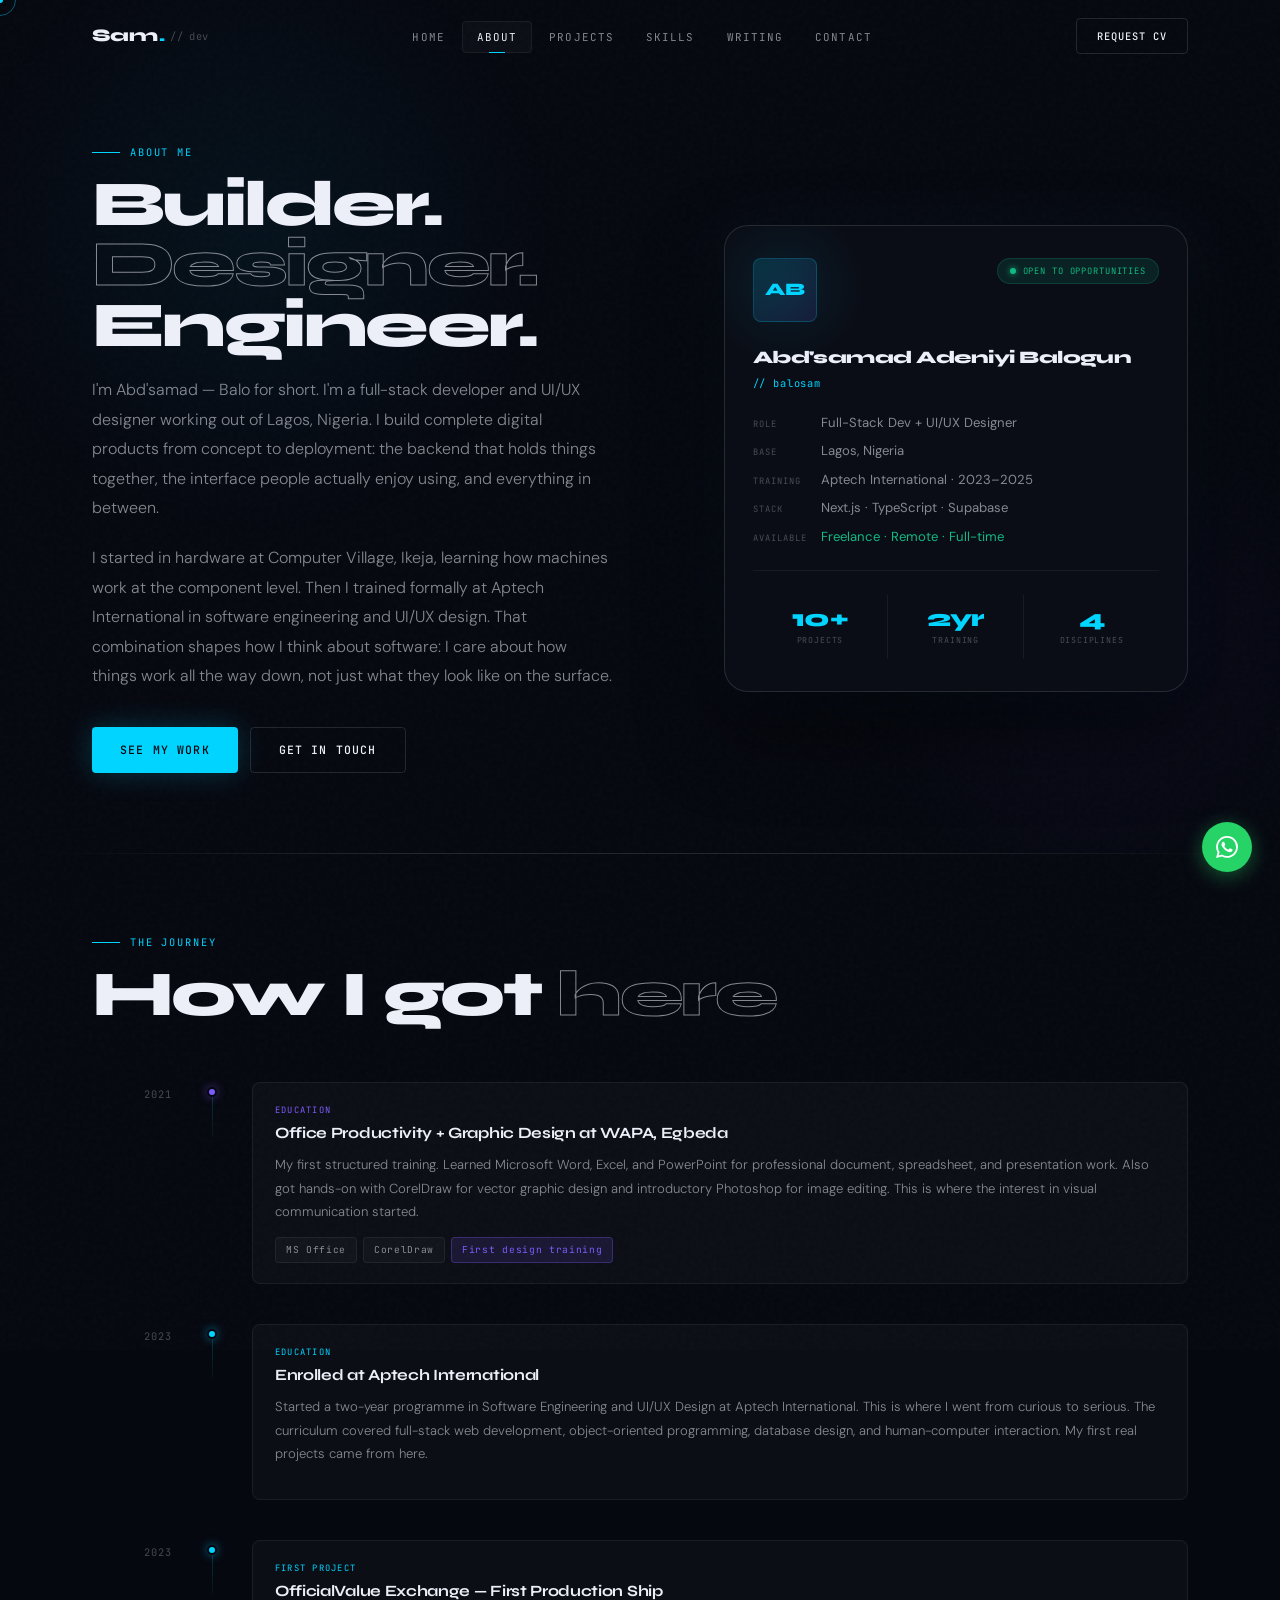
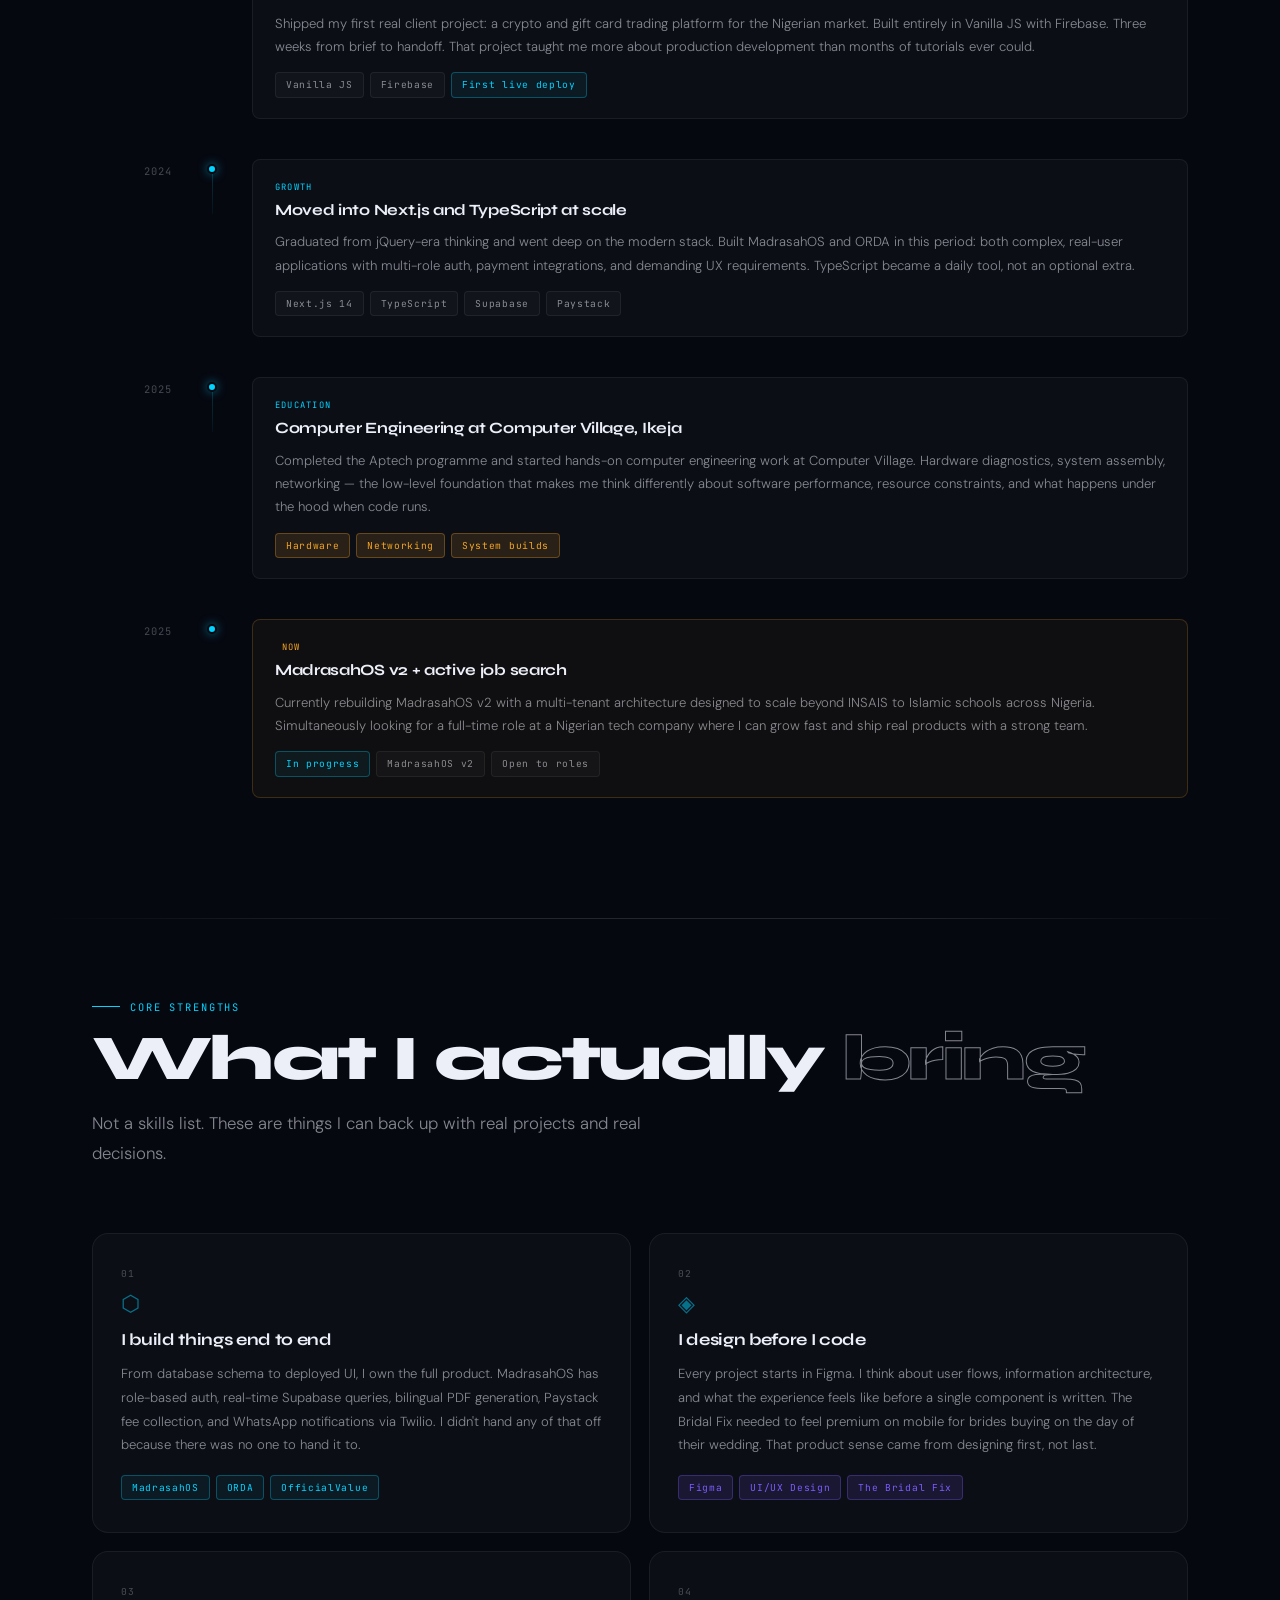
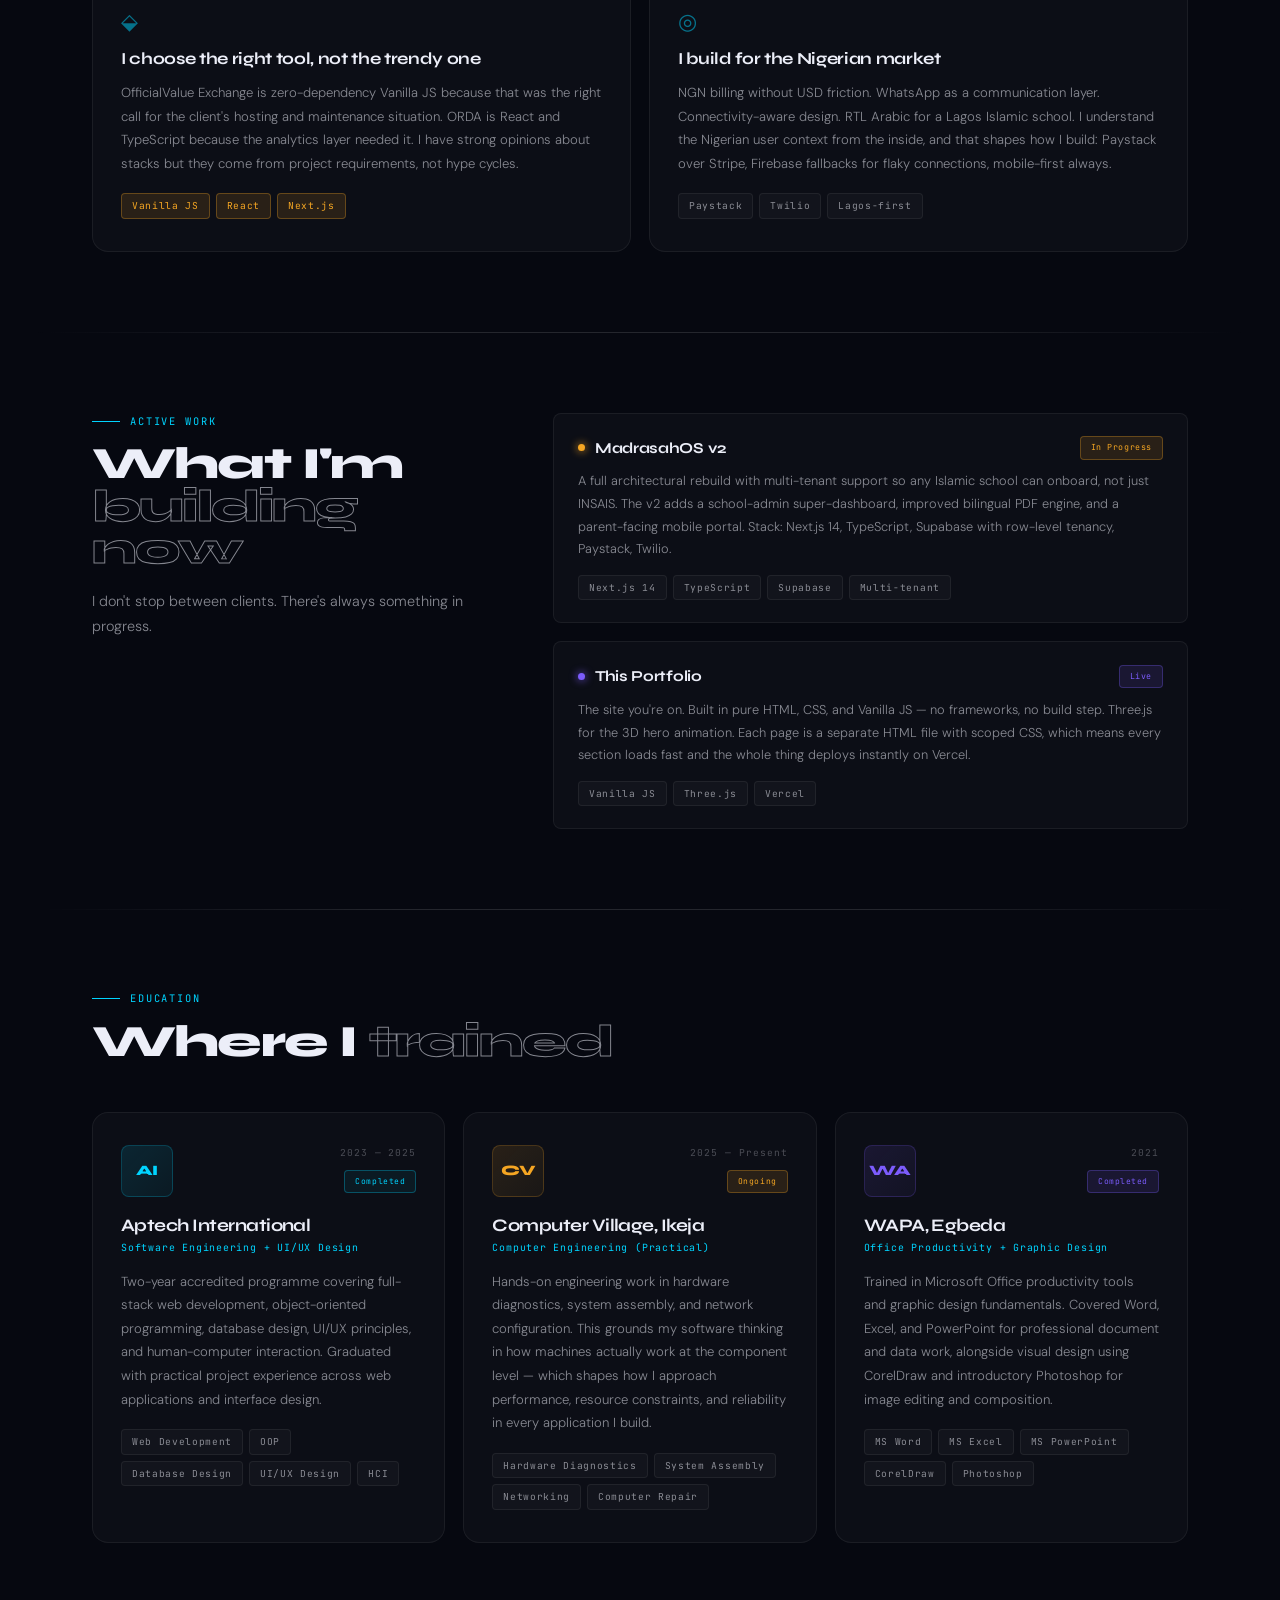
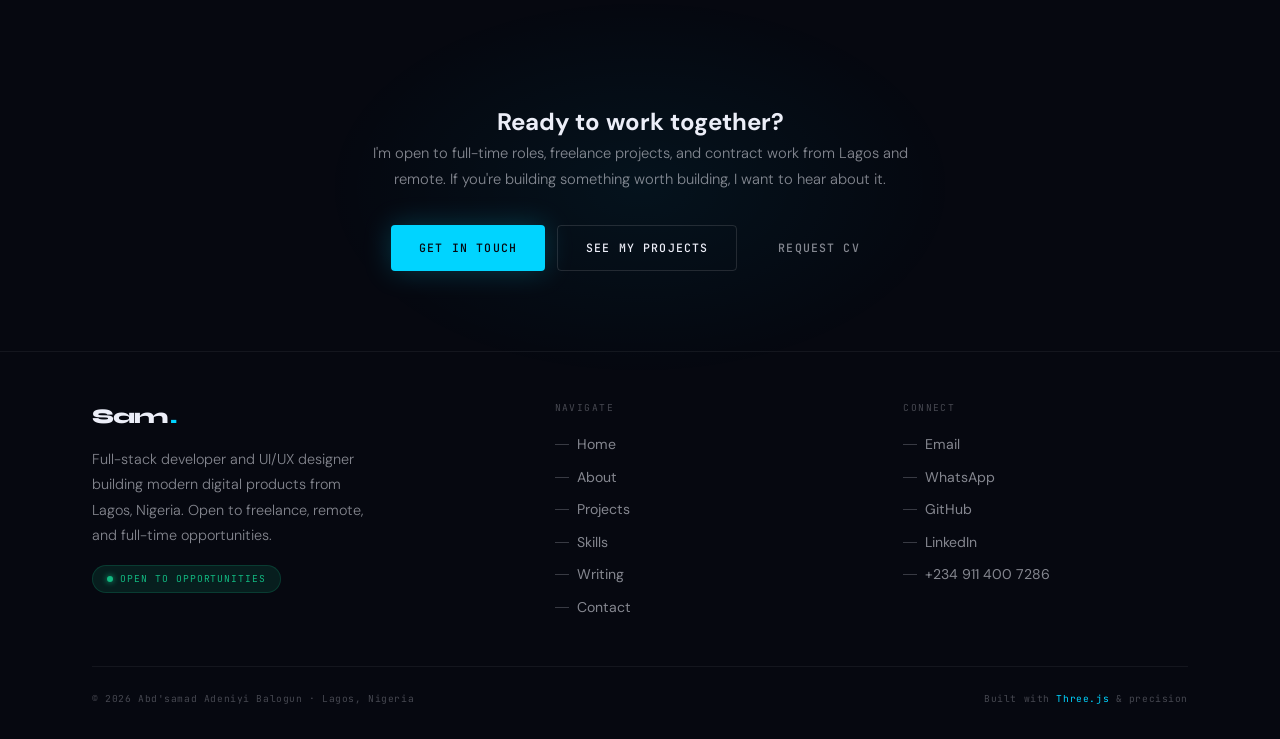
<file: about.html>
<!DOCTYPE html>
<html lang="en">
<head>
  <meta charset="UTF-8" />
  <meta name="viewport" content="width=device-width, initial-scale=1.0" />
  <title>About — Abd'samad Balogun</title>
  <meta name="description" content="About Abd'samad Balogun — full-stack developer, UI/UX designer, and computer engineer based in Lagos, Nigeria. My journey, how I work, and what I'm building." />

  <link rel="icon" href="favicon.svg" type="image/svg+xml">
<link rel="apple-touch-icon" href="favicon.svg">

  <!-- Preconnect -->
  <link rel="preconnect" href="https://fonts.googleapis.com">
  <link rel="preconnect" href="https://fonts.gstatic.com" crossorigin>

  <!-- Styles -->
  <link rel="stylesheet" href="css/global.css">
  <link rel="stylesheet" href="css/about.css">
</head>
<body>

  <!-- SCROLL PROGRESS -->
  <div id="scroll-progress"></div>

  <!-- PAGE TRANSITION OVERLAY -->
  <div class="page-transition"></div>

  <!-- CURSOR -->
  <div class="cursor-dot" id="cursor-dot"></div>
  <div class="cursor-ring" id="cursor-ring"></div>

  <!-- ==================== MOBILE MENU ==================== -->
  <div class="mobile-menu" id="mobile-menu" role="dialog" aria-modal="true" aria-label="Navigation menu">
    <button class="btn-ghost" id="mobile-close" aria-label="Close menu" style="position:absolute;top:24px;right:24px;font-family:var(--font-mono);font-size:0.72rem;letter-spacing:0.08em;border:1px solid var(--border);padding:8px 14px;border-radius:var(--radius-sm);">[ close ]</button>
    <nav>
      <a href="index.html"    class="mobile-menu-link" data-text="Home">Home</a>
      <a href="about.html"    class="mobile-menu-link" data-text="About">About</a>
      <a href="projects.html" class="mobile-menu-link" data-text="Projects">Projects</a>
      <a href="skills.html"   class="mobile-menu-link" data-text="Skills">Skills</a>
      <a href="blog.html"     class="mobile-menu-link" data-text="Writing">Writing</a>
      <a href="contact.html"  class="mobile-menu-link" data-text="Contact">Contact</a>
    </nav>
    <div class="mobile-menu-bottom">
      <button onclick="openCVModal()" class="btn btn-outline" style="width:200px;justify-content:center;">Request CV</button>
      <p class="mobile-menu-status">Available for projects — Lagos, Nigeria</p>
    </div>
  </div>

  <!-- ==================== NAVBAR ==================== -->
  <nav id="nav" role="navigation" aria-label="Main navigation">
    <div class="container nav-inner">
      <a href="index.html" class="nav-logo" aria-label="Abd'samad Balogun home">
        Sam<span class="dot">.</span>
        <span class="tag">// dev</span>
      </a>
      <ul class="nav-links" role="list">
        <li><a href="index.html"    class="nav-link">Home</a></li>
        <li><a href="about.html"    class="nav-link active">About</a></li>
        <li><a href="projects.html" class="nav-link">Projects</a></li>
        <li><a href="skills.html"   class="nav-link">Skills</a></li>
        <li><a href="blog.html"     class="nav-link">Writing</a></li>
        <li><a href="contact.html"  class="nav-link">Contact</a></li>
      </ul>
      <div class="nav-right">
        <button class="nav-cv-btn" onclick="openCVModal()">Request CV</button>
        <button class="nav-hamburger" id="nav-hamburger" aria-label="Open menu" aria-expanded="false">
          <span></span><span></span><span></span>
        </button>
      </div>
    </div>
  </nav>

  <!-- ==================== PAGE ==================== -->
  <div class="page">

    <!-- ============ HERO ============ -->
    <section id="about-hero">
      <div class="about-hero-glow-1" aria-hidden="true"></div>
      <div class="about-hero-glow-2" aria-hidden="true"></div>

      <div class="container">
        <div class="about-hero-grid">

          <!-- Left: text -->
          <div class="about-hero-left">
            <div class="sec-eyebrow reveal">About Me</div>
            <h1 class="sec-title reveal delay-1">
              Builder.<br>
              <span class="outline">Designer.</span><br>
              Engineer.
            </h1>
            <p class="about-intro reveal delay-2">
              I'm Abd'samad — Balo for short. I'm a full-stack developer and UI/UX designer working out of Lagos, Nigeria. I build complete digital products from concept to deployment: the backend that holds things together, the interface people actually enjoy using, and everything in between.
            </p>
            <p class="about-intro reveal delay-3">
              I started in hardware at Computer Village, Ikeja, learning how machines work at the component level. Then I trained formally at Aptech International in software engineering and UI/UX design. That combination shapes how I think about software: I care about how things work all the way down, not just what they look like on the surface.
            </p>
            <div class="about-hero-actions reveal delay-4">
              <a href="projects.html" class="btn btn-primary">See My Work</a>
              <a href="contact.html"  class="btn btn-outline">Get In Touch</a>
            </div>
          </div>

          <!-- Right: identity card -->
          <div class="about-hero-right reveal delay-2">
            <div class="about-id-card">
              <div class="id-card-top">
                <div class="id-avatar" aria-hidden="true">
                  <span>AB</span>
                </div>
                <div class="id-card-badge">
                  <span class="status-dot"></span>
                  Open to Opportunities
                </div>
              </div>

              <div class="id-card-name">
                <div class="id-name-full">Abd'samad Adeniyi Balogun</div>
                <div class="id-name-handle">// balosam</div>
              </div>

              <div class="id-card-meta">
                <div class="id-meta-row">
                  <span class="id-meta-label">Role</span>
                  <span class="id-meta-val">Full-Stack Dev + UI/UX Designer</span>
                </div>
                <div class="id-meta-row">
                  <span class="id-meta-label">Base</span>
                  <span class="id-meta-val">Lagos, Nigeria</span>
                </div>
                <div class="id-meta-row">
                  <span class="id-meta-label">Training</span>
                  <span class="id-meta-val">Aptech International · 2023–2025</span>
                </div>
                <div class="id-meta-row">
                  <span class="id-meta-label">Stack</span>
                  <span class="id-meta-val">Next.js · TypeScript · Supabase</span>
                </div>
                <div class="id-meta-row">
                  <span class="id-meta-label">Available</span>
                  <span class="id-meta-val id-meta-green">Freelance · Remote · Full-time</span>
                </div>
              </div>

              <div class="id-card-stats">
                <div class="id-stat">
                  <div class="id-stat-val">10+</div>
                  <div class="id-stat-label">Projects</div>
                </div>
                <div class="id-stat">
                  <div class="id-stat-val">2yr</div>
                  <div class="id-stat-label">Training</div>
                </div>
                <div class="id-stat">
                  <div class="id-stat-val">4</div>
                  <div class="id-stat-label">Disciplines</div>
                </div>
              </div>
            </div>
          </div>

        </div>
      </div>
    </section>

    <!-- ============ TIMELINE ============ -->
    <div class="divider"></div>
    <section id="about-timeline">
      <div class="container">
        <div class="sec-eyebrow reveal">The Journey</div>
        <h2 class="sec-title reveal delay-1">
          How I got <span class="outline">here</span>
        </h2>

        <div class="timeline-wrap">

          <!-- Entry 0 — WAPA -->
          <div class="timeline-entry reveal">
            <div class="timeline-left">
              <div class="tl-year">2021</div>
            </div>
            <div class="timeline-connector" aria-hidden="true">
              <div class="tl-dot tl-dot-violet"></div>
              <div class="tl-line"></div>
            </div>
            <div class="timeline-right">
              <div class="tl-card">
                <div class="tl-card-label tl-card-label-violet">Education</div>
                <div class="tl-card-title">Office Productivity + Graphic Design at WAPA, Egbeda</div>
                <p class="tl-card-desc">
                  My first structured training. Learned Microsoft Word, Excel, and PowerPoint for professional document, spreadsheet, and presentation work. Also got hands-on with CorelDraw for vector graphic design and introductory Photoshop for image editing. This is where the interest in visual communication started.
                </p>
                <div class="tl-card-chips">
                  <span class="chip">MS Office</span>
                  <span class="chip">CorelDraw</span>
                  <span class="chip chip-violet">First design training</span>
                </div>
              </div>
            </div>
          </div>

          <!-- Entry 1 -->
          <div class="timeline-entry reveal delay-1">
            <div class="timeline-left">
              <div class="tl-year">2023</div>
            </div>
            <div class="timeline-connector" aria-hidden="true">
              <div class="tl-dot"></div>
              <div class="tl-line"></div>
            </div>
            <div class="timeline-right">
              <div class="tl-card">
                <div class="tl-card-label">Education</div>
                <div class="tl-card-title">Enrolled at Aptech International</div>
                <p class="tl-card-desc">
                  Started a two-year programme in Software Engineering and UI/UX Design at Aptech International. This is where I went from curious to serious. The curriculum covered full-stack web development, object-oriented programming, database design, and human-computer interaction. My first real projects came from here.
                </p>
              </div>
            </div>
          </div>

          <!-- Entry 2 -->
          <div class="timeline-entry reveal delay-1">
            <div class="timeline-left">
              <div class="tl-year">2023</div>
            </div>
            <div class="timeline-connector" aria-hidden="true">
              <div class="tl-dot"></div>
              <div class="tl-line"></div>
            </div>
            <div class="timeline-right">
              <div class="tl-card">
                <div class="tl-card-label">First Project</div>
                <div class="tl-card-title">OfficialValue Exchange — First Production Ship</div>
                <p class="tl-card-desc">
                  Shipped my first real client project: a crypto and gift card trading platform for the Nigerian market. Built entirely in Vanilla JS with Firebase. Three weeks from brief to handoff. That project taught me more about production development than months of tutorials ever could.
                </p>
                <div class="tl-card-chips">
                  <span class="chip">Vanilla JS</span>
                  <span class="chip">Firebase</span>
                  <span class="chip chip-cyan">First live deploy</span>
                </div>
              </div>
            </div>
          </div>

          <!-- Entry 3 -->
          <div class="timeline-entry reveal delay-2">
            <div class="timeline-left">
              <div class="tl-year">2024</div>
            </div>
            <div class="timeline-connector" aria-hidden="true">
              <div class="tl-dot"></div>
              <div class="tl-line"></div>
            </div>
            <div class="timeline-right">
              <div class="tl-card">
                <div class="tl-card-label">Growth</div>
                <div class="tl-card-title">Moved into Next.js and TypeScript at scale</div>
                <p class="tl-card-desc">
                  Graduated from jQuery-era thinking and went deep on the modern stack. Built MadrasahOS and ORDA in this period: both complex, real-user applications with multi-role auth, payment integrations, and demanding UX requirements. TypeScript became a daily tool, not an optional extra.
                </p>
                <div class="tl-card-chips">
                  <span class="chip">Next.js 14</span>
                  <span class="chip">TypeScript</span>
                  <span class="chip">Supabase</span>
                  <span class="chip">Paystack</span>
                </div>
              </div>
            </div>
          </div>

          <!-- Entry 4 -->
          <div class="timeline-entry reveal delay-3">
            <div class="timeline-left">
              <div class="tl-year">2025</div>
            </div>
            <div class="timeline-connector" aria-hidden="true">
              <div class="tl-dot"></div>
              <div class="tl-line"></div>
            </div>
            <div class="timeline-right">
              <div class="tl-card">
                <div class="tl-card-label">Education</div>
                <div class="tl-card-title">Computer Engineering at Computer Village, Ikeja</div>
                <p class="tl-card-desc">
                  Completed the Aptech programme and started hands-on computer engineering work at Computer Village. Hardware diagnostics, system assembly, networking — the low-level foundation that makes me think differently about software performance, resource constraints, and what happens under the hood when code runs.
                </p>
                <div class="tl-card-chips">
                  <span class="chip chip-amber">Hardware</span>
                  <span class="chip chip-amber">Networking</span>
                  <span class="chip chip-amber">System builds</span>
                </div>
              </div>
            </div>
          </div>

          <!-- Entry 5 -->
          <div class="timeline-entry reveal delay-4">
            <div class="timeline-left">
              <div class="tl-year">2025</div>
            </div>
            <div class="timeline-connector" aria-hidden="true">
              <div class="tl-dot"></div>
              <div class="tl-line last"></div>
            </div>
            <div class="timeline-right">
              <div class="tl-card tl-card-active">
                <div class="tl-card-label-active">
                  <span class="building-dot"></span>
                  Now
                </div>
                <div class="tl-card-title">MadrasahOS v2 + active job search</div>
                <p class="tl-card-desc">
                  Currently rebuilding MadrasahOS v2 with a multi-tenant architecture designed to scale beyond INSAIS to Islamic schools across Nigeria. Simultaneously looking for a full-time role at a Nigerian tech company where I can grow fast and ship real products with a strong team.
                </p>
                <div class="tl-card-chips">
                  <span class="chip chip-cyan">In progress</span>
                  <span class="chip">MadrasahOS v2</span>
                  <span class="chip">Open to roles</span>
                </div>
              </div>
            </div>
          </div>

        </div>
      </div>
    </section>

    <!-- ============ STRENGTHS ============ -->
    <div class="divider"></div>
    <section id="about-strengths">
      <div class="container">
        <div class="sec-eyebrow reveal">Core Strengths</div>
        <h2 class="sec-title reveal delay-1">
          What I actually <span class="outline">bring</span>
        </h2>
        <p class="sec-sub reveal delay-2">
          Not a skills list. These are things I can back up with real projects and real decisions.
        </p>

        <div class="strengths-grid">

          <div class="strength-card reveal glass">
            <div class="strength-number">01</div>
            <div class="strength-icon" aria-hidden="true">⬡</div>
            <h3 class="strength-title">I build things end to end</h3>
            <p class="strength-desc">
              From database schema to deployed UI, I own the full product. MadrasahOS has role-based auth, real-time Supabase queries, bilingual PDF generation, Paystack fee collection, and WhatsApp notifications via Twilio. I didn't hand any of that off because there was no one to hand it to.
            </p>
            <div class="strength-evidence">
              <span class="chip chip-cyan">MadrasahOS</span>
              <span class="chip chip-cyan">ORDA</span>
              <span class="chip chip-cyan">OfficialValue</span>
            </div>
          </div>

          <div class="strength-card reveal delay-1 glass">
            <div class="strength-number">02</div>
            <div class="strength-icon" aria-hidden="true">◈</div>
            <h3 class="strength-title">I design before I code</h3>
            <p class="strength-desc">
              Every project starts in Figma. I think about user flows, information architecture, and what the experience feels like before a single component is written. The Bridal Fix needed to feel premium on mobile for brides buying on the day of their wedding. That product sense came from designing first, not last.
            </p>
            <div class="strength-evidence">
              <span class="chip chip-violet">Figma</span>
              <span class="chip chip-violet">UI/UX Design</span>
              <span class="chip chip-violet">The Bridal Fix</span>
            </div>
          </div>

          <div class="strength-card reveal delay-2 glass">
            <div class="strength-number">03</div>
            <div class="strength-icon" aria-hidden="true">⬙</div>
            <h3 class="strength-title">I choose the right tool, not the trendy one</h3>
            <p class="strength-desc">
              OfficialValue Exchange is zero-dependency Vanilla JS because that was the right call for the client's hosting and maintenance situation. ORDA is React and TypeScript because the analytics layer needed it. I have strong opinions about stacks but they come from project requirements, not hype cycles.
            </p>
            <div class="strength-evidence">
              <span class="chip chip-amber">Vanilla JS</span>
              <span class="chip chip-amber">React</span>
              <span class="chip chip-amber">Next.js</span>
            </div>
          </div>

          <div class="strength-card reveal delay-3 glass">
            <div class="strength-number">04</div>
            <div class="strength-icon" aria-hidden="true">◎</div>
            <h3 class="strength-title">I build for the Nigerian market</h3>
            <p class="strength-desc">
              NGN billing without USD friction. WhatsApp as a communication layer. Connectivity-aware design. RTL Arabic for a Lagos Islamic school. I understand the Nigerian user context from the inside, and that shapes how I build: Paystack over Stripe, Firebase fallbacks for flaky connections, mobile-first always.
            </p>
            <div class="strength-evidence">
              <span class="chip">Paystack</span>
              <span class="chip">Twilio</span>
              <span class="chip">Lagos-first</span>
            </div>
          </div>

        </div>
      </div>
    </section>

    <!-- ============ CURRENTLY BUILDING ============ -->
    <div class="divider"></div>
    <section id="about-building">
      <div class="container">
        <div class="about-building-inner">
          <div class="about-building-left">
            <div class="sec-eyebrow reveal">Active Work</div>
            <h2 class="sec-title reveal delay-1" style="font-size:clamp(1.8rem,3.5vw,2.8rem);">
              What I'm <span class="outline">building now</span>
            </h2>
            <p class="about-building-desc reveal delay-2">
              I don't stop between clients. There's always something in progress.
            </p>
          </div>
          <div class="about-building-right">

            <div class="building-item reveal">
              <div class="building-item-header">
                <div class="building-item-dot"></div>
                <div class="building-item-title">MadrasahOS v2</div>
                <span class="chip chip-amber" style="font-size:0.52rem;">In Progress</span>
              </div>
              <p class="building-item-desc">
                A full architectural rebuild with multi-tenant support so any Islamic school can onboard, not just INSAIS. The v2 adds a school-admin super-dashboard, improved bilingual PDF engine, and a parent-facing mobile portal. Stack: Next.js 14, TypeScript, Supabase with row-level tenancy, Paystack, Twilio.
              </p>
              <div class="building-item-stack">
                <span class="chip">Next.js 14</span>
                <span class="chip">TypeScript</span>
                <span class="chip">Supabase</span>
                <span class="chip">Multi-tenant</span>
              </div>
            </div>

            <div class="building-item reveal delay-1">
              <div class="building-item-header">
                <div class="building-item-dot building-item-dot-violet"></div>
                <div class="building-item-title">This Portfolio</div>
                <span class="chip chip-violet" style="font-size:0.52rem;">Live</span>
              </div>
              <p class="building-item-desc">
                The site you're on. Built in pure HTML, CSS, and Vanilla JS — no frameworks, no build step. Three.js for the 3D hero animation. Each page is a separate HTML file with scoped CSS, which means every section loads fast and the whole thing deploys instantly on Vercel.
              </p>
              <div class="building-item-stack">
                <span class="chip">Vanilla JS</span>
                <span class="chip">Three.js</span>
                <span class="chip">Vercel</span>
              </div>
            </div>

          </div>
        </div>
      </div>
    </section>

    <!-- ============ EDUCATION / CERTIFICATIONS ============ -->
    <div class="divider"></div>
    <section id="about-education">
      <div class="container">
        <div class="sec-eyebrow reveal">Education</div>
        <h2 class="sec-title reveal delay-1" style="font-size:clamp(1.8rem,3.5vw,2.8rem);">
          Where I <span class="outline">trained</span>
        </h2>

        <div class="education-grid">

          <!-- Aptech -->
          <div class="edu-card reveal glass">
            <div class="edu-card-top">
              <div class="edu-logo-wrap" aria-hidden="true">
                <span class="edu-logo-text">AI</span>
              </div>
              <div class="edu-card-period">
                <div class="edu-period-year">2023 — 2025</div>
                <div class="edu-period-status">
                  <span class="chip chip-cyan" style="font-size:0.5rem;">Completed</span>
                </div>
              </div>
            </div>
            <h3 class="edu-card-title">Aptech International</h3>
            <div class="edu-card-programme">Software Engineering + UI/UX Design</div>
            <p class="edu-card-desc">
              Two-year accredited programme covering full-stack web development, object-oriented programming, database design, UI/UX principles, and human-computer interaction. Graduated with practical project experience across web applications and interface design.
            </p>
            <div class="edu-card-subjects">
              <span class="chip">Web Development</span>
              <span class="chip">OOP</span>
              <span class="chip">Database Design</span>
              <span class="chip">UI/UX Design</span>
              <span class="chip">HCI</span>
            </div>
          </div>

          <!-- Computer Village -->
          <div class="edu-card reveal delay-1 glass">
            <div class="edu-card-top">
              <div class="edu-logo-wrap edu-logo-wrap-amber" aria-hidden="true">
                <span class="edu-logo-text">CV</span>
              </div>
              <div class="edu-card-period">
                <div class="edu-period-year">2025 — Present</div>
                <div class="edu-period-status">
                  <span class="chip chip-amber" style="font-size:0.5rem;">Ongoing</span>
                </div>
              </div>
            </div>
            <h3 class="edu-card-title">Computer Village, Ikeja</h3>
            <div class="edu-card-programme">Computer Engineering (Practical)</div>
            <p class="edu-card-desc">
              Hands-on engineering work in hardware diagnostics, system assembly, and network configuration. This grounds my software thinking in how machines actually work at the component level — which shapes how I approach performance, resource constraints, and reliability in every application I build.
            </p>
            <div class="edu-card-subjects">
              <span class="chip">Hardware Diagnostics</span>
              <span class="chip">System Assembly</span>
              <span class="chip">Networking</span>
              <span class="chip">Computer Repair</span>
            </div>
          </div>

          <!-- WAPA Egbeda -->
          <div class="edu-card reveal delay-2 glass">
            <div class="edu-card-top">
              <div class="edu-logo-wrap edu-logo-wrap-violet" aria-hidden="true">
                <span class="edu-logo-text">WA</span>
              </div>
              <div class="edu-card-period">
                <div class="edu-period-year">2021</div>
                <div class="edu-period-status">
                  <span class="chip chip-violet" style="font-size:0.5rem;">Completed</span>
                </div>
              </div>
            </div>
            <h3 class="edu-card-title">WAPA, Egbeda</h3>
            <div class="edu-card-programme edu-card-programme-violet">Office Productivity + Graphic Design</div>
            <p class="edu-card-desc">
              Trained in Microsoft Office productivity tools and graphic design fundamentals. Covered Word, Excel, and PowerPoint for professional document and data work, alongside visual design using CorelDraw and introductory Photoshop for image editing and composition.
            </p>
            <div class="edu-card-subjects">
              <span class="chip">MS Word</span>
              <span class="chip">MS Excel</span>
              <span class="chip">MS PowerPoint</span>
              <span class="chip">CorelDraw</span>
              <span class="chip">Photoshop</span>
            </div>
          </div>

        </div>
      </div>
    </section>

    <!-- ============ CTA ============ -->
    <section id="about-cta">
      <div class="about-cta-glow" aria-hidden="true"></div>
      <div class="container">
        <div class="about-cta-inner reveal">
          <h2 class="cta-title">
            Ready to work <span class="outline">together?</span>
          </h2>
          <p class="about-cta-sub">
            I'm open to full-time roles, freelance projects, and contract work from Lagos and remote.
            If you're building something worth building, I want to hear about it.
          </p>
          <div class="about-cta-actions">
            <a href="contact.html"  class="btn btn-primary">Get In Touch</a>
            <a href="projects.html" class="btn btn-outline">See My Projects</a>
            <button onclick="openCVModal()" class="btn btn-ghost">Request CV</button>
          </div>
        </div>
      </div>
    </section>

  </div>
  <!-- END PAGE -->

  <!-- ==================== FOOTER ==================== -->
  <footer>
    <div class="container">
      <div class="footer-inner">
        <div class="footer-brand">
          <a href="index.html" class="footer-logo">Sam<span class="dot">.</span></a>
          <p class="footer-tagline">
            Full-stack developer and UI/UX designer building modern digital products from Lagos, Nigeria.
            Open to freelance, remote, and full-time opportunities.
          </p>
          <span class="status-badge">
            <span class="status-dot"></span>
            Open to Opportunities
          </span>
        </div>
        <div>
          <p class="footer-col-title">Navigate</p>
          <ul class="footer-links" role="list">
            <li><a href="index.html"    class="footer-link">Home</a></li>
            <li><a href="about.html"    class="footer-link">About</a></li>
            <li><a href="projects.html" class="footer-link">Projects</a></li>
            <li><a href="skills.html"   class="footer-link">Skills</a></li>
            <li><a href="blog.html"     class="footer-link">Writing</a></li>
            <li><a href="contact.html"  class="footer-link">Contact</a></li>
          </ul>
        </div>
        <div>
          <p class="footer-col-title">Connect</p>
          <ul class="footer-links" role="list">
            <li><a href="/cdn-cgi/l/email-protection#fa989b96959d8f949b989e899b979b9eccba9d979b9396d4999597" class="footer-link">Email</a></li>
            <li><a href="https://wa.me/2349114007286" target="_blank" rel="noopener" class="footer-link">WhatsApp</a></li>
            <li><a href="https://github.com/balosam"  target="_blank" rel="noopener" class="footer-link">GitHub</a></li>
            <li><a href="https://www.linkedin.com/in/balogun-abdsamad" target="_blank" rel="noopener" class="footer-link">LinkedIn</a></li>
            <li><a href="tel:+2349114007286"                                          class="footer-link">+234 911 400 7286</a></li>
          </ul>
        </div>
      </div>
      <div class="footer-bottom">
        <p class="footer-copy">&copy; 2026 Abd'samad Adeniyi Balogun &middot; Lagos, Nigeria</p>
        <p class="footer-made">Built with <span>Three.js</span> &amp; precision</p>
      </div>
    </div>
  </footer>

  <!-- WhatsApp Float -->
  <a href="https://wa.me/2349114007286" target="_blank" rel="noopener" class="wa-float" aria-label="Chat on WhatsApp">
    <svg width="22" height="22" viewBox="0 0 24 24" fill="currentColor">
      <path d="M17.472 14.382c-.297-.149-1.758-.867-2.03-.967-.273-.099-.471-.148-.67.15-.197.297-.767.966-.94 1.164-.173.199-.347.223-.644.075-.297-.15-1.255-.463-2.39-1.475-.883-.788-1.48-1.761-1.653-2.059-.173-.297-.018-.458.13-.606.134-.133.298-.347.446-.52.149-.174.198-.298.298-.497.099-.198.05-.371-.025-.52-.075-.149-.669-1.612-.916-2.207-.242-.579-.487-.5-.669-.51-.173-.008-.371-.01-.57-.01-.198 0-.52.074-.792.372-.272.297-1.04 1.016-1.04 2.479 0 1.462 1.065 2.875 1.213 3.074.149.198 2.096 3.2 5.077 4.487.709.306 1.262.489 1.694.625.712.227 1.36.195 1.871.118.571-.085 1.758-.719 2.006-1.413.248-.694.248-1.289.173-1.413-.074-.124-.272-.198-.57-.347m-5.421 7.403h-.004a9.87 9.87 0 01-5.031-1.378l-.361-.214-3.741.982.998-3.648-.235-.374a9.86 9.86 0 01-1.51-5.26c.001-5.45 4.436-9.884 9.888-9.884 2.64 0 5.122 1.03 6.988 2.898a9.825 9.825 0 012.893 6.994c-.003 5.45-4.437 9.884-9.885 9.884m8.413-18.297A11.815 11.815 0 0012.05 0C5.495 0 .16 5.335.157 11.892c0 2.096.547 4.142 1.588 5.945L.057 24l6.305-1.654a11.882 11.882 0 005.683 1.448h.005c6.554 0 11.89-5.335 11.893-11.893a11.821 11.821 0 00-3.48-8.413Z"/>
    </svg>
  </a>

  <!-- Back to Top -->
  <button id="back-to-top" aria-label="Back to top">↑</button>

  <!-- CV MODAL -->
  <div class="cv-modal-overlay" id="cv-modal" onclick="handleModalOverlay(event)" role="dialog" aria-modal="true" aria-labelledby="cv-modal-title">
    <div class="cv-modal">
      <button class="cv-modal-close" onclick="closeCVModal()" aria-label="Close">[ esc ]</button>
      <div class="cv-modal-eyebrow">Request CV</div>
      <h2 class="cv-modal-title" id="cv-modal-title">How would you like to reach out?</h2>
      <p class="cv-modal-sub">Choose your preferred channel and I'll send my CV right over.</p>
      <div class="cv-modal-options">
        <a href="mailto:balogunabdsamad6@gmail.com?subject=CV%20Request&body=Hi%20Sam%2C%0A%0AI%20came%20across%20your%20portfolio%20and%20would%20like%20to%20request%20a%20copy%20of%20your%20CV.%0A%0AThank%20you."
           class="cv-modal-opt email">
          <span class="cv-opt-icon">📩</span>
          <div class="cv-opt-body">
            <div class="cv-opt-type">Via Email</div>
            <div class="cv-opt-label">Send a formal request</div>
            <div class="cv-opt-val">balogunabdsamad6@gmail.com</div>
          </div>
          <span class="cv-opt-arrow">→</span>
        </a>
        <a href="https://wa.me/2349114007286?text=Hi%20Sam%2C%0A%0AI%20came%20across%20your%20portfolio%20and%20I%27d%20love%20to%20see%20your%20CV.%20Could%20you%20please%20send%20it%3F%0A%0AThanks!"
           target="_blank" rel="noopener"
           class="cv-modal-opt whatsapp">
          <span class="cv-opt-icon">💬</span>
          <div class="cv-opt-body">
            <div class="cv-opt-type">Via WhatsApp</div>
            <div class="cv-opt-label">Quick and direct</div>
            <div class="cv-opt-val">+234 911 400 7286</div>
          </div>
          <span class="cv-opt-arrow">→</span>
        </a>
      </div>
      <p class="cv-modal-note">I typically respond within a few hours &middot; Lagos, Nigeria</p>
    </div>
  </div>

  <!-- SCRIPTS -->
  <script src="js/global.js"></script>

</body>
</html>
</file>
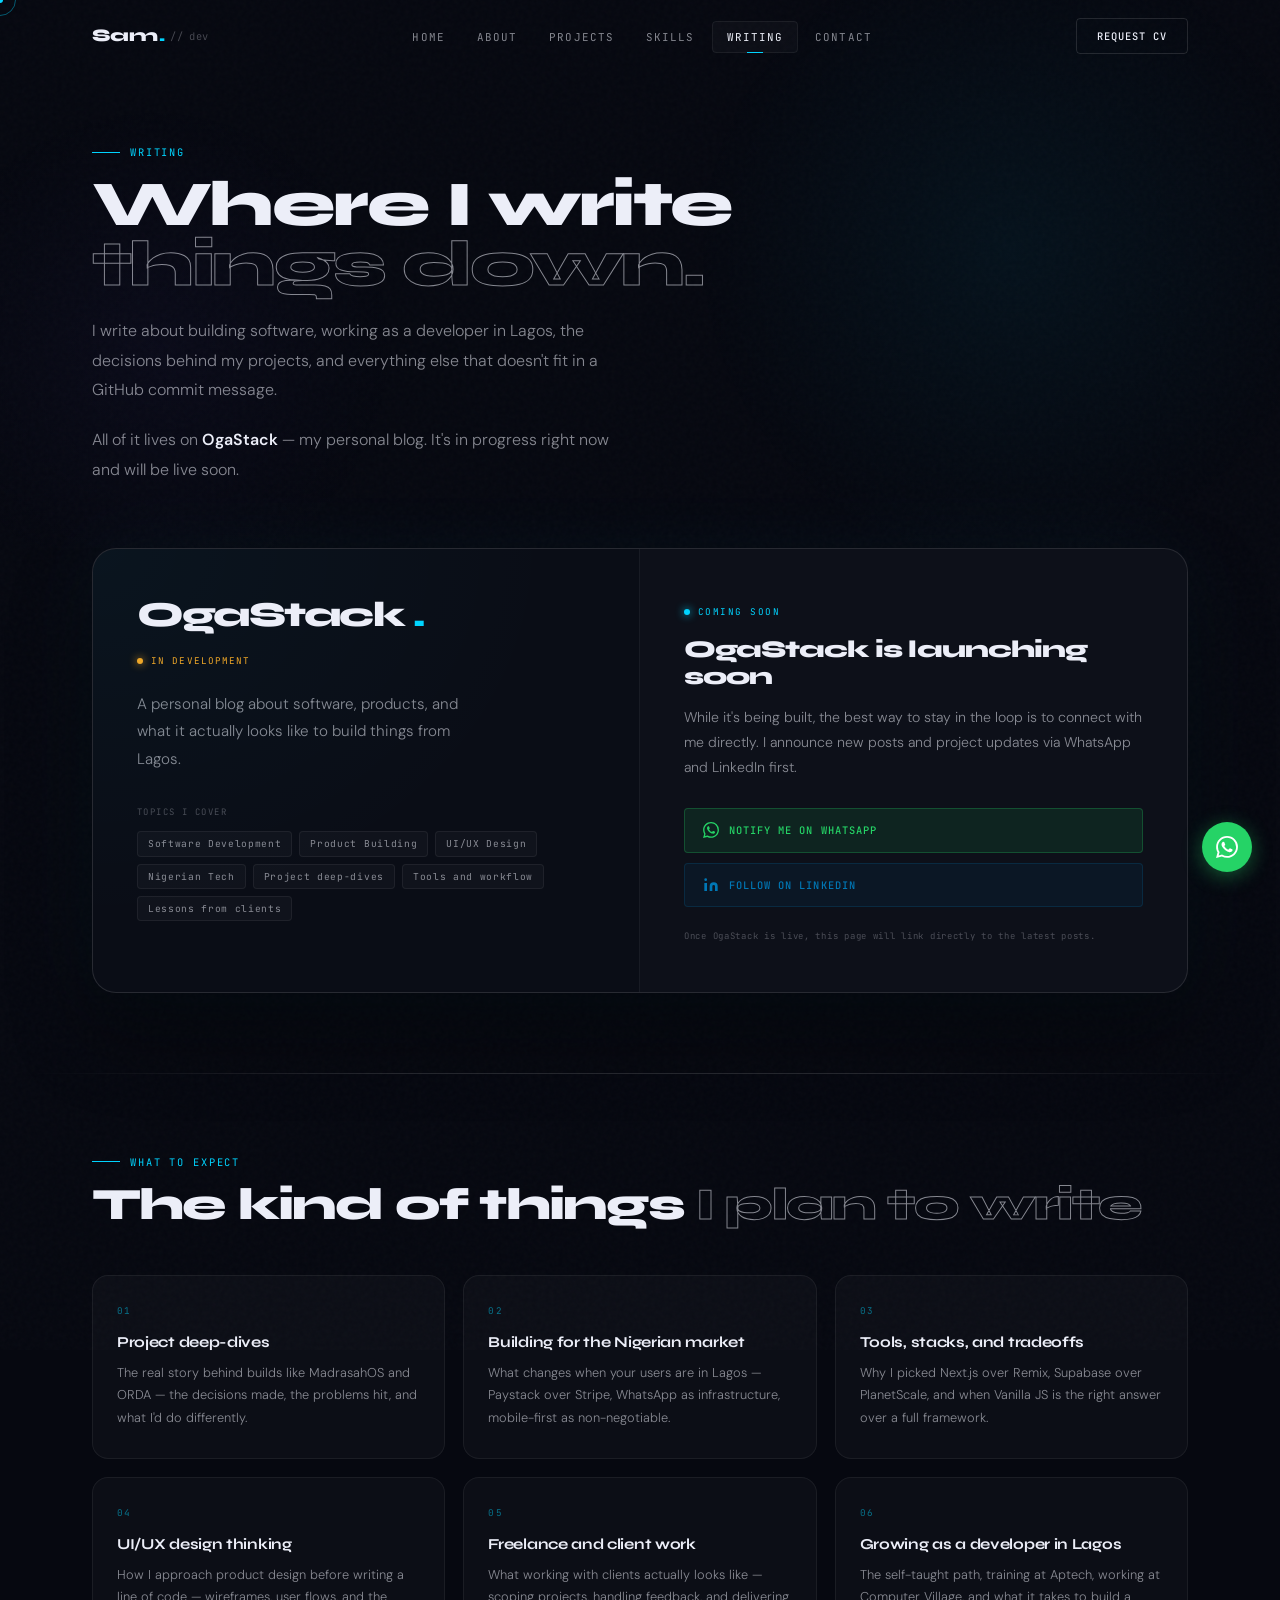
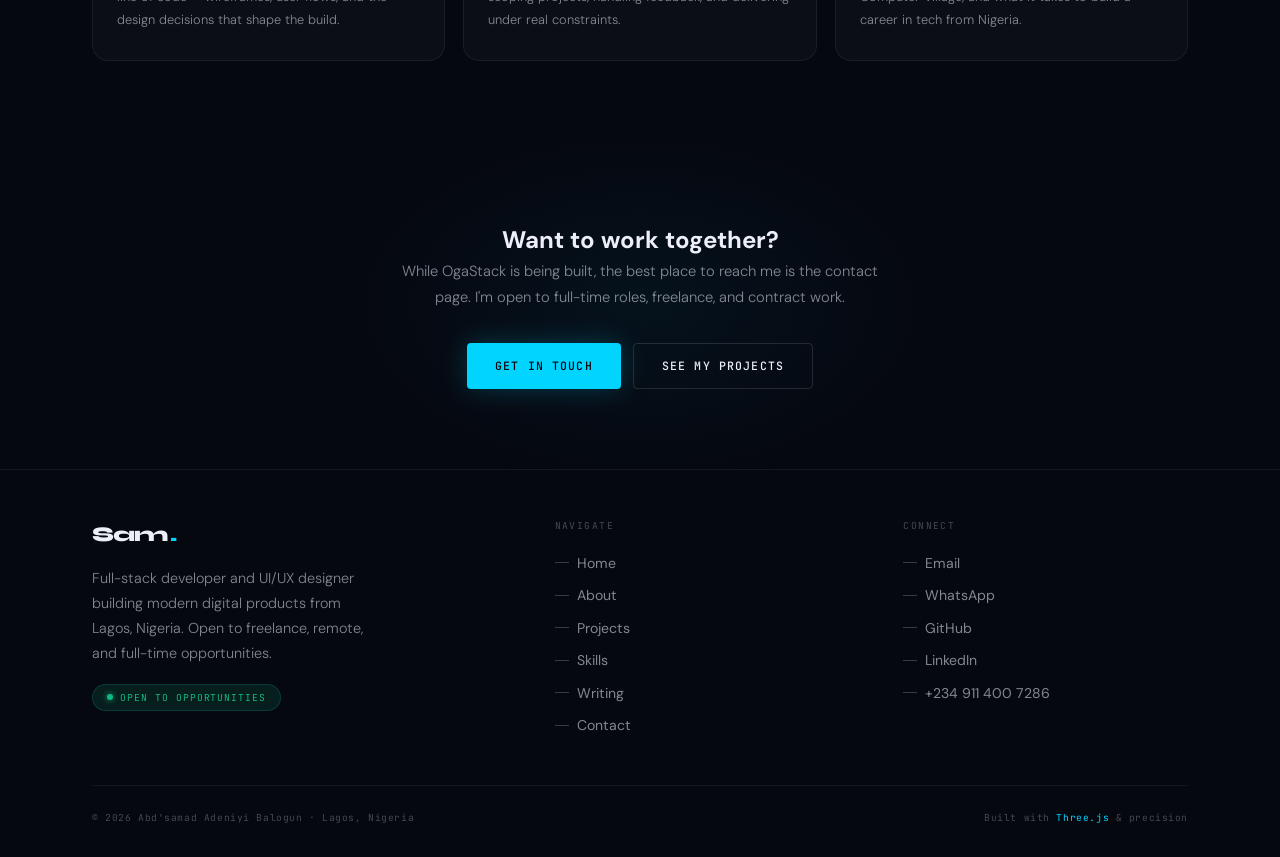
<file: blog.html>
<!DOCTYPE html>
<html lang="en">
<head>
  <meta charset="UTF-8" />
  <meta name="viewport" content="width=device-width, initial-scale=1.0" />
  <title>Writing — Abd'samad Balogun</title>
  <meta name="description" content="Abd'samad Balogun writes about software development, product building, and working as a developer in Lagos, Nigeria — on OgaStack." />

  <link rel="icon" href="favicon.svg" type="image/svg+xml">
<link rel="apple-touch-icon" href="favicon.svg">

  <!-- Preconnect -->
  <link rel="preconnect" href="https://fonts.googleapis.com">
  <link rel="preconnect" href="https://fonts.gstatic.com" crossorigin>

  <!-- Styles -->
  <link rel="stylesheet" href="css/global.css">
  <link rel="stylesheet" href="css/blog.css">
</head>
<body>

  <!-- SCROLL PROGRESS -->
  <div id="scroll-progress"></div>

  <!-- PAGE TRANSITION OVERLAY -->
  <div class="page-transition"></div>

  <!-- CURSOR -->
  <div class="cursor-dot" id="cursor-dot"></div>
  <div class="cursor-ring" id="cursor-ring"></div>

  <!-- ==================== MOBILE MENU ==================== -->
  <div class="mobile-menu" id="mobile-menu" role="dialog" aria-modal="true" aria-label="Navigation menu">
    <button class="btn-ghost" id="mobile-close" aria-label="Close menu" style="position:absolute;top:24px;right:24px;font-family:var(--font-mono);font-size:0.72rem;letter-spacing:0.08em;border:1px solid var(--border);padding:8px 14px;border-radius:var(--radius-sm);">[ close ]</button>
    <nav>
      <a href="index.html"    class="mobile-menu-link" data-text="Home">Home</a>
      <a href="about.html"    class="mobile-menu-link" data-text="About">About</a>
      <a href="projects.html" class="mobile-menu-link" data-text="Projects">Projects</a>
      <a href="skills.html"   class="mobile-menu-link" data-text="Skills">Skills</a>
      <a href="blog.html"     class="mobile-menu-link" data-text="Writing">Writing</a>
      <a href="contact.html"  class="mobile-menu-link" data-text="Contact">Contact</a>
    </nav>
    <div class="mobile-menu-bottom">
      <button onclick="openCVModal()" class="btn btn-outline" style="width:200px;justify-content:center;">Request CV</button>
      <p class="mobile-menu-status">Available for projects — Lagos, Nigeria</p>
    </div>
  </div>

  <!-- ==================== NAVBAR ==================== -->
  <nav id="nav" role="navigation" aria-label="Main navigation">
    <div class="container nav-inner">
      <a href="index.html" class="nav-logo" aria-label="Abd'samad Balogun home">
        Sam<span class="dot">.</span>
        <span class="tag">// dev</span>
      </a>
      <ul class="nav-links" role="list">
        <li><a href="index.html"    class="nav-link">Home</a></li>
        <li><a href="about.html"    class="nav-link">About</a></li>
        <li><a href="projects.html" class="nav-link">Projects</a></li>
        <li><a href="skills.html"   class="nav-link">Skills</a></li>
        <li><a href="blog.html"     class="nav-link active">Writing</a></li>
        <li><a href="contact.html"  class="nav-link">Contact</a></li>
      </ul>
      <div class="nav-right">
        <button class="nav-cv-btn" onclick="openCVModal()">Request CV</button>
        <button class="nav-hamburger" id="nav-hamburger" aria-label="Open menu" aria-expanded="false">
          <span></span><span></span><span></span>
        </button>
      </div>
    </div>
  </nav>

  <!-- ==================== PAGE ==================== -->
  <div class="page">

    <!-- ============ HERO ============ -->
    <section id="blog-hero">
      <div class="blog-hero-glow-1" aria-hidden="true"></div>
      <div class="blog-hero-glow-2" aria-hidden="true"></div>

      <div class="container">
        <div class="blog-hero-inner">
          <div class="sec-eyebrow reveal">Writing</div>
          <h1 class="sec-title reveal delay-1">
            Where I write<br>
            <span class="outline">things down.</span>
          </h1>
          <p class="blog-hero-sub reveal delay-2">
            I write about building software, working as a developer in Lagos, the decisions behind my projects, and everything else that doesn't fit in a GitHub commit message.
          </p>
          <p class="blog-hero-sub reveal delay-3">
            All of it lives on <strong>OgaStack</strong> — my personal blog. It's in progress right now and will be live soon.
          </p>
        </div>
      </div>
    </section>

    <!-- ============ OGASTACK FEATURE ============ -->
    <section id="blog-ogastack">
      <div class="container">

        <div class="ogastack-card reveal">

          <!-- Left: brand -->
          <div class="ogastack-brand">
            <div class="ogastack-logo" aria-hidden="true">
              <span class="oga-logo-text">OgaStack</span>
              <span class="oga-logo-dot">.</span>
            </div>
            <div class="ogastack-status">
              <span class="oga-status-dot"></span>
              <span class="oga-status-text">In development</span>
            </div>
            <p class="ogastack-tagline">
              A personal blog about software, products, and what it actually looks like to build things from Lagos.
            </p>
            <div class="ogastack-topics">
              <div class="oga-topic-label">Topics I cover</div>
              <div class="oga-topic-list">
                <span class="chip">Software Development</span>
                <span class="chip">Product Building</span>
                <span class="chip">UI/UX Design</span>
                <span class="chip">Nigerian Tech</span>
                <span class="chip">Project deep-dives</span>
                <span class="chip">Tools and workflow</span>
                <span class="chip">Lessons from clients</span>
              </div>
            </div>
          </div>

          <!-- Right: coming soon panel -->
          <div class="ogastack-coming">
            <div class="coming-inner">
              <div class="coming-eyebrow">
                <span class="coming-dot"></span>
                Coming Soon
              </div>
              <h2 class="coming-title">OgaStack is launching soon</h2>
              <p class="coming-desc">
                While it's being built, the best way to stay in the loop is to connect with me directly. I announce new posts and project updates via WhatsApp and LinkedIn first.
              </p>

              <div class="coming-actions">
                <a href="https://wa.me/2349114007286?text=Hi%20Sam%2C%20I%20want%20to%20be%20notified%20when%20OgaStack%20launches!" target="_blank" rel="noopener" class="coming-cta coming-cta-wa">
                  <svg width="16" height="16" viewBox="0 0 24 24" fill="currentColor" aria-hidden="true">
                    <path d="M17.472 14.382c-.297-.149-1.758-.867-2.03-.967-.273-.099-.471-.148-.67.15-.197.297-.767.966-.94 1.164-.173.199-.347.223-.644.075-.297-.15-1.255-.463-2.39-1.475-.883-.788-1.48-1.761-1.653-2.059-.173-.297-.018-.458.13-.606.134-.133.298-.347.446-.52.149-.174.198-.298.298-.497.099-.198.05-.371-.025-.52-.075-.149-.669-1.612-.916-2.207-.242-.579-.487-.5-.669-.51-.173-.008-.371-.01-.57-.01-.198 0-.52.074-.792.372-.272.297-1.04 1.016-1.04 2.479 0 1.462 1.065 2.875 1.213 3.074.149.198 2.096 3.2 5.077 4.487.709.306 1.262.489 1.694.625.712.227 1.36.195 1.871.118.571-.085 1.758-.719 2.006-1.413.248-.694.248-1.289.173-1.413-.074-.124-.272-.198-.57-.347m-5.421 7.403h-.004a9.87 9.87 0 01-5.031-1.378l-.361-.214-3.741.982.998-3.648-.235-.374a9.86 9.86 0 01-1.51-5.26c.001-5.45 4.436-9.884 9.888-9.884 2.64 0 5.122 1.03 6.988 2.898a9.825 9.825 0 012.893 6.994c-.003 5.45-4.437 9.884-9.885 9.884m8.413-18.297A11.815 11.815 0 0012.05 0C5.495 0 .16 5.335.157 11.892c0 2.096.547 4.142 1.588 5.945L.057 24l6.305-1.654a11.882 11.882 0 005.683 1.448h.005c6.554 0 11.89-5.335 11.893-11.893a11.821 11.821 0 00-3.48-8.413Z"/>
                  </svg>
                  Notify me on WhatsApp
                </a>
                <a href="https://www.linkedin.com/in/balogun-abdsamad" target="_blank" rel="noopener" class="coming-cta coming-cta-linkedin">
                  <svg width="16" height="16" viewBox="0 0 24 24" fill="currentColor" aria-hidden="true">
                    <path d="M16 8a6 6 0 0 1 6 6v7h-4v-7a2 2 0 0 0-2-2 2 2 0 0 0-2 2v7h-4v-7a6 6 0 0 1 6-6zM2 9h4v12H2z"/><circle cx="4" cy="4" r="2"/>
                  </svg>
                  Follow on LinkedIn
                </a>
              </div>

              <p class="coming-note">
                Once OgaStack is live, this page will link directly to the latest posts.
              </p>
            </div>
          </div>

        </div>

      </div>
    </section>

    <!-- ============ WHAT TO EXPECT ============ -->
    <div class="divider"></div>
    <section id="blog-preview-topics">
      <div class="container">
        <div class="sec-eyebrow reveal">What to expect</div>
        <h2 class="sec-title reveal delay-1" style="font-size:clamp(1.8rem,3.5vw,2.8rem);">
          The kind of things <span class="outline">I plan to write</span>
        </h2>

        <div class="blog-topics-grid">

          <div class="blog-topic-card reveal glass">
            <div class="btc-icon" aria-hidden="true">01</div>
            <h3 class="btc-title">Project deep-dives</h3>
            <p class="btc-desc">The real story behind builds like MadrasahOS and ORDA — the decisions made, the problems hit, and what I'd do differently.</p>
          </div>

          <div class="blog-topic-card reveal delay-1 glass">
            <div class="btc-icon" aria-hidden="true">02</div>
            <h3 class="btc-title">Building for the Nigerian market</h3>
            <p class="btc-desc">What changes when your users are in Lagos — Paystack over Stripe, WhatsApp as infrastructure, mobile-first as non-negotiable.</p>
          </div>

          <div class="blog-topic-card reveal delay-2 glass">
            <div class="btc-icon" aria-hidden="true">03</div>
            <h3 class="btc-title">Tools, stacks, and tradeoffs</h3>
            <p class="btc-desc">Why I picked Next.js over Remix, Supabase over PlanetScale, and when Vanilla JS is the right answer over a full framework.</p>
          </div>

          <div class="blog-topic-card reveal delay-3 glass">
            <div class="btc-icon" aria-hidden="true">04</div>
            <h3 class="btc-title">UI/UX design thinking</h3>
            <p class="btc-desc">How I approach product design before writing a line of code — wireframes, user flows, and the design decisions that shape the build.</p>
          </div>

          <div class="blog-topic-card reveal delay-4 glass">
            <div class="btc-icon" aria-hidden="true">05</div>
            <h3 class="btc-title">Freelance and client work</h3>
            <p class="btc-desc">What working with clients actually looks like — scoping projects, handling feedback, and delivering under real constraints.</p>
          </div>

          <div class="blog-topic-card reveal delay-5 glass">
            <div class="btc-icon" aria-hidden="true">06</div>
            <h3 class="btc-title">Growing as a developer in Lagos</h3>
            <p class="btc-desc">The self-taught path, training at Aptech, working at Computer Village, and what it takes to build a career in tech from Nigeria.</p>
          </div>

        </div>
      </div>
    </section>

    <!-- ============ CTA ============ -->
    <section id="blog-cta">
      <div class="blog-cta-glow" aria-hidden="true"></div>
      <div class="container">
        <div class="blog-cta-inner reveal">
          <h2 class="cta-title">
            Want to work <span class="outline">together?</span>
          </h2>
          <p class="blog-cta-sub">
            While OgaStack is being built, the best place to reach me is the contact page.
            I'm open to full-time roles, freelance, and contract work.
          </p>
          <div class="blog-cta-actions">
            <a href="contact.html"  class="btn btn-primary">Get In Touch</a>
            <a href="projects.html" class="btn btn-outline">See My Projects</a>
          </div>
        </div>
      </div>
    </section>

  </div>
  <!-- END PAGE -->

  <!-- ==================== FOOTER ==================== -->
  <footer>
    <div class="container">
      <div class="footer-inner">
        <div class="footer-brand">
          <a href="index.html" class="footer-logo">Sam<span class="dot">.</span></a>
          <p class="footer-tagline">
            Full-stack developer and UI/UX designer building modern digital products from Lagos, Nigeria.
            Open to freelance, remote, and full-time opportunities.
          </p>
          <span class="status-badge">
            <span class="status-dot"></span>
            Open to Opportunities
          </span>
        </div>
        <div>
          <p class="footer-col-title">Navigate</p>
          <ul class="footer-links" role="list">
            <li><a href="index.html"    class="footer-link">Home</a></li>
            <li><a href="about.html"    class="footer-link">About</a></li>
            <li><a href="projects.html" class="footer-link">Projects</a></li>
            <li><a href="skills.html"   class="footer-link">Skills</a></li>
            <li><a href="blog.html"     class="footer-link">Writing</a></li>
            <li><a href="contact.html"  class="footer-link">Contact</a></li>
          </ul>
        </div>
        <div>
          <p class="footer-col-title">Connect</p>
          <ul class="footer-links" role="list">
            <li><a href="mailto:balogunabdsamad6@gmail.com"                          class="footer-link">Email</a></li>
            <li><a href="https://wa.me/2349114007286" target="_blank" rel="noopener" class="footer-link">WhatsApp</a></li>
            <li><a href="https://github.com/balosam"  target="_blank" rel="noopener" class="footer-link">GitHub</a></li>
            <li><a href="https://www.linkedin.com/in/balogun-abdsamad" target="_blank" rel="noopener" class="footer-link">LinkedIn</a></li>
            <li><a href="tel:+2349114007286"                                          class="footer-link">+234 911 400 7286</a></li>
          </ul>
        </div>
      </div>
      <div class="footer-bottom">
        <p class="footer-copy">&copy; 2026 Abd'samad Adeniyi Balogun &middot; Lagos, Nigeria</p>
        <p class="footer-made">Built with <span>Three.js</span> &amp; precision</p>
      </div>
    </div>
  </footer>

  <!-- WhatsApp Float -->
  <a href="https://wa.me/2349114007286" target="_blank" rel="noopener" class="wa-float" aria-label="Chat on WhatsApp">
    <svg width="22" height="22" viewBox="0 0 24 24" fill="currentColor">
      <path d="M17.472 14.382c-.297-.149-1.758-.867-2.03-.967-.273-.099-.471-.148-.67.15-.197.297-.767.966-.94 1.164-.173.199-.347.223-.644.075-.297-.15-1.255-.463-2.39-1.475-.883-.788-1.48-1.761-1.653-2.059-.173-.297-.018-.458.13-.606.134-.133.298-.347.446-.52.149-.174.198-.298.298-.497.099-.198.05-.371-.025-.52-.075-.149-.669-1.612-.916-2.207-.242-.579-.487-.5-.669-.51-.173-.008-.371-.01-.57-.01-.198 0-.52.074-.792.372-.272.297-1.04 1.016-1.04 2.479 0 1.462 1.065 2.875 1.213 3.074.149.198 2.096 3.2 5.077 4.487.709.306 1.262.489 1.694.625.712.227 1.36.195 1.871.118.571-.085 1.758-.719 2.006-1.413.248-.694.248-1.289.173-1.413-.074-.124-.272-.198-.57-.347m-5.421 7.403h-.004a9.87 9.87 0 01-5.031-1.378l-.361-.214-3.741.982.998-3.648-.235-.374a9.86 9.86 0 01-1.51-5.26c.001-5.45 4.436-9.884 9.888-9.884 2.64 0 5.122 1.03 6.988 2.898a9.825 9.825 0 012.893 6.994c-.003 5.45-4.437 9.884-9.885 9.884m8.413-18.297A11.815 11.815 0 0012.05 0C5.495 0 .16 5.335.157 11.892c0 2.096.547 4.142 1.588 5.945L.057 24l6.305-1.654a11.882 11.882 0 005.683 1.448h.005c6.554 0 11.89-5.335 11.893-11.893a11.821 11.821 0 00-3.48-8.413Z"/>
    </svg>
  </a>

  <!-- Back to Top -->
  <button id="back-to-top" aria-label="Back to top">↑</button>

  <!-- CV MODAL -->
  <div class="cv-modal-overlay" id="cv-modal" onclick="handleModalOverlay(event)" role="dialog" aria-modal="true" aria-labelledby="cv-modal-title">
    <div class="cv-modal">
      <button class="cv-modal-close" onclick="closeCVModal()" aria-label="Close">[ esc ]</button>
      <div class="cv-modal-eyebrow">Request CV</div>
      <h2 class="cv-modal-title" id="cv-modal-title">How would you like to reach out?</h2>
      <p class="cv-modal-sub">Choose your preferred channel and I'll send my CV right over.</p>
      <div class="cv-modal-options">
        <a href="mailto:balogunabdsamad6@gmail.com?subject=CV%20Request&body=Hi%20Sam%2C%0A%0AI%20came%20across%20your%20portfolio%20and%20would%20like%20to%20request%20a%20copy%20of%20your%20CV.%0A%0AThank%20you."
           class="cv-modal-opt email">
          <span class="cv-opt-icon">📩</span>
          <div class="cv-opt-body">
            <div class="cv-opt-type">Via Email</div>
            <div class="cv-opt-label">Send a formal request</div>
            <div class="cv-opt-val">balogunabdsamad6@gmail.com</div>
          </div>
          <span class="cv-opt-arrow">→</span>
        </a>
        <a href="https://wa.me/2349114007286?text=Hi%20Sam%2C%0A%0AI%20came%20across%20your%20portfolio%20and%20I%27d%20love%20to%20see%20your%20CV.%20Could%20you%20please%20send%20it%3F%0A%0AThanks!"
           target="_blank" rel="noopener"
           class="cv-modal-opt whatsapp">
          <span class="cv-opt-icon">💬</span>
          <div class="cv-opt-body">
            <div class="cv-opt-type">Via WhatsApp</div>
            <div class="cv-opt-label">Quick and direct</div>
            <div class="cv-opt-val">+234 911 400 7286</div>
          </div>
          <span class="cv-opt-arrow">→</span>
        </a>
      </div>
      <p class="cv-modal-note">I typically respond within a few hours &middot; Lagos, Nigeria</p>
    </div>
  </div>

  <!-- SCRIPTS -->
  <script src="js/global.js"></script>

</body>
</html>
</file>
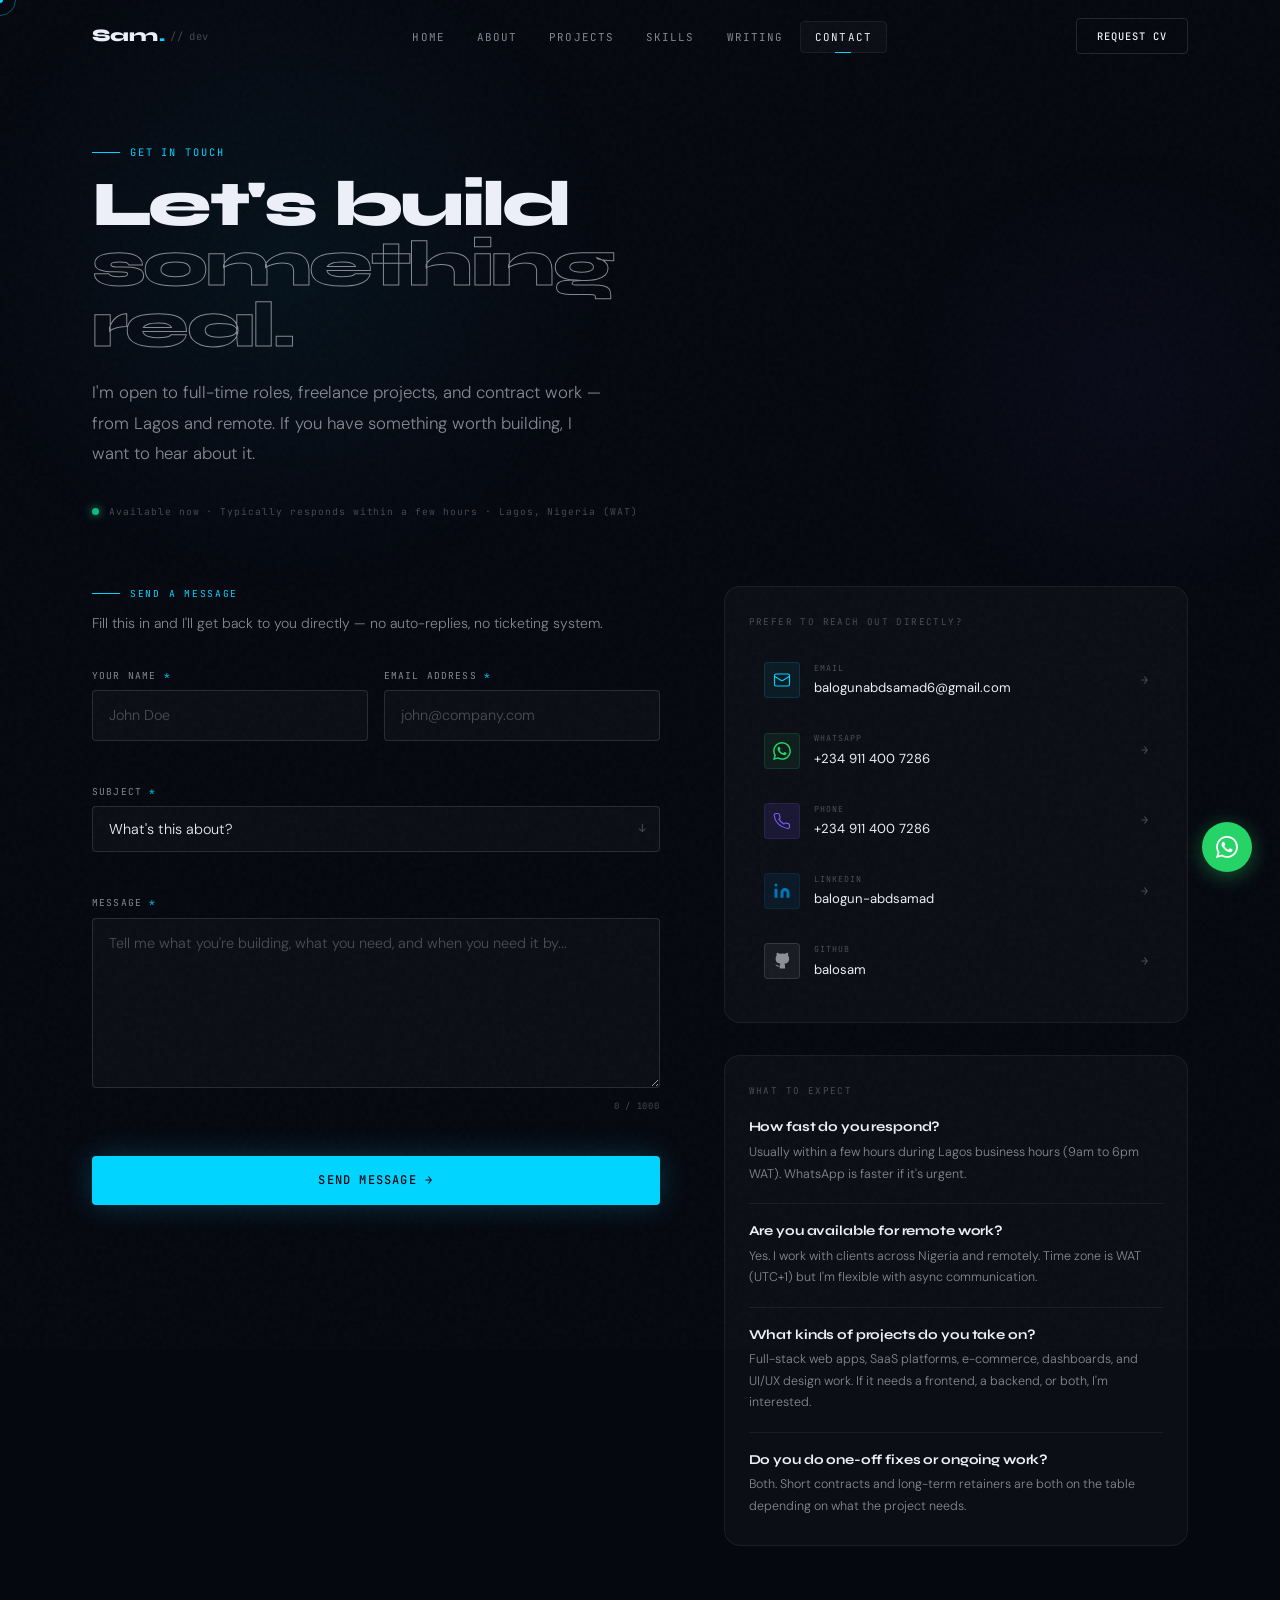
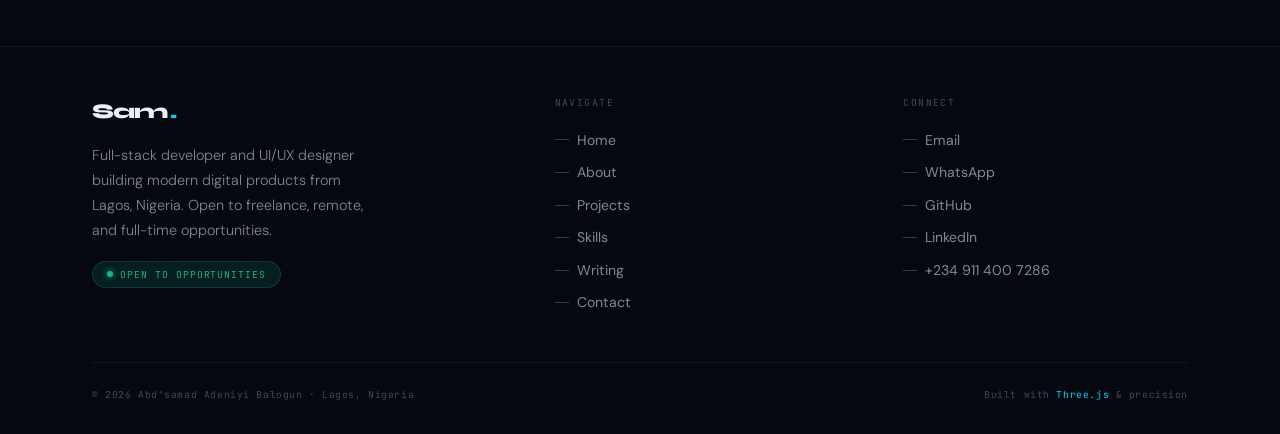
<file: contact.html>
<!DOCTYPE html>
<html lang="en">
<head>
  <meta charset="UTF-8" />
  <meta name="viewport" content="width=device-width, initial-scale=1.0" />
  <title>Contact — Abd'samad Balogun</title>
  <meta name="description" content="Get in touch with Abd'samad Balogun — full-stack developer and UI/UX designer based in Lagos, Nigeria. Available for freelance, remote, and full-time work." />

  <link rel="icon" href="favicon.svg" type="image/svg+xml">
<link rel="apple-touch-icon" href="favicon.svg">

  <!-- Preconnect -->
  <link rel="preconnect" href="https://fonts.googleapis.com">
  <link rel="preconnect" href="https://fonts.gstatic.com" crossorigin>

  <!-- Styles -->
  <link rel="stylesheet" href="css/global.css">
  <link rel="stylesheet" href="css/contact.css">
</head>
<body>

  <!-- SCROLL PROGRESS -->
  <div id="scroll-progress"></div>

  <!-- PAGE TRANSITION OVERLAY -->
  <div class="page-transition"></div>

  <!-- CURSOR -->
  <div class="cursor-dot" id="cursor-dot"></div>
  <div class="cursor-ring" id="cursor-ring"></div>

  <!-- ==================== MOBILE MENU ==================== -->
  <div class="mobile-menu" id="mobile-menu" role="dialog" aria-modal="true" aria-label="Navigation menu">
    <button class="btn-ghost" id="mobile-close" aria-label="Close menu" style="position:absolute;top:24px;right:24px;font-family:var(--font-mono);font-size:0.72rem;letter-spacing:0.08em;border:1px solid var(--border);padding:8px 14px;border-radius:var(--radius-sm);">[ close ]</button>
    <nav>
      <a href="index.html"    class="mobile-menu-link" data-text="Home">Home</a>
      <a href="about.html"    class="mobile-menu-link" data-text="About">About</a>
      <a href="projects.html" class="mobile-menu-link" data-text="Projects">Projects</a>
      <a href="skills.html"   class="mobile-menu-link" data-text="Skills">Skills</a>
      <a href="blog.html"     class="mobile-menu-link" data-text="Writing">Writing</a>
      <a href="contact.html"  class="mobile-menu-link" data-text="Contact">Contact</a>
    </nav>
    <div class="mobile-menu-bottom">
      <button onclick="openCVModal()" class="btn btn-outline" style="width:200px;justify-content:center;">Request CV</button>
      <p class="mobile-menu-status">Available for projects — Lagos, Nigeria</p>
    </div>
  </div>

  <!-- ==================== NAVBAR ==================== -->
  <nav id="nav" role="navigation" aria-label="Main navigation">
    <div class="container nav-inner">
      <a href="index.html" class="nav-logo" aria-label="Abd'samad Balogun home">
        Sam<span class="dot">.</span>
        <span class="tag">// dev</span>
      </a>
      <ul class="nav-links" role="list">
        <li><a href="index.html"    class="nav-link">Home</a></li>
        <li><a href="about.html"    class="nav-link">About</a></li>
        <li><a href="projects.html" class="nav-link">Projects</a></li>
        <li><a href="skills.html"   class="nav-link">Skills</a></li>
        <li><a href="blog.html"     class="nav-link">Writing</a></li>
        <li><a href="contact.html"  class="nav-link active">Contact</a></li>
      </ul>
      <div class="nav-right">
        <button class="nav-cv-btn" onclick="openCVModal()">Request CV</button>
        <button class="nav-hamburger" id="nav-hamburger" aria-label="Open menu" aria-expanded="false">
          <span></span><span></span><span></span>
        </button>
      </div>
    </div>
  </nav>

  <!-- ==================== PAGE ==================== -->
  <div class="page">

    <!-- ============ HERO ============ -->
    <section id="contact-hero">
      <div class="contact-hero-glow-1" aria-hidden="true"></div>
      <div class="contact-hero-glow-2" aria-hidden="true"></div>
      <div class="container">
        <div class="contact-hero-inner">
          <div class="sec-eyebrow reveal">Get In Touch</div>
          <h1 class="sec-title reveal delay-1">
            Let's build<br>
            <span class="outline">something real.</span>
          </h1>
          <p class="contact-hero-sub reveal delay-2">
            I'm open to full-time roles, freelance projects, and contract work — from Lagos and remote.
            If you have something worth building, I want to hear about it.
          </p>
          <div class="contact-availability reveal delay-3">
            <div class="avail-dot"></div>
            <span class="avail-text">Available now &middot; Typically responds within a few hours &middot; Lagos, Nigeria (WAT)</span>
          </div>
        </div>
      </div>
    </section>

    <!-- ============ MAIN CONTACT GRID ============ -->
    <section id="contact-main">
      <div class="container">
        <div class="contact-grid">

          <!-- ── LEFT: FORM ── -->
          <div class="contact-form-col">
            <div class="contact-form-header reveal">
              <div class="form-header-eyebrow">Send a message</div>
              <p class="form-header-sub">Fill this in and I'll get back to you directly — no auto-replies, no ticketing system.</p>
            </div>

            <form id="contact-form" class="contact-form reveal delay-1" novalidate>

              <!-- Name + Email row -->
              <div class="form-row">
                <div class="form-group">
                  <label class="form-label" for="cf-name">Your Name <span class="form-req" aria-hidden="true">*</span></label>
                  <input
                    class="form-input"
                    type="text"
                    id="cf-name"
                    name="name"
                    placeholder="John Doe"
                    autocomplete="name"
                    required
                  />
                  <span class="form-error" id="err-name" role="alert"></span>
                </div>
                <div class="form-group">
                  <label class="form-label" for="cf-email">Email Address <span class="form-req" aria-hidden="true">*</span></label>
                  <input
                    class="form-input"
                    type="email"
                    id="cf-email"
                    name="email"
                    placeholder="john@company.com"
                    autocomplete="email"
                    required
                  />
                  <span class="form-error" id="err-email" role="alert"></span>
                </div>
              </div>

              <!-- Subject -->
              <div class="form-group">
                <label class="form-label" for="cf-subject">Subject <span class="form-req" aria-hidden="true">*</span></label>
                <div class="form-select-wrap">
                  <select class="form-input form-select" id="cf-subject" name="subject" required>
                    <option value="" disabled selected>What's this about?</option>
                    <option value="Full-time role">Full-time role</option>
                    <option value="Freelance project">Freelance project</option>
                    <option value="Contract work">Contract work</option>
                    <option value="Collaboration">Collaboration</option>
                    <option value="CV request">CV request</option>
                    <option value="Other">Other</option>
                  </select>
                  <span class="select-arrow" aria-hidden="true">↓</span>
                </div>
                <span class="form-error" id="err-subject" role="alert"></span>
              </div>

              <!-- Message -->
              <div class="form-group">
                <label class="form-label" for="cf-message">Message <span class="form-req" aria-hidden="true">*</span></label>
                <textarea
                  class="form-input form-textarea"
                  id="cf-message"
                  name="message"
                  placeholder="Tell me what you're building, what you need, and when you need it by..."
                  rows="6"
                  required
                ></textarea>
                <div class="form-char-count">
                  <span id="char-count">0</span> / 1000
                </div>
                <span class="form-error" id="err-message" role="alert"></span>
              </div>

              <!-- Submit -->
              <button type="submit" class="btn btn-primary form-submit" id="form-submit-btn">
                <span class="submit-label">Send Message</span>
                <span class="submit-icon" aria-hidden="true">→</span>
              </button>

            </form>

            <!-- Success state -->
            <div class="form-success" id="form-success" hidden>
              <div class="success-icon" aria-hidden="true">✓</div>
              <div class="success-title">Message sent.</div>
              <p class="success-desc">I'll get back to you within a few hours. If it's urgent, WhatsApp is faster.</p>
              <a href="https://wa.me/2349114007286" target="_blank" rel="noopener" class="btn btn-outline" style="margin-top:16px;">
                Message on WhatsApp
              </a>
            </div>

          </div>

          <!-- ── RIGHT: CHANNELS + INFO ── -->
          <div class="contact-info-col">

            <!-- Direct channels -->
            <div class="contact-channels reveal">
              <div class="channels-label">Prefer to reach out directly?</div>

              <a href="mailto:balogunabdsamad6@gmail.com" class="contact-channel">
                <div class="channel-icon-wrap channel-icon-email" aria-hidden="true">
                  <svg width="18" height="18" viewBox="0 0 24 24" fill="none" stroke="currentColor" stroke-width="1.5" stroke-linecap="round" stroke-linejoin="round">
                    <rect x="2" y="4" width="20" height="16" rx="2"/><path d="m22 7-8.97 5.7a1.94 1.94 0 0 1-2.06 0L2 7"/>
                  </svg>
                </div>
                <div class="channel-body">
                  <div class="channel-type">Email</div>
                  <div class="channel-val">balogunabdsamad6@gmail.com</div>
                </div>
                <span class="channel-arrow" aria-hidden="true">→</span>
              </a>

              <a href="https://wa.me/2349114007286?text=Hi%20Sam%2C%20I%20came%20across%20your%20portfolio%20and%20would%20like%20to%20chat." target="_blank" rel="noopener" class="contact-channel channel-wa">
                <div class="channel-icon-wrap channel-icon-wa" aria-hidden="true">
                  <svg width="18" height="18" viewBox="0 0 24 24" fill="currentColor">
                    <path d="M17.472 14.382c-.297-.149-1.758-.867-2.03-.967-.273-.099-.471-.148-.67.15-.197.297-.767.966-.94 1.164-.173.199-.347.223-.644.075-.297-.15-1.255-.463-2.39-1.475-.883-.788-1.48-1.761-1.653-2.059-.173-.297-.018-.458.13-.606.134-.133.298-.347.446-.52.149-.174.198-.298.298-.497.099-.198.05-.371-.025-.52-.075-.149-.669-1.612-.916-2.207-.242-.579-.487-.5-.669-.51-.173-.008-.371-.01-.57-.01-.198 0-.52.074-.792.372-.272.297-1.04 1.016-1.04 2.479 0 1.462 1.065 2.875 1.213 3.074.149.198 2.096 3.2 5.077 4.487.709.306 1.262.489 1.694.625.712.227 1.36.195 1.871.118.571-.085 1.758-.719 2.006-1.413.248-.694.248-1.289.173-1.413-.074-.124-.272-.198-.57-.347m-5.421 7.403h-.004a9.87 9.87 0 01-5.031-1.378l-.361-.214-3.741.982.998-3.648-.235-.374a9.86 9.86 0 01-1.51-5.26c.001-5.45 4.436-9.884 9.888-9.884 2.64 0 5.122 1.03 6.988 2.898a9.825 9.825 0 012.893 6.994c-.003 5.45-4.437 9.884-9.885 9.884m8.413-18.297A11.815 11.815 0 0012.05 0C5.495 0 .16 5.335.157 11.892c0 2.096.547 4.142 1.588 5.945L.057 24l6.305-1.654a11.882 11.882 0 005.683 1.448h.005c6.554 0 11.89-5.335 11.893-11.893a11.821 11.821 0 00-3.48-8.413Z"/>
                  </svg>
                </div>
                <div class="channel-body">
                  <div class="channel-type">WhatsApp</div>
                  <div class="channel-val">+234 911 400 7286</div>
                </div>
                <span class="channel-arrow" aria-hidden="true">→</span>
              </a>

              <a href="tel:+2349114007286" class="contact-channel">
                <div class="channel-icon-wrap channel-icon-phone" aria-hidden="true">
                  <svg width="18" height="18" viewBox="0 0 24 24" fill="none" stroke="currentColor" stroke-width="1.5" stroke-linecap="round" stroke-linejoin="round">
                    <path d="M22 16.92v3a2 2 0 0 1-2.18 2 19.79 19.79 0 0 1-8.63-3.07A19.5 19.5 0 0 1 4.69 13a19.79 19.79 0 0 1-3.07-8.67A2 2 0 0 1 3.59 2h3a2 2 0 0 1 2 1.72c.127.96.361 1.903.7 2.81a2 2 0 0 1-.45 2.11L7.91 9.5a16 16 0 0 0 6.59 6.59l.91-.82a2 2 0 0 1 2.11-.45c.907.339 1.85.573 2.81.7A2 2 0 0 1 22 16.92z"/>
                  </svg>
                </div>
                <div class="channel-body">
                  <div class="channel-type">Phone</div>
                  <div class="channel-val">+234 911 400 7286</div>
                </div>
                <span class="channel-arrow" aria-hidden="true">→</span>
              </a>

              <a href="https://www.linkedin.com/in/balogun-abdsamad" target="_blank" rel="noopener" class="contact-channel">
                <div class="channel-icon-wrap channel-icon-linkedin" aria-hidden="true">
                  <svg width="18" height="18" viewBox="0 0 24 24" fill="currentColor">
                    <path d="M16 8a6 6 0 0 1 6 6v7h-4v-7a2 2 0 0 0-2-2 2 2 0 0 0-2 2v7h-4v-7a6 6 0 0 1 6-6zM2 9h4v12H2z"/><circle cx="4" cy="4" r="2"/>
                  </svg>
                </div>
                <div class="channel-body">
                  <div class="channel-type">LinkedIn</div>
                  <div class="channel-val">balogun-abdsamad</div>
                </div>
                <span class="channel-arrow" aria-hidden="true">→</span>
              </a>

              <a href="https://github.com/balosam" target="_blank" rel="noopener" class="contact-channel">
                <div class="channel-icon-wrap channel-icon-github" aria-hidden="true">
                  <svg width="18" height="18" viewBox="0 0 24 24" fill="currentColor">
                    <path d="M9 19c-5 1.5-5-2.5-7-3m14 6v-3.87a3.37 3.37 0 0 0-.94-2.61c3.14-.35 6.44-1.54 6.44-7A5.44 5.44 0 0 0 20 4.77A5.07 5.07 0 0 0 19.91 1S18.73.65 16 2.48a13.38 13.38 0 0 0-7 0C6.27.65 5.09 1 5.09 1A5.07 5.07 0 0 0 5 4.77a5.44 5.44 0 0 0-1.5 3.78c0 5.42 3.3 6.61 6.44 7A3.37 3.37 0 0 0 9 18.13V22"/>
                  </svg>
                </div>
                <div class="channel-body">
                  <div class="channel-type">GitHub</div>
                  <div class="channel-val">balosam</div>
                </div>
                <span class="channel-arrow" aria-hidden="true">→</span>
              </a>

            </div>

            <!-- FAQ / what to expect -->
            <div class="contact-faq reveal delay-1">
              <div class="faq-label">What to expect</div>

              <div class="faq-item">
                <div class="faq-q">How fast do you respond?</div>
                <p class="faq-a">Usually within a few hours during Lagos business hours (9am to 6pm WAT). WhatsApp is faster if it's urgent.</p>
              </div>

              <div class="faq-item">
                <div class="faq-q">Are you available for remote work?</div>
                <p class="faq-a">Yes. I work with clients across Nigeria and remotely. Time zone is WAT (UTC+1) but I'm flexible with async communication.</p>
              </div>

              <div class="faq-item">
                <div class="faq-q">What kinds of projects do you take on?</div>
                <p class="faq-a">Full-stack web apps, SaaS platforms, e-commerce, dashboards, and UI/UX design work. If it needs a frontend, a backend, or both, I'm interested.</p>
              </div>

              <div class="faq-item">
                <div class="faq-q">Do you do one-off fixes or ongoing work?</div>
                <p class="faq-a">Both. Short contracts and long-term retainers are both on the table depending on what the project needs.</p>
              </div>

            </div>

          </div>

        </div>
      </div>
    </section>

  </div>
  <!-- END PAGE -->

  <!-- ==================== FOOTER ==================== -->
  <footer>
    <div class="container">
      <div class="footer-inner">
        <div class="footer-brand">
          <a href="index.html" class="footer-logo">Sam<span class="dot">.</span></a>
          <p class="footer-tagline">
            Full-stack developer and UI/UX designer building modern digital products from Lagos, Nigeria.
            Open to freelance, remote, and full-time opportunities.
          </p>
          <span class="status-badge">
            <span class="status-dot"></span>
            Open to Opportunities
          </span>
        </div>
        <div>
          <p class="footer-col-title">Navigate</p>
          <ul class="footer-links" role="list">
            <li><a href="index.html"    class="footer-link">Home</a></li>
            <li><a href="about.html"    class="footer-link">About</a></li>
            <li><a href="projects.html" class="footer-link">Projects</a></li>
            <li><a href="skills.html"   class="footer-link">Skills</a></li>
            <li><a href="blog.html"     class="footer-link">Writing</a></li>
            <li><a href="contact.html"  class="footer-link">Contact</a></li>
          </ul>
        </div>
        <div>
          <p class="footer-col-title">Connect</p>
          <ul class="footer-links" role="list">
            <li><a href="mailto:balogunabdsamad6@gmail.com"                          class="footer-link">Email</a></li>
            <li><a href="https://wa.me/2349114007286" target="_blank" rel="noopener" class="footer-link">WhatsApp</a></li>
            <li><a href="https://github.com/balosam"  target="_blank" rel="noopener" class="footer-link">GitHub</a></li>
            <li><a href="https://www.linkedin.com/in/balogun-abdsamad" target="_blank" rel="noopener" class="footer-link">LinkedIn</a></li>
            <li><a href="tel:+2349114007286"                                          class="footer-link">+234 911 400 7286</a></li>
          </ul>
        </div>
      </div>
      <div class="footer-bottom">
        <p class="footer-copy">&copy; 2026 Abd'samad Adeniyi Balogun &middot; Lagos, Nigeria</p>
        <p class="footer-made">Built with <span>Three.js</span> &amp; precision</p>
      </div>
    </div>
  </footer>

  <!-- WhatsApp Float -->
  <a href="https://wa.me/2349114007286" target="_blank" rel="noopener" class="wa-float" aria-label="Chat on WhatsApp">
    <svg width="22" height="22" viewBox="0 0 24 24" fill="currentColor">
      <path d="M17.472 14.382c-.297-.149-1.758-.867-2.03-.967-.273-.099-.471-.148-.67.15-.197.297-.767.966-.94 1.164-.173.199-.347.223-.644.075-.297-.15-1.255-.463-2.39-1.475-.883-.788-1.48-1.761-1.653-2.059-.173-.297-.018-.458.13-.606.134-.133.298-.347.446-.52.149-.174.198-.298.298-.497.099-.198.05-.371-.025-.52-.075-.149-.669-1.612-.916-2.207-.242-.579-.487-.5-.669-.51-.173-.008-.371-.01-.57-.01-.198 0-.52.074-.792.372-.272.297-1.04 1.016-1.04 2.479 0 1.462 1.065 2.875 1.213 3.074.149.198 2.096 3.2 5.077 4.487.709.306 1.262.489 1.694.625.712.227 1.36.195 1.871.118.571-.085 1.758-.719 2.006-1.413.248-.694.248-1.289.173-1.413-.074-.124-.272-.198-.57-.347m-5.421 7.403h-.004a9.87 9.87 0 01-5.031-1.378l-.361-.214-3.741.982.998-3.648-.235-.374a9.86 9.86 0 01-1.51-5.26c.001-5.45 4.436-9.884 9.888-9.884 2.64 0 5.122 1.03 6.988 2.898a9.825 9.825 0 012.893 6.994c-.003 5.45-4.437 9.884-9.885 9.884m8.413-18.297A11.815 11.815 0 0012.05 0C5.495 0 .16 5.335.157 11.892c0 2.096.547 4.142 1.588 5.945L.057 24l6.305-1.654a11.882 11.882 0 005.683 1.448h.005c6.554 0 11.89-5.335 11.893-11.893a11.821 11.821 0 00-3.48-8.413Z"/>
    </svg>
  </a>

  <!-- Back to Top -->
  <button id="back-to-top" aria-label="Back to top">↑</button>

  <!-- CV MODAL -->
  <div class="cv-modal-overlay" id="cv-modal" onclick="handleModalOverlay(event)" role="dialog" aria-modal="true" aria-labelledby="cv-modal-title">
    <div class="cv-modal">
      <button class="cv-modal-close" onclick="closeCVModal()" aria-label="Close">[ esc ]</button>
      <div class="cv-modal-eyebrow">Request CV</div>
      <h2 class="cv-modal-title" id="cv-modal-title">How would you like to reach out?</h2>
      <p class="cv-modal-sub">Choose your preferred channel and I'll send my CV right over.</p>
      <div class="cv-modal-options">
        <a href="mailto:balogunabdsamad6@gmail.com?subject=CV%20Request&body=Hi%20Sam%2C%0A%0AI%20came%20across%20your%20portfolio%20and%20would%20like%20to%20request%20a%20copy%20of%20your%20CV.%0A%0AThank%20you."
           class="cv-modal-opt email">
          <span class="cv-opt-icon">📩</span>
          <div class="cv-opt-body">
            <div class="cv-opt-type">Via Email</div>
            <div class="cv-opt-label">Send a formal request</div>
            <div class="cv-opt-val">balogunabdsamad6@gmail.com</div>
          </div>
          <span class="cv-opt-arrow">→</span>
        </a>
        <a href="https://wa.me/2349114007286?text=Hi%20Sam%2C%0A%0AI%20came%20across%20your%20portfolio%20and%20I%27d%20love%20to%20see%20your%20CV.%20Could%20you%20please%20send%20it%3F%0A%0AThanks!"
           target="_blank" rel="noopener"
           class="cv-modal-opt whatsapp">
          <span class="cv-opt-icon">💬</span>
          <div class="cv-opt-body">
            <div class="cv-opt-type">Via WhatsApp</div>
            <div class="cv-opt-label">Quick and direct</div>
            <div class="cv-opt-val">+234 911 400 7286</div>
          </div>
          <span class="cv-opt-arrow">→</span>
        </a>
      </div>
      <p class="cv-modal-note">I typically respond within a few hours &middot; Lagos, Nigeria</p>
    </div>
  </div>

  <!-- SCRIPTS -->
  <script src="js/global.js"></script>
  <script src="js/contact.js"></script>

</body>
</html>
</file>
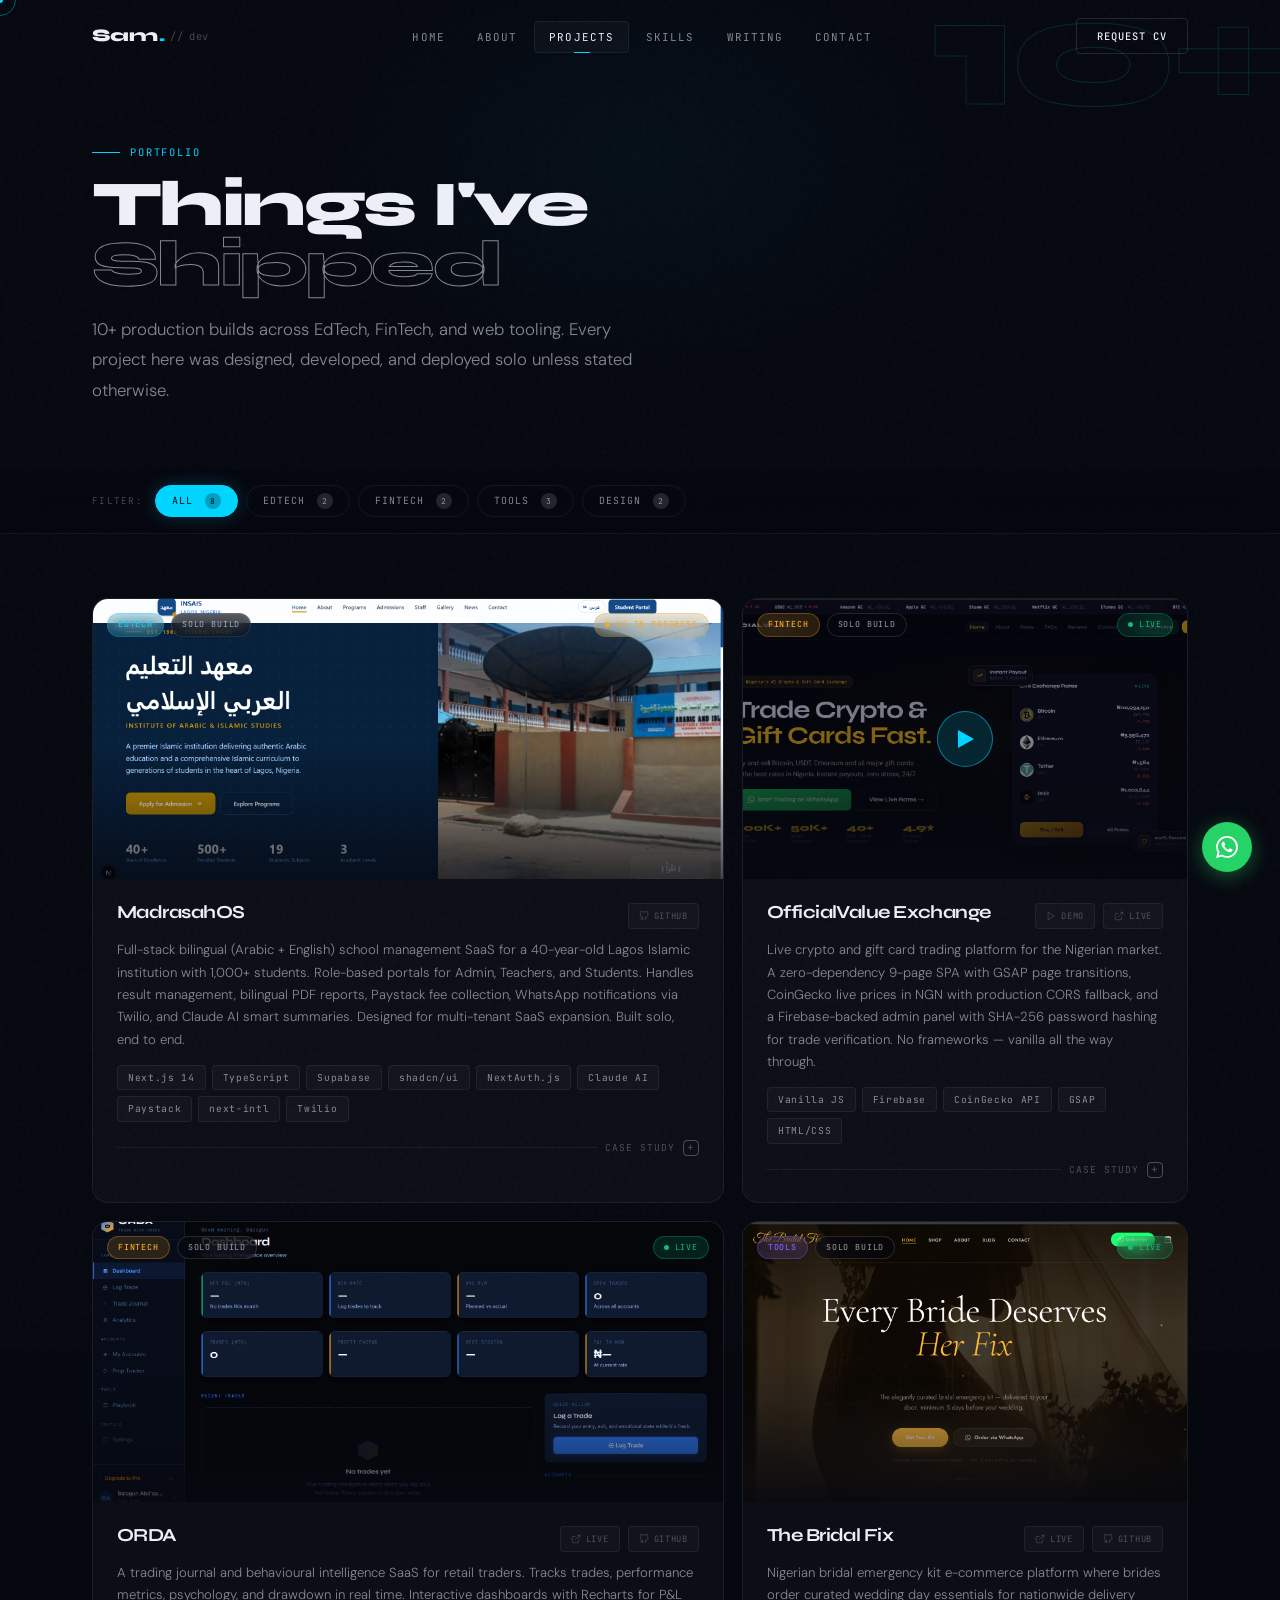
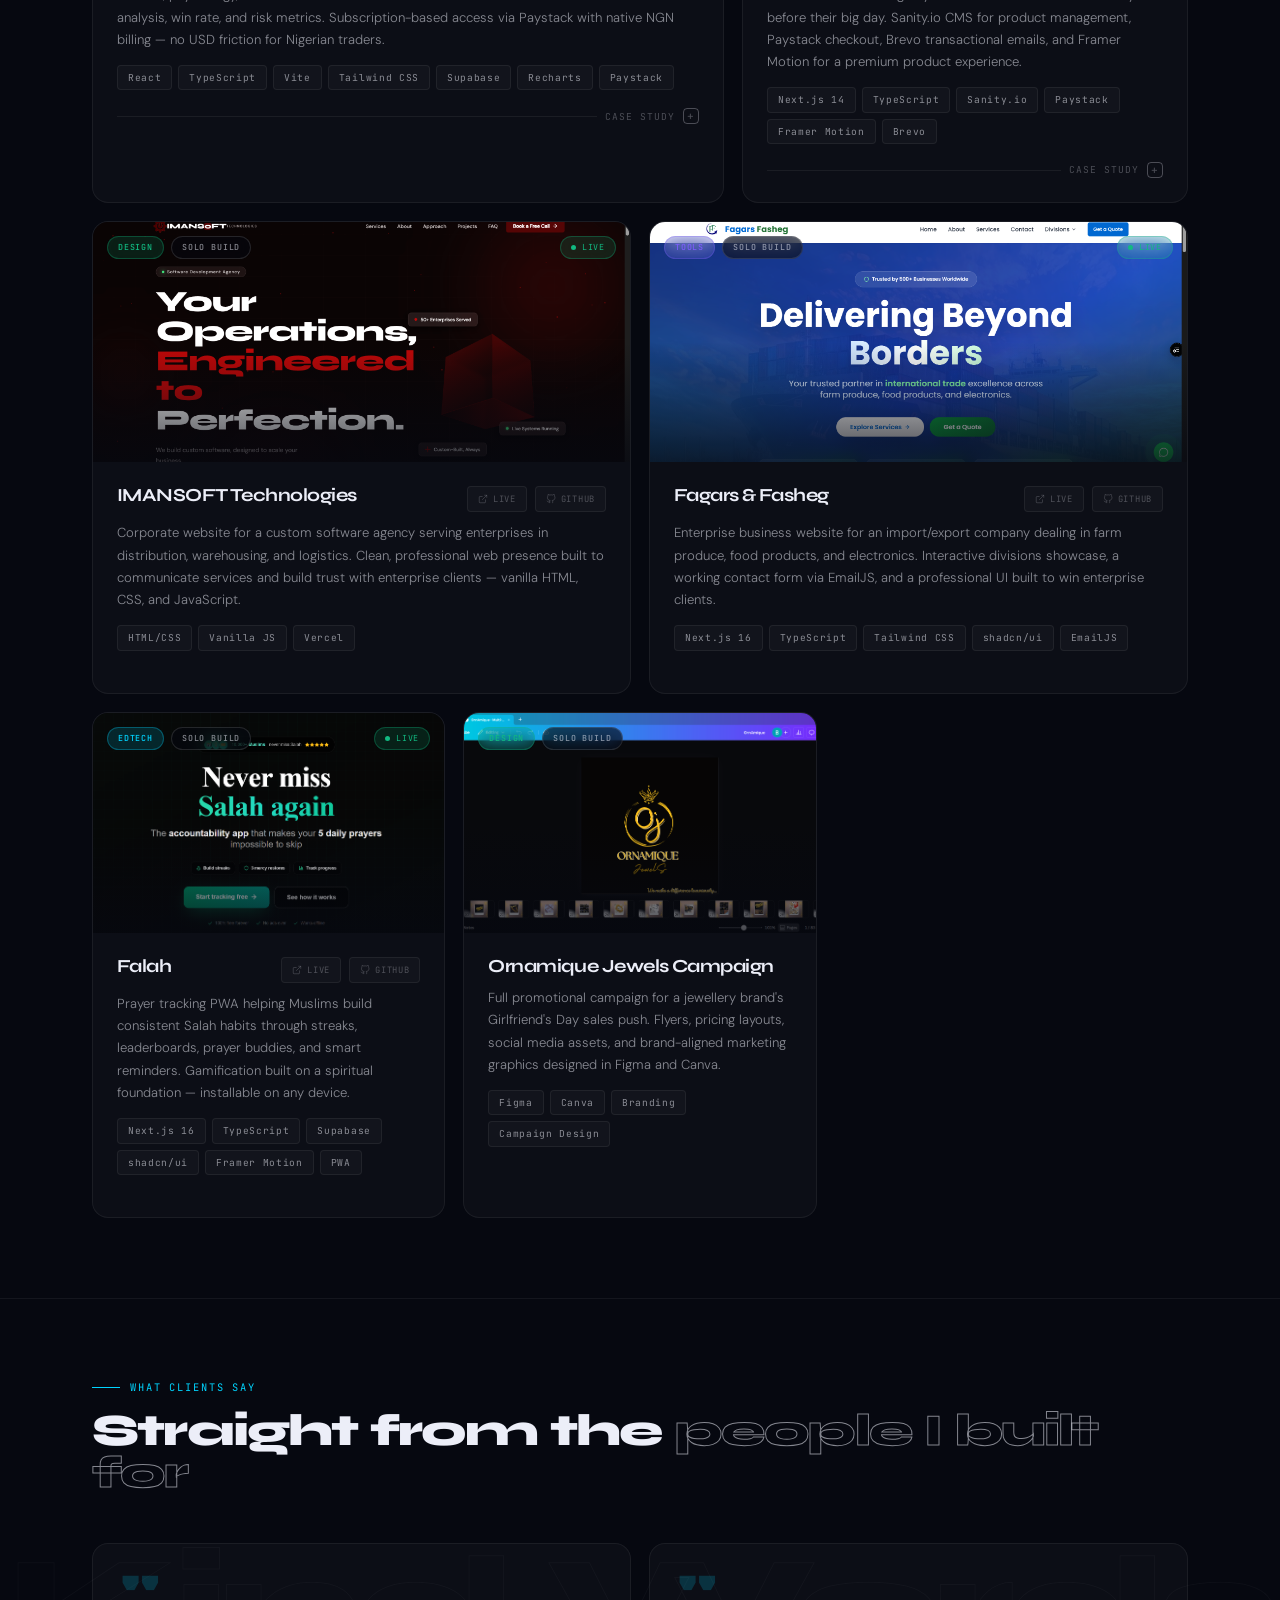
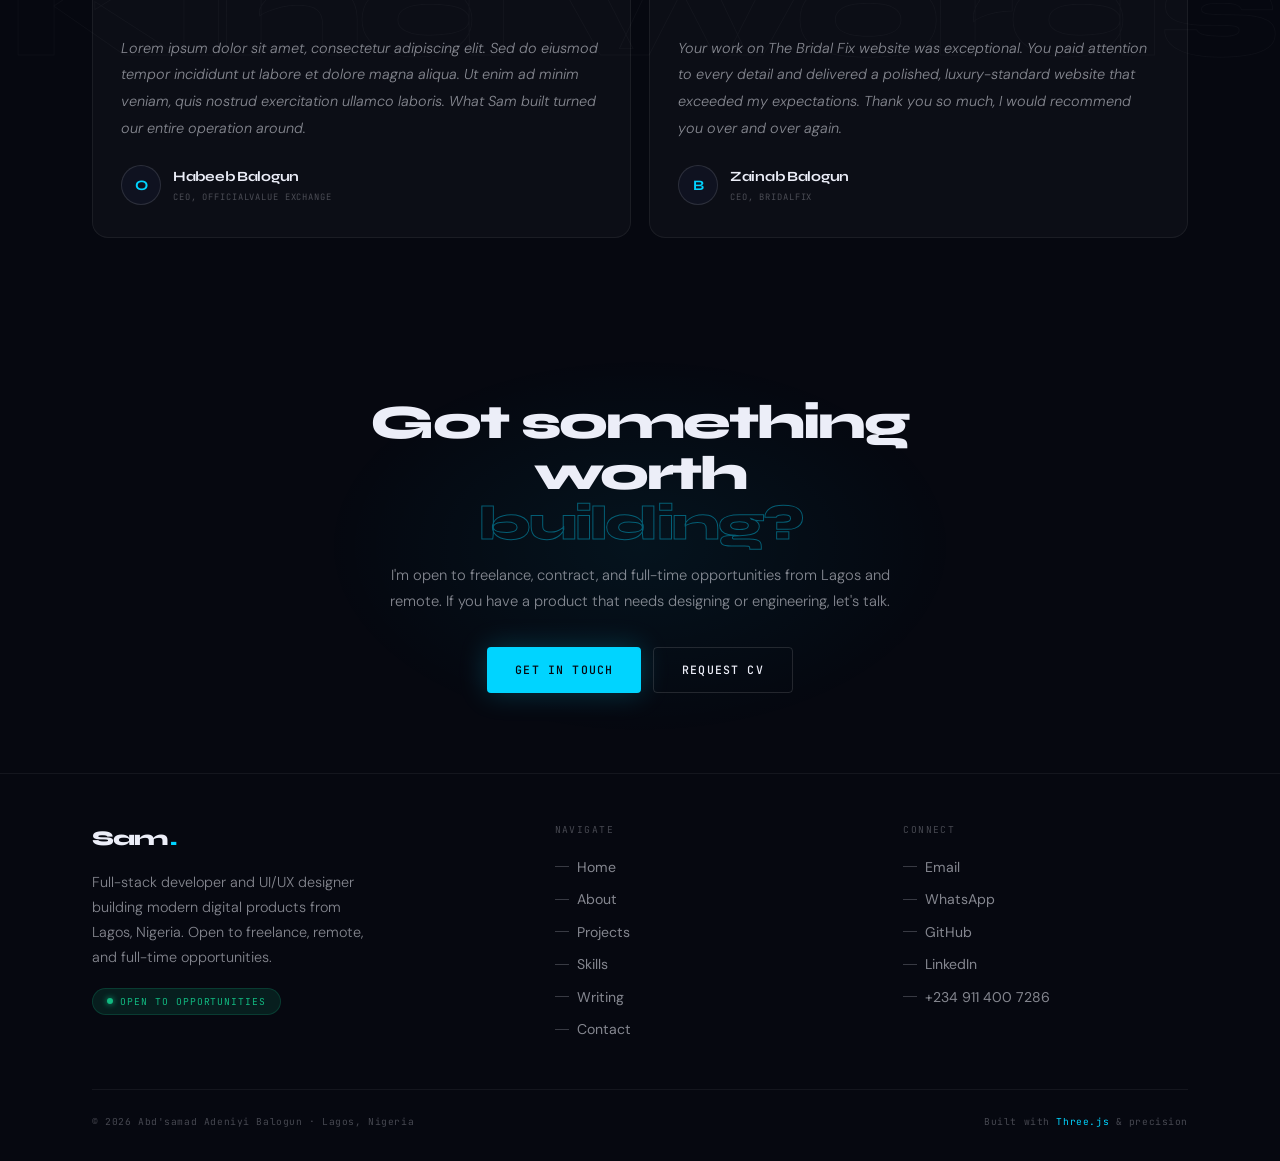
<file: projects.html>
<!DOCTYPE html>
<html lang="en">
<head>
  <meta charset="UTF-8" />
  <meta name="viewport" content="width=device-width, initial-scale=1.0" />
  <title>Projects — Abd'samad Balogun</title>
  <meta name="description" content="Projects shipped by Abd'samad Balogun — full-stack developer and UI/UX designer based in Lagos, Nigeria. EdTech, FinTech, and web tools." />

  <link rel="icon" href="favicon.svg" type="image/svg+xml">
<link rel="apple-touch-icon" href="favicon.svg">

  <!-- Preconnect -->
  <link rel="preconnect" href="https://fonts.googleapis.com">
  <link rel="preconnect" href="https://fonts.gstatic.com" crossorigin>

  <!-- Styles -->
  <link rel="stylesheet" href="css/global.css">
  <link rel="stylesheet" href="css/projects.css">
</head>
<body>

  <!-- SCROLL PROGRESS -->
  <div id="scroll-progress"></div>

  <!-- PAGE TRANSITION OVERLAY -->
  <div class="page-transition"></div>

  <!-- CURSOR -->
  <div class="cursor-dot" id="cursor-dot"></div>
  <div class="cursor-ring" id="cursor-ring"></div>

  <!-- ==================== MOBILE MENU ==================== -->
  <div class="mobile-menu" id="mobile-menu" role="dialog" aria-modal="true" aria-label="Navigation menu">
    <button class="btn-ghost" id="mobile-close" aria-label="Close menu" style="position:absolute;top:24px;right:24px;font-family:var(--font-mono);font-size:0.72rem;letter-spacing:0.08em;border:1px solid var(--border);padding:8px 14px;border-radius:var(--radius-sm);">[ close ]</button>
    <nav>
      <a href="index.html"    class="mobile-menu-link" data-text="Home">Home</a>
      <a href="about.html"    class="mobile-menu-link" data-text="About">About</a>
      <a href="projects.html" class="mobile-menu-link" data-text="Projects">Projects</a>
      <a href="skills.html"   class="mobile-menu-link" data-text="Skills">Skills</a>
      <a href="blog.html"     class="mobile-menu-link" data-text="Writing">Writing</a>
      <a href="contact.html"  class="mobile-menu-link" data-text="Contact">Contact</a>
    </nav>
    <div class="mobile-menu-bottom">
      <button onclick="openCVModal()" class="btn btn-outline" style="width:200px;justify-content:center;">Request CV</button>
      <p class="mobile-menu-status">Available for projects — Lagos, Nigeria</p>
    </div>
  </div>

  <!-- ==================== NAVBAR ==================== -->
  <nav id="nav" role="navigation" aria-label="Main navigation">
    <div class="container nav-inner">
      <a href="index.html" class="nav-logo" aria-label="Abd'samad Balogun home">
        Sam<span class="dot">.</span>
        <span class="tag">// dev</span>
      </a>
      <ul class="nav-links" role="list">
        <li><a href="index.html"    class="nav-link">Home</a></li>
        <li><a href="about.html"    class="nav-link">About</a></li>
        <li><a href="projects.html" class="nav-link">Projects</a></li>
        <li><a href="skills.html"   class="nav-link">Skills</a></li>
        <li><a href="blog.html"     class="nav-link">Writing</a></li>
        <li><a href="contact.html"  class="nav-link">Contact</a></li>
      </ul>
      <div class="nav-right">
        <button class="nav-cv-btn" onclick="openCVModal()">Request CV</button>
        <button class="nav-hamburger" id="nav-hamburger" aria-label="Open menu" aria-expanded="false">
          <span></span><span></span><span></span>
        </button>
      </div>
    </div>
  </nav>

  <!-- ==================== PAGE ==================== -->
  <div class="page">

    <!-- ============ HERO ============ -->
    <section id="projects-hero">
      <div class="projects-hero-glow" aria-hidden="true"></div>
      <div class="container">
        <div class="projects-hero-inner">
          <div class="sec-eyebrow reveal">Portfolio</div>
          <h1 class="sec-title reveal delay-1">
            Things I've<br>
            <span class="outline">Shipped</span>
          </h1>
          <p class="sec-sub reveal delay-2" style="margin-bottom:0;">
            10+ production builds across EdTech, FinTech, and web tooling.
            Every project here was designed, developed, and deployed solo
            unless stated otherwise.
          </p>
        </div>
        <!-- Large decorative number -->
        <div class="projects-count" aria-hidden="true">10+</div>
      </div>
    </section>

    <!-- ============ FILTER BAR ============ -->
    <div id="filter-bar" role="navigation" aria-label="Project filters">
      <div class="container">
        <div class="filter-inner">
          <span class="filter-label">Filter:</span>
          <button class="filter-btn active" data-filter="all">All <span class="f-count">8</span></button>
          <button class="filter-btn" data-filter="edtech">EdTech <span class="f-count">2</span></button>
          <button class="filter-btn" data-filter="fintech">FinTech <span class="f-count">2</span></button>
          <button class="filter-btn" data-filter="tools">Tools <span class="f-count">3</span></button>
          <button class="filter-btn" data-filter="design">Design <span class="f-count">2</span></button>
        </div>
      </div>
    </div>

    <!-- ============ PROJECTS GRID ============ -->
    <section id="projects-grid">
      <div class="container">
        <div class="grid-wrap">


          <!-- ─── 1. MadrasahOS ── LARGE ─── -->
          <article class="proj-card large reveal" data-cat="edtech">
            <div class="proj-media">
              <img src="images/previews/madrasah-preview.png" alt="MadrasahOS school management system dashboard" loading="lazy">
              <div class="proj-badges">
                <span class="proj-badge badge-edtech">EdTech</span>
                <span class="proj-badge badge-solo">Solo Build</span>
              </div>
              <div class="proj-status status-wip">
                <span class="proj-status-dot"></span>
                V2 in progress
              </div>
            </div>
            <div class="proj-body">
              <div class="proj-header">
                <h2 class="proj-title">MadrasahOS</h2>
                <div class="proj-links">
                  <a href="https://github.com/balosam" target="_blank" rel="noopener" class="proj-link-btn" aria-label="GitHub repository">
                    <svg viewBox="0 0 24 24" aria-hidden="true"><path d="M9 19c-5 1.5-5-2.5-7-3m14 6v-3.87a3.37 3.37 0 0 0-.94-2.61c3.14-.35 6.44-1.54 6.44-7A5.44 5.44 0 0 0 20 4.77A5.07 5.07 0 0 0 19.91 1S18.73.65 16 2.48a13.38 13.38 0 0 0-7 0C6.27.65 5.09 1 5.09 1A5.07 5.07 0 0 0 5 4.77a5.44 5.44 0 0 0-1.5 3.78c0 5.42 3.3 6.61 6.44 7A3.37 3.37 0 0 0 9 18.13V22"/></svg>
                    GitHub
                  </a>
                </div>
              </div>
              <p class="proj-desc">
                Full-stack bilingual (Arabic + English) school management SaaS for a 40-year-old Lagos Islamic institution with 1,000+ students. Role-based portals for Admin, Teachers, and Students. Handles result management, bilingual PDF reports, Paystack fee collection, WhatsApp notifications via Twilio, and Claude AI smart summaries. Designed for multi-tenant SaaS expansion. Built solo, end to end.
              </p>
              <div class="proj-tags">
                <span class="chip">Next.js 14</span>
                <span class="chip">TypeScript</span>
                <span class="chip">Supabase</span>
                <span class="chip">shadcn/ui</span>
                <span class="chip">NextAuth.js</span>
                <span class="chip">Claude AI</span>
                <span class="chip">Paystack</span>
                <span class="chip">next-intl</span>
                <span class="chip">Twilio</span>
              </div>
              <button class="proj-case-toggle" data-panel="case-madrasah" aria-expanded="false">
                <span class="toggle-line"></span>
                Case Study
                <span class="toggle-arrow">+</span>
              </button>
              <div class="proj-case-panel" id="case-madrasah" role="region">
                <div class="proj-case-inner">
                  <div class="case-section">
                    <div class="case-label">The Problem</div>
                    <p class="case-text">
                      INSAIS — a 40-year-old Lagos Islamic school with 1,000+ students — was running entirely on paper. No digital records, no result system, no fee tracking. Staff were manually writing report cards and losing student data across terms. The institution had no digital presence and no way to communicate with parents at scale.
                    </p>
                  </div>
                  <div class="case-section">
                    <div class="case-label">The Build</div>
                    <p class="case-text">
                      Built a fully bilingual SaaS platform with role-based portals for Admins, Teachers, and Students using <strong>Next.js 14 App Router</strong> and <strong>Supabase</strong> for real-time data and row-level security. <strong>next-intl</strong> handles true RTL Arabic support. <strong>Paystack</strong> collects fees, <strong>Twilio</strong> sends WhatsApp notifications to parents, and <strong>Claude AI</strong> powers smart result summaries. Designed from day one for multi-tenant SaaS scale beyond this first institution.
                    </p>
                  </div>
                  <div class="case-section">
                    <div class="case-label">Key Results</div>
                    <div class="case-metrics">
                      <div class="case-metric">
                        <div class="case-metric-val">1,000+</div>
                        <div class="case-metric-label">Students on platform</div>
                      </div>
                      <div class="case-metric">
                        <div class="case-metric-val">3</div>
                        <div class="case-metric-label">Role-based portals</div>
                      </div>
                      <div class="case-metric">
                        <div class="case-metric-val">40yr</div>
                        <div class="case-metric-label">Institution digitised</div>
                      </div>
                      <div class="case-metric">
                        <div class="case-metric-val">Solo</div>
                        <div class="case-metric-label">Built end-to-end</div>
                      </div>
                    </div>
                  </div>
                </div>
              </div>
            </div>
          </article>

          <!-- ─── 2. OfficialValue Exchange ── MEDIUM (with video) ─── -->
          <article class="proj-card medium reveal delay-1" data-cat="fintech">
            <div class="proj-media">
              <div class="proj-video-wrap">
                <img src="images/previews/officialvalue-preview.png" alt="OfficialValue Exchange crypto and gift card trading platform" loading="lazy"
                  style="position:absolute;inset:0;width:100%;height:100%;object-fit:cover;">
                <button class="video-play-btn" data-open-video aria-label="Watch OfficialValue demo video">
                  <div class="play-circle">
                    <div class="play-icon" aria-hidden="true"></div>
                  </div>
                </button>
              </div>
              <div class="proj-badges">
                <span class="proj-badge badge-fintech">FinTech</span>
                <span class="proj-badge badge-solo">Solo Build</span>
              </div>
              <div class="proj-status status-live">
                <span class="proj-status-dot"></span>
                Live
              </div>
            </div>
            <div class="proj-body">
              <div class="proj-header">
                <h2 class="proj-title">OfficialValue Exchange</h2>
                <div class="proj-links">
                  <button class="proj-link-btn" data-open-video aria-label="Watch demo video">
                    <svg viewBox="0 0 24 24" aria-hidden="true"><polygon points="5 3 19 12 5 21 5 3"/></svg>
                    Demo
                  </button>
                  <a href="https://officialvalue-exchange.vercel.app" target="_blank" rel="noopener" class="proj-link-btn" aria-label="Live site">
                    <svg viewBox="0 0 24 24" aria-hidden="true"><path d="M18 13v6a2 2 0 0 1-2 2H5a2 2 0 0 1-2-2V8a2 2 0 0 1 2-2h6"/><polyline points="15 3 21 3 21 9"/><line x1="10" y1="14" x2="21" y2="3"/></svg>
                    Live
                  </a>
                </div>
              </div>
              <p class="proj-desc">
                Live crypto and gift card trading platform for the Nigerian market. A zero-dependency 9-page SPA with GSAP page transitions, CoinGecko live prices in NGN with production CORS fallback, and a Firebase-backed admin panel with SHA-256 password hashing for trade verification. No frameworks — vanilla all the way through.
              </p>
              <div class="proj-tags">
                <span class="chip">Vanilla JS</span>
                <span class="chip">Firebase</span>
                <span class="chip">CoinGecko API</span>
                <span class="chip">GSAP</span>
                <span class="chip">HTML/CSS</span>
              </div>
              <button class="proj-case-toggle" data-panel="case-ov" aria-expanded="false">
                <span class="toggle-line"></span>
                Case Study
                <span class="toggle-arrow">+</span>
              </button>
              <div class="proj-case-panel" id="case-ov" role="region">
                <div class="proj-case-inner">
                  <div class="case-section">
                    <div class="case-label">The Problem</div>
                    <p class="case-text">
                      The client ran a crypto and gift card trading operation manually over WhatsApp. Every trade meant switching apps, checking rates by hand, and tracking payments in a notes app. The process was slow, error-prone, and impossible to scale.
                    </p>
                  </div>
                  <div class="case-section">
                    <div class="case-label">The Build</div>
                    <p class="case-text">
                      Built without any framework on purpose. The client's hosting situation made a lightweight Vanilla JS build the right call. <strong>Firebase Realtime Database</strong> handles the live order book. <strong>CoinGecko API</strong> feeds live crypto prices in NGN, with a production CORS fallback so rates never go stale. The admin panel uses SHA-256 password hashing and lets the team verify gift card uploads and confirm payouts without touching the codebase. Brief to handoff in three weeks.
                    </p>
                  </div>
                  <div class="case-section">
                    <div class="case-label">Key Results</div>
                    <div class="case-metrics">
                      <div class="case-metric">
                        <div class="case-metric-val">3 wks</div>
                        <div class="case-metric-label">Brief to handoff</div>
                      </div>
                      <div class="case-metric">
                        <div class="case-metric-val">0 deps</div>
                        <div class="case-metric-label">Zero frontend deps</div>
                      </div>
                      <div class="case-metric">
                        <div class="case-metric-val">Live</div>
                        <div class="case-metric-label">Real-time NGN rates</div>
                      </div>
                    </div>
                  </div>
                </div>
              </div>
            </div>
          </article>

          <!-- ─── 3. ORDA ── LARGE ─── -->
          <article class="proj-card large reveal" data-cat="fintech">
            <div class="proj-media">
              <img src="images/previews/orda-preview.png" alt="ORDA trading journal and behavioural analytics dashboard" loading="lazy">
              <div class="proj-badges">
                <span class="proj-badge badge-fintech">FinTech</span>
                <span class="proj-badge badge-solo">Solo Build</span>
              </div>
              <div class="proj-status status-live">
                <span class="proj-status-dot"></span>
                Live
              </div>
            </div>
            <div class="proj-body">
              <div class="proj-header">
                <h2 class="proj-title">ORDA</h2>
                <div class="proj-links">
                  <a href="https://orda-plum.vercel.app" target="_blank" rel="noopener" class="proj-link-btn" aria-label="Live site">
                    <svg viewBox="0 0 24 24" aria-hidden="true"><path d="M18 13v6a2 2 0 0 1-2 2H5a2 2 0 0 1-2-2V8a2 2 0 0 1 2-2h6"/><polyline points="15 3 21 3 21 9"/><line x1="10" y1="14" x2="21" y2="3"/></svg>
                    Live
                  </a>
                  <a href="https://github.com/balosam" target="_blank" rel="noopener" class="proj-link-btn" aria-label="GitHub repository">
                    <svg viewBox="0 0 24 24" aria-hidden="true"><path d="M9 19c-5 1.5-5-2.5-7-3m14 6v-3.87a3.37 3.37 0 0 0-.94-2.61c3.14-.35 6.44-1.54 6.44-7A5.44 5.44 0 0 0 20 4.77A5.07 5.07 0 0 0 19.91 1S18.73.65 16 2.48a13.38 13.38 0 0 0-7 0C6.27.65 5.09 1 5.09 1A5.07 5.07 0 0 0 5 4.77a5.44 5.44 0 0 0-1.5 3.78c0 5.42 3.3 6.61 6.44 7A3.37 3.37 0 0 0 9 18.13V22"/></svg>
                    GitHub
                  </a>
                </div>
              </div>
              <p class="proj-desc">
                A trading journal and behavioural intelligence SaaS for retail traders. Tracks trades, performance metrics, psychology, and drawdown in real time. Interactive dashboards with Recharts for P&L analysis, win rate, and risk metrics. Subscription-based access via Paystack with native NGN billing — no USD friction for Nigerian traders.
              </p>
              <div class="proj-tags">
                <span class="chip">React</span>
                <span class="chip">TypeScript</span>
                <span class="chip">Vite</span>
                <span class="chip">Tailwind CSS</span>
                <span class="chip">Supabase</span>
                <span class="chip">Recharts</span>
                <span class="chip">Paystack</span>
              </div>
              <button class="proj-case-toggle" data-panel="case-orda" aria-expanded="false">
                <span class="toggle-line"></span>
                Case Study
                <span class="toggle-arrow">+</span>
              </button>
              <div class="proj-case-panel" id="case-orda" role="region">
                <div class="proj-case-inner">
                  <div class="case-section">
                    <div class="case-label">The Problem</div>
                    <p class="case-text">
                      Most traders track what they traded, not why. Spreadsheet journals are tedious and don't surface patterns. The gap between knowing what to do and actually doing it under live market pressure is a behavioural problem, not an informational one.
                    </p>
                  </div>
                  <div class="case-section">
                    <div class="case-label">The Build</div>
                    <p class="case-text">
                      Built on <strong>React + TypeScript</strong> with <strong>Vite</strong> for fast development iteration and <strong>Recharts</strong> for the analytics layer. Trade entries include a mandatory "mindset note" field, and the system categorises these over time to surface recurring emotional triggers and drawdown patterns. <strong>Paystack</strong> handles subscription billing in NGN natively, removing the friction Nigerian traders face with USD-only SaaS tools.
                    </p>
                  </div>
                  <div class="case-section">
                    <div class="case-label">Key Results</div>
                    <div class="case-metrics">
                      <div class="case-metric">
                        <div class="case-metric-val">NGN</div>
                        <div class="case-metric-label">Native billing</div>
                      </div>
                      <div class="case-metric">
                        <div class="case-metric-val">SaaS</div>
                        <div class="case-metric-label">Subscription model</div>
                      </div>
                      <div class="case-metric">
                        <div class="case-metric-val">Live</div>
                        <div class="case-metric-label">Deployed on Vercel</div>
                      </div>
                    </div>
                  </div>
                </div>
              </div>
            </div>
          </article>

          <!-- ─── 4. The Bridal Fix ── MEDIUM ─── -->
          <article class="proj-card medium reveal delay-1" data-cat="tools">
            <div class="proj-media">
              <img src="images/previews/bridalfix-preview.png" alt="The Bridal Fix bridal emergency kit e-commerce platform" loading="lazy">
              <div class="proj-badges">
                <span class="proj-badge badge-tools">Tools</span>
                <span class="proj-badge badge-solo">Solo Build</span>
              </div>
              <div class="proj-status status-live">
                <span class="proj-status-dot"></span>
                Live
              </div>
            </div>
            <div class="proj-body">
              <div class="proj-header">
                <h2 class="proj-title">The Bridal Fix</h2>
                <div class="proj-links">
                  <a href="https://the-bridal-fix.vercel.app" target="_blank" rel="noopener" class="proj-link-btn" aria-label="Live site">
                    <svg viewBox="0 0 24 24" aria-hidden="true"><path d="M18 13v6a2 2 0 0 1-2 2H5a2 2 0 0 1-2-2V8a2 2 0 0 1 2-2h6"/><polyline points="15 3 21 3 21 9"/><line x1="10" y1="14" x2="21" y2="3"/></svg>
                    Live
                  </a>
                  <a href="https://github.com/balosam" target="_blank" rel="noopener" class="proj-link-btn" aria-label="GitHub repository">
                    <svg viewBox="0 0 24 24" aria-hidden="true"><path d="M9 19c-5 1.5-5-2.5-7-3m14 6v-3.87a3.37 3.37 0 0 0-.94-2.61c3.14-.35 6.44-1.54 6.44-7A5.44 5.44 0 0 0 20 4.77A5.07 5.07 0 0 0 19.91 1S18.73.65 16 2.48a13.38 13.38 0 0 0-7 0C6.27.65 5.09 1 5.09 1A5.07 5.07 0 0 0 5 4.77a5.44 5.44 0 0 0-1.5 3.78c0 5.42 3.3 6.61 6.44 7A3.37 3.37 0 0 0 9 18.13V22"/></svg>
                    GitHub
                  </a>
                </div>
              </div>
              <p class="proj-desc">
                Nigerian bridal emergency kit e-commerce platform where brides order curated wedding day essentials for nationwide delivery before their big day. Sanity.io CMS for product management, Paystack checkout, Brevo transactional emails, and Framer Motion for a premium product experience.
              </p>
              <div class="proj-tags">
                <span class="chip">Next.js 14</span>
                <span class="chip">TypeScript</span>
                <span class="chip">Sanity.io</span>
                <span class="chip">Paystack</span>
                <span class="chip">Framer Motion</span>
                <span class="chip">Brevo</span>
              </div>
              <button class="proj-case-toggle" data-panel="case-bridal" aria-expanded="false">
                <span class="toggle-line"></span>
                Case Study
                <span class="toggle-arrow">+</span>
              </button>
              <div class="proj-case-panel" id="case-bridal" role="region">
                <div class="proj-case-inner">
                  <div class="case-section">
                    <div class="case-label">The Problem</div>
                    <p class="case-text">
                      Nigerian brides have no reliable source for curated wedding day emergency kits — the small but critical items that get forgotten on the day. The client wanted a premium e-commerce experience that matched the emotional weight of the purchase and handled nationwide delivery cleanly.
                    </p>
                  </div>
                  <div class="case-section">
                    <div class="case-label">The Build</div>
                    <p class="case-text">
                      Built on <strong>Next.js 14</strong> with <strong>Sanity.io</strong> as the CMS so the client can manage products without touching code. <strong>Paystack</strong> handles checkout, and <strong>Brevo</strong> fires order confirmation and shipping emails automatically. <strong>Framer Motion</strong> gives the product pages the premium feel the brand needed — smooth reveals and transitions that match the luxury positioning.
                    </p>
                  </div>
                </div>
              </div>
            </div>
          </article>

          <!-- ─── 5. IMANSOFT Technologies ── HALF ─── -->
          <article class="proj-card half reveal" data-cat="design">
            <div class="proj-media">
              <img src="images/previews/imansoft-preview.png" alt="IMANSOFT Technologies company website" loading="lazy">
              <div class="proj-badges">
                <span class="proj-badge badge-design">Design</span>
                <span class="proj-badge badge-solo">Solo Build</span>
              </div>
              <div class="proj-status status-live">
                <span class="proj-status-dot"></span>
                Live
              </div>
            </div>
            <div class="proj-body">
              <div class="proj-header">
                <h2 class="proj-title">IMANSOFT Technologies</h2>
                <div class="proj-links">
                  <a href="https://imansoft.vercel.app" target="_blank" rel="noopener" class="proj-link-btn" aria-label="Live site">
                    <svg viewBox="0 0 24 24" aria-hidden="true"><path d="M18 13v6a2 2 0 0 1-2 2H5a2 2 0 0 1-2-2V8a2 2 0 0 1 2-2h6"/><polyline points="15 3 21 3 21 9"/><line x1="10" y1="14" x2="21" y2="3"/></svg>
                    Live
                  </a>
                  <a href="https://github.com/balosam" target="_blank" rel="noopener" class="proj-link-btn" aria-label="GitHub repository">
                    <svg viewBox="0 0 24 24" aria-hidden="true"><path d="M9 19c-5 1.5-5-2.5-7-3m14 6v-3.87a3.37 3.37 0 0 0-.94-2.61c3.14-.35 6.44-1.54 6.44-7A5.44 5.44 0 0 0 20 4.77A5.07 5.07 0 0 0 19.91 1S18.73.65 16 2.48a13.38 13.38 0 0 0-7 0C6.27.65 5.09 1 5.09 1A5.07 5.07 0 0 0 5 4.77a5.44 5.44 0 0 0-1.5 3.78c0 5.42 3.3 6.61 6.44 7A3.37 3.37 0 0 0 9 18.13V22"/></svg>
                    GitHub
                  </a>
                </div>
              </div>
              <p class="proj-desc">
                Corporate website for a custom software agency serving enterprises in distribution, warehousing, and logistics. Clean, professional web presence built to communicate services and build trust with enterprise clients — vanilla HTML, CSS, and JavaScript.
              </p>
              <div class="proj-tags">
                <span class="chip">HTML/CSS</span>
                <span class="chip">Vanilla JS</span>
                <span class="chip">Vercel</span>
              </div>
            </div>
          </article>

          <!-- ─── 6. Fagars & Fasheg ── HALF ─── -->
          <article class="proj-card half reveal delay-1" data-cat="tools">
            <div class="proj-media">
              <img src="images/previews/fagars-preview.png" alt="Fagars and Fasheg import export enterprise website" loading="lazy">
              <div class="proj-badges">
                <span class="proj-badge badge-tools">Tools</span>
                <span class="proj-badge badge-solo">Solo Build</span>
              </div>
              <div class="proj-status status-live">
                <span class="proj-status-dot"></span>
                Live
              </div>
            </div>
            <div class="proj-body">
              <div class="proj-header">
                <h2 class="proj-title">Fagars &amp; Fasheg</h2>
                <div class="proj-links">
                  <a href="https://fagars-fasheg-website.vercel.app" target="_blank" rel="noopener" class="proj-link-btn" aria-label="Live site">
                    <svg viewBox="0 0 24 24" aria-hidden="true"><path d="M18 13v6a2 2 0 0 1-2 2H5a2 2 0 0 1-2-2V8a2 2 0 0 1 2-2h6"/><polyline points="15 3 21 3 21 9"/><line x1="10" y1="14" x2="21" y2="3"/></svg>
                    Live
                  </a>
                  <a href="https://github.com/balosam" target="_blank" rel="noopener" class="proj-link-btn" aria-label="GitHub repository">
                    <svg viewBox="0 0 24 24" aria-hidden="true"><path d="M9 19c-5 1.5-5-2.5-7-3m14 6v-3.87a3.37 3.37 0 0 0-.94-2.61c3.14-.35 6.44-1.54 6.44-7A5.44 5.44 0 0 0 20 4.77A5.07 5.07 0 0 0 19.91 1S18.73.65 16 2.48a13.38 13.38 0 0 0-7 0C6.27.65 5.09 1 5.09 1A5.07 5.07 0 0 0 5 4.77a5.44 5.44 0 0 0-1.5 3.78c0 5.42 3.3 6.61 6.44 7A3.37 3.37 0 0 0 9 18.13V22"/></svg>
                    GitHub
                  </a>
                </div>
              </div>
              <p class="proj-desc">
                Enterprise business website for an import/export company dealing in farm produce, food products, and electronics. Interactive divisions showcase, a working contact form via EmailJS, and a professional UI built to win enterprise clients.
              </p>
              <div class="proj-tags">
                <span class="chip">Next.js 16</span>
                <span class="chip">TypeScript</span>
                <span class="chip">Tailwind CSS</span>
                <span class="chip">shadcn/ui</span>
                <span class="chip">EmailJS</span>
              </div>
            </div>
          </article>

          <!-- ─── 7. Falah Prayer Tracker ── THIRD ─── -->
          <article class="proj-card third reveal" data-cat="edtech">
            <div class="proj-media">
              <img src="images/previews/falah-preview.png" alt="Falah Islamic prayer tracker PWA" loading="lazy">
              <div class="proj-badges">
                <span class="proj-badge badge-edtech">EdTech</span>
                <span class="proj-badge badge-solo">Solo Build</span>
              </div>
              <div class="proj-status status-live">
                <span class="proj-status-dot"></span>
                Live
              </div>
            </div>
            <div class="proj-body">
              <div class="proj-header">
                <h2 class="proj-title">Falah</h2>
                <div class="proj-links">
                  <a href="https://falah-prayerapp.vercel.app" target="_blank" rel="noopener" class="proj-link-btn" aria-label="Live site">
                    <svg viewBox="0 0 24 24" aria-hidden="true"><path d="M18 13v6a2 2 0 0 1-2 2H5a2 2 0 0 1-2-2V8a2 2 0 0 1 2-2h6"/><polyline points="15 3 21 3 21 9"/><line x1="10" y1="14" x2="21" y2="3"/></svg>
                    Live
                  </a>
                  <a href="https://github.com/balosam" target="_blank" rel="noopener" class="proj-link-btn" aria-label="GitHub repository">
                    <svg viewBox="0 0 24 24" aria-hidden="true"><path d="M9 19c-5 1.5-5-2.5-7-3m14 6v-3.87a3.37 3.37 0 0 0-.94-2.61c3.14-.35 6.44-1.54 6.44-7A5.44 5.44 0 0 0 20 4.77A5.07 5.07 0 0 0 19.91 1S18.73.65 16 2.48a13.38 13.38 0 0 0-7 0C6.27.65 5.09 1 5.09 1A5.07 5.07 0 0 0 5 4.77a5.44 5.44 0 0 0-1.5 3.78c0 5.42 3.3 6.61 6.44 7A3.37 3.37 0 0 0 9 18.13V22"/></svg>
                    GitHub
                  </a>
                </div>
              </div>
              <p class="proj-desc">
                Prayer tracking PWA helping Muslims build consistent Salah habits through streaks, leaderboards, prayer buddies, and smart reminders. Gamification built on a spiritual foundation — installable on any device.
              </p>
              <div class="proj-tags">
                <span class="chip">Next.js 16</span>
                <span class="chip">TypeScript</span>
                <span class="chip">Supabase</span>
                <span class="chip">shadcn/ui</span>
                <span class="chip">Framer Motion</span>
                <span class="chip">PWA</span>
              </div>
            </div>
          </article>

          <!-- ─── 8. Ornamique ── THIRD ─── -->
          <article class="proj-card third reveal delay-1" data-cat="design">
            <div class="proj-media">
              <img src="images/previews/ornamique-preview.png" alt="Ornamique Jewels campaign design and branding" loading="lazy">
              <div class="proj-badges">
                <span class="proj-badge badge-design">Design</span>
                <span class="proj-badge badge-solo">Solo Build</span>
              </div>
            </div>
            <div class="proj-body">
              <div class="proj-header">
                <h2 class="proj-title">Ornamique Jewels Campaign</h2>
              </div>
              <p class="proj-desc">
                Full promotional campaign for a jewellery brand's Girlfriend's Day sales push. Flyers, pricing layouts, social media assets, and brand-aligned marketing graphics designed in Figma and Canva.
              </p>
              <div class="proj-tags">
                <span class="chip">Figma</span>
                <span class="chip">Canva</span>
                <span class="chip">Branding</span>
                <span class="chip">Campaign Design</span>
              </div>
            </div>
          </article>


        </div>
      </div>
    </section>


    <!-- ============ TESTIMONIALS ============ -->
    <section id="testimonials">
      <div class="testimonials-bg-text" aria-hidden="true">Kind Words</div>
      <div class="container testimonials-inner">

        <div class="sec-eyebrow reveal">What Clients Say</div>
        <h2 class="sec-title reveal delay-1" style="font-size:clamp(1.8rem,3.5vw,2.8rem); margin-bottom:0;">
          Straight from the <span class="outline">people I built for</span>
        </h2>

        <div class="testimonials-grid">

          <!-- Testimonial 1 — OfficialValue Exchange CEO -->
          <div class="testimonial-card reveal">
            <span class="testimonial-quote-mark" aria-hidden="true">"</span>
            <p class="testimonial-text">
              Lorem ipsum dolor sit amet, consectetur adipiscing elit. Sed do eiusmod tempor incididunt ut labore et dolore magna aliqua. Ut enim ad minim veniam, quis nostrud exercitation ullamco laboris. What Sam built turned our entire operation around.
            </p>
            <div class="testimonial-author">
              <div class="testimonial-avatar" aria-hidden="true">O</div>
              <div>
                <div class="testimonial-name">Habeeb Balogun</div>
                <div class="testimonial-role">CEO, OfficialValue Exchange</div>
              </div>
            </div>
          </div>

          <!-- Testimonial 2 — BridalFix CEO -->
          <div class="testimonial-card reveal delay-1">
            <span class="testimonial-quote-mark" aria-hidden="true">"</span>
            <p class="testimonial-text">
              Your work on The Bridal Fix website was exceptional. You paid attention to every detail and delivered a polished, luxury-standard website that exceeded my expectations. Thank you so much, I would recommend you over and over again.
            </p>
            <div class="testimonial-author">
              <div class="testimonial-avatar" aria-hidden="true">B</div>
              <div>
                <div class="testimonial-name">Zainab Balogun</div>
                <div class="testimonial-role">CEO, BridalFix</div>
              </div>
            </div>
          </div>

        </div>
      </div>
    </section>


    <!-- ============ CTA ============ -->
    <section id="projects-cta">
      <div class="cta-glow" aria-hidden="true"></div>
      <div class="container">
        <div class="cta-inner reveal">
          <h2 class="cta-title">
            Got something<br>worth <span class="outline">building?</span>
          </h2>
          <p class="cta-sub">
            I'm open to freelance, contract, and full-time opportunities from Lagos and remote.
            If you have a product that needs designing or engineering, let's talk.
          </p>
          <div class="cta-actions">
            <a href="contact.html" class="btn btn-primary">Get In Touch</a>
            <button onclick="openCVModal()" class="btn btn-outline">Request CV</button>
          </div>
        </div>
      </div>
    </section>


  </div>
  <!-- END PAGE -->


  <!-- ==================== FOOTER ==================== -->
  <footer>
    <div class="container">
      <div class="footer-inner">
        <div class="footer-brand">
          <a href="index.html" class="footer-logo">Sam<span class="dot">.</span></a>
          <p class="footer-tagline">
            Full-stack developer and UI/UX designer building modern digital products from Lagos, Nigeria.
            Open to freelance, remote, and full-time opportunities.
          </p>
          <span class="status-badge">
            <span class="status-dot"></span>
            Open to Opportunities
          </span>
        </div>
        <div>
          <p class="footer-col-title">Navigate</p>
          <ul class="footer-links" role="list">
            <li><a href="index.html"    class="footer-link">Home</a></li>
            <li><a href="about.html"    class="footer-link">About</a></li>
            <li><a href="projects.html" class="footer-link">Projects</a></li>
            <li><a href="skills.html"   class="footer-link">Skills</a></li>
            <li><a href="blog.html"     class="footer-link">Writing</a></li>
            <li><a href="contact.html"  class="footer-link">Contact</a></li>
          </ul>
        </div>
        <div>
          <p class="footer-col-title">Connect</p>
          <ul class="footer-links" role="list">
            <li><a href="/cdn-cgi/l/email-protection#fb999a97949c8e959a999f889a969a9fcdbb9c969a9297d5989496" class="footer-link">Email</a></li>
            <li><a href="https://wa.me/2349114007286" target="_blank" rel="noopener" class="footer-link">WhatsApp</a></li>
            <li><a href="https://github.com/balosam"  target="_blank" rel="noopener" class="footer-link">GitHub</a></li>
            <li><a href="https://www.linkedin.com/in/balogun-abdsamad" target="_blank" rel="noopener" class="footer-link">LinkedIn</a></li>
            <li><a href="tel:+2349114007286"                                          class="footer-link">+234 911 400 7286</a></li>
          </ul>
        </div>
      </div>
      <div class="footer-bottom">
        <p class="footer-copy">&copy; 2026 Abd'samad Adeniyi Balogun &middot; Lagos, Nigeria</p>
        <p class="footer-made">Built with <span>Three.js</span> &amp; precision</p>
      </div>
    </div>
  </footer>

  <!-- WhatsApp Float -->
  <a href="https://wa.me/2349114007286" target="_blank" rel="noopener" class="wa-float" aria-label="Chat on WhatsApp">
    <svg width="22" height="22" viewBox="0 0 24 24" fill="currentColor">
      <path d="M17.472 14.382c-.297-.149-1.758-.867-2.03-.967-.273-.099-.471-.148-.67.15-.197.297-.767.966-.94 1.164-.173.199-.347.223-.644.075-.297-.15-1.255-.463-2.39-1.475-.883-.788-1.48-1.761-1.653-2.059-.173-.297-.018-.458.13-.606.134-.133.298-.347.446-.52.149-.174.198-.298.298-.497.099-.198.05-.371-.025-.52-.075-.149-.669-1.612-.916-2.207-.242-.579-.487-.5-.669-.51-.173-.008-.371-.01-.57-.01-.198 0-.52.074-.792.372-.272.297-1.04 1.016-1.04 2.479 0 1.462 1.065 2.875 1.213 3.074.149.198 2.096 3.2 5.077 4.487.709.306 1.262.489 1.694.625.712.227 1.36.195 1.871.118.571-.085 1.758-.719 2.006-1.413.248-.694.248-1.289.173-1.413-.074-.124-.272-.198-.57-.347m-5.421 7.403h-.004a9.87 9.87 0 01-5.031-1.378l-.361-.214-3.741.982.998-3.648-.235-.374a9.86 9.86 0 01-1.51-5.26c.001-5.45 4.436-9.884 9.888-9.884 2.64 0 5.122 1.03 6.988 2.898a9.825 9.825 0 012.893 6.994c-.003 5.45-4.437 9.884-9.885 9.884m8.413-18.297A11.815 11.815 0 0012.05 0C5.495 0 .16 5.335.157 11.892c0 2.096.547 4.142 1.588 5.945L.057 24l6.305-1.654a11.882 11.882 0 005.683 1.448h.005c6.554 0 11.89-5.335 11.893-11.893a11.821 11.821 0 00-3.48-8.413Z"/>
    </svg>
  </a>

  <!-- Back to Top -->
  <button id="back-to-top" aria-label="Back to top">↑</button>

  <!-- CV MODAL -->
  <div class="cv-modal-overlay" id="cv-modal" onclick="handleModalOverlay(event)" role="dialog" aria-modal="true" aria-labelledby="cv-modal-title">
    <div class="cv-modal">
      <button class="cv-modal-close" onclick="closeCVModal()" aria-label="Close">[ esc ]</button>
      <div class="cv-modal-eyebrow">Request CV</div>
      <h2 class="cv-modal-title" id="cv-modal-title">How would you like to reach out?</h2>
      <p class="cv-modal-sub">Choose your preferred channel and I'll send my CV right over.</p>
      <div class="cv-modal-options">
        <a href="/cdn-cgi/l/email-protection#[base64]" class="cv-modal-opt email">
          <span class="cv-opt-icon">📩</span>
          <div class="cv-opt-body">
            <div class="cv-opt-type">Via Email</div>
            <div class="cv-opt-label">Send a formal request</div>
            <div class="cv-opt-val"><span class="__cf_email__" data-cfemail="8fedeee3e0e8fae1eeedebfceee2eeebb9cfe8e2eee6e3a1ece0e2">[email&#160;protected]</span></div>
          </div>
          <span class="cv-opt-arrow">→</span>
        </a>
        <a href="https://wa.me/2349114007286?text=Hi%20Sam%2C%0A%0AI%20came%20across%20your%20portfolio%20and%20I%27d%20love%20to%20see%20your%20CV.%20Could%20you%20please%20send%20it%3F%0A%0AThanks!"
           target="_blank" rel="noopener"
           class="cv-modal-opt whatsapp">
          <span class="cv-opt-icon">💬</span>
          <div class="cv-opt-body">
            <div class="cv-opt-type">Via WhatsApp</div>
            <div class="cv-opt-label">Quick and direct</div>
            <div class="cv-opt-val">+234 911 400 7286</div>
          </div>
          <span class="cv-opt-arrow">→</span>
        </a>
      </div>
      <p class="cv-modal-note">I typically respond within a few hours &middot; Lagos, Nigeria</p>
    </div>
  </div>

  <!-- VIDEO MODAL -->
  <div class="video-modal-overlay" id="video-modal" role="dialog" aria-modal="true" aria-label="OfficialValue demo video">
    <div class="video-modal-inner">
      <div class="video-modal-header">
        <span class="video-modal-title">OfficialValue Exchange — Demo</span>
        <button class="video-modal-close" id="video-modal-close">[ close ]</button>
      </div>
      <div class="video-modal-player">
        <video id="modal-video" controls preload="none" playsinline>
          <source src="images/video/officialvalue-demo.mp4" type="video/mp4">
          Your browser doesn't support embedded video.
        </video>
      </div>
    </div>
  </div>

  <!-- SCRIPTS -->
  <script src="js/global.js"></script>
  <script src="js/projects.js"></script>

</body>
</html>
</file>
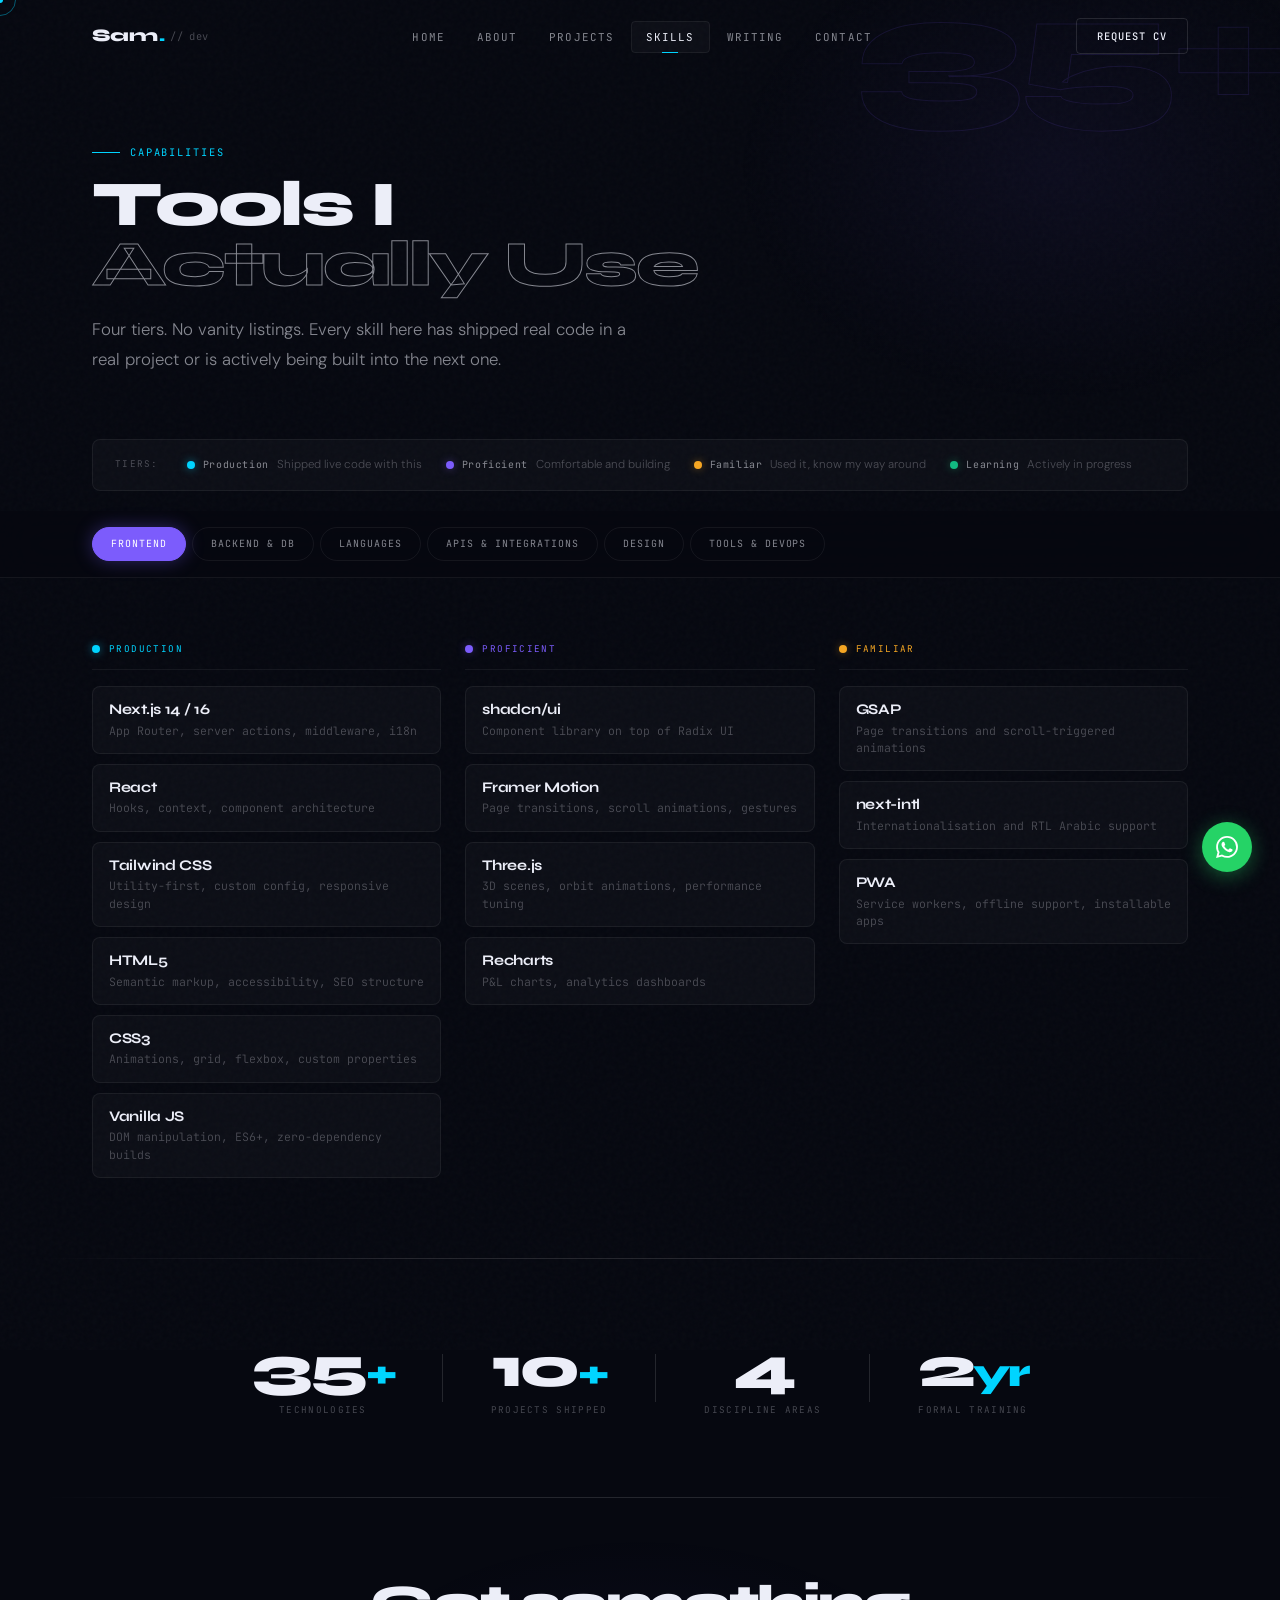
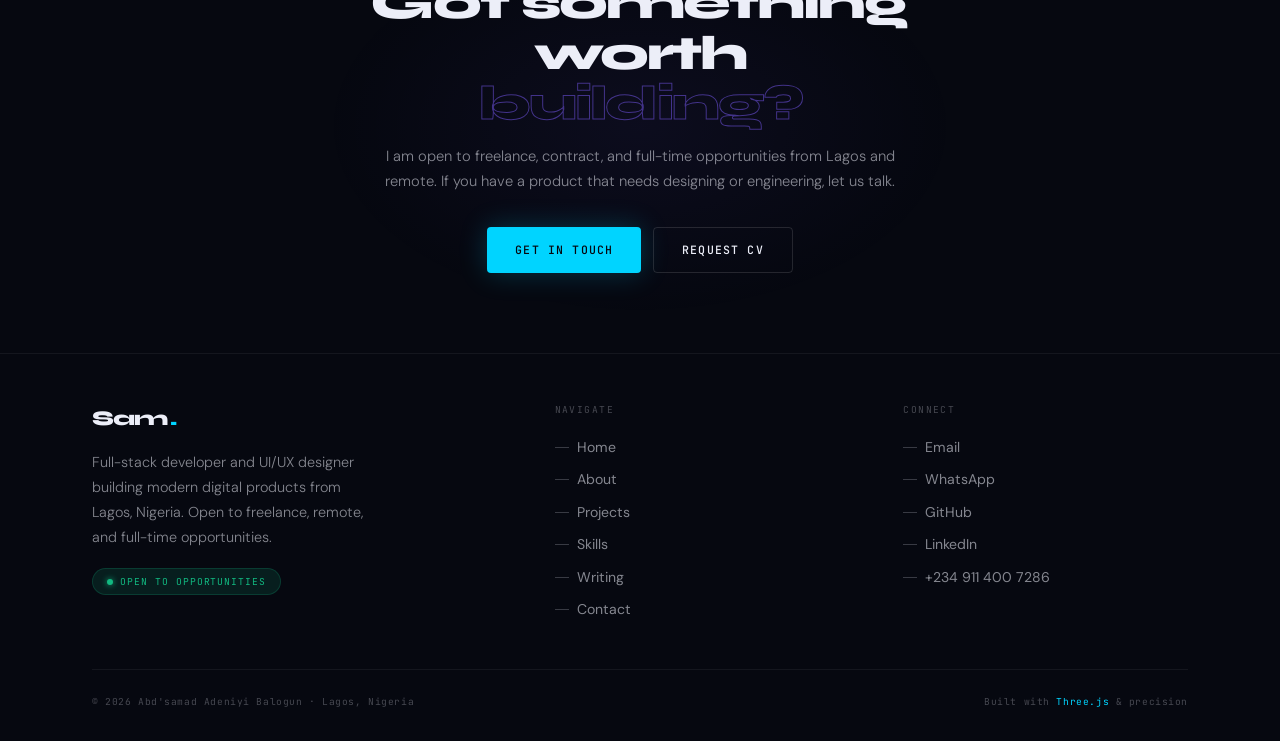
<file: skills.html>
<!DOCTYPE html>
<html lang="en">
<head>
  <meta charset="UTF-8" />
  <meta name="viewport" content="width=device-width, initial-scale=1.0" />
  <title>Skills — Abd'samad Balogun</title>
  <meta name="description" content="Technical skills and proficiency tiers of Abd'samad Balogun — full-stack developer and UI/UX designer based in Lagos, Nigeria." />

  <link rel="icon" href="favicon.svg" type="image/svg+xml">
<link rel="apple-touch-icon" href="favicon.svg">

  <!-- Preconnect -->
  <link rel="preconnect" href="https://fonts.googleapis.com">
  <link rel="preconnect" href="https://fonts.gstatic.com" crossorigin>

  <!-- Styles -->
  <link rel="stylesheet" href="css/global.css">
  <link rel="stylesheet" href="css/skills.css">
</head>
<body>

  <!-- SCROLL PROGRESS -->
  <div id="scroll-progress"></div>

  <!-- PAGE TRANSITION OVERLAY -->
  <div class="page-transition"></div>

  <!-- CURSOR -->
  <div class="cursor-dot" id="cursor-dot"></div>
  <div class="cursor-ring" id="cursor-ring"></div>

  <!-- ==================== MOBILE MENU ==================== -->
  <div class="mobile-menu" id="mobile-menu" role="dialog" aria-modal="true" aria-label="Navigation menu">
    <button class="btn-ghost" id="mobile-close" aria-label="Close menu" style="position:absolute;top:24px;right:24px;font-family:var(--font-mono);font-size:0.72rem;letter-spacing:0.08em;border:1px solid var(--border);padding:8px 14px;border-radius:var(--radius-sm);">[ close ]</button>
    <nav>
      <a href="index.html"    class="mobile-menu-link" data-text="Home">Home</a>
      <a href="about.html"    class="mobile-menu-link" data-text="About">About</a>
      <a href="projects.html" class="mobile-menu-link" data-text="Projects">Projects</a>
      <a href="skills.html"   class="mobile-menu-link" data-text="Skills">Skills</a>
      <a href="blog.html"     class="mobile-menu-link" data-text="Writing">Writing</a>
      <a href="contact.html"  class="mobile-menu-link" data-text="Contact">Contact</a>
    </nav>
    <div class="mobile-menu-bottom">
      <button onclick="openCVModal()" class="btn btn-outline" style="width:200px;justify-content:center;">Request CV</button>
      <p class="mobile-menu-status">Available for projects — Lagos, Nigeria</p>
    </div>
  </div>

  <!-- ==================== NAVBAR ==================== -->
  <nav id="nav" role="navigation" aria-label="Main navigation">
    <div class="container nav-inner">
      <a href="index.html" class="nav-logo" aria-label="Abd'samad Balogun home">
        Sam<span class="dot">.</span>
        <span class="tag">// dev</span>
      </a>
      <ul class="nav-links" role="list">
        <li><a href="index.html"    class="nav-link">Home</a></li>
        <li><a href="about.html"    class="nav-link">About</a></li>
        <li><a href="projects.html" class="nav-link">Projects</a></li>
        <li><a href="skills.html"   class="nav-link active">Skills</a></li>
        <li><a href="blog.html"     class="nav-link">Writing</a></li>
        <li><a href="contact.html"  class="nav-link">Contact</a></li>
      </ul>
      <div class="nav-right">
        <button class="nav-cv-btn" onclick="openCVModal()">Request CV</button>
        <button class="nav-hamburger" id="nav-hamburger" aria-label="Open menu" aria-expanded="false">
          <span></span><span></span><span></span>
        </button>
      </div>
    </div>
  </nav>

  <!-- ==================== PAGE ==================== -->
  <div class="page">

    <!-- ============ HERO ============ -->
    <section id="skills-hero">
      <div class="skills-hero-glow" aria-hidden="true"></div>
      <div class="container">
        <div class="skills-hero-inner">
          <div class="sec-eyebrow reveal">Capabilities</div>
          <h1 class="sec-title reveal delay-1">
            Tools I<br>
            <span class="outline">Actually Use</span>
          </h1>
          <p class="sec-sub reveal delay-2" style="margin-bottom:0;">
            Four tiers. No vanity listings. Every skill here has shipped real code in a real project
            or is actively being built into the next one.
          </p>
        </div>
        <div class="skills-bg-count" aria-hidden="true">35+</div>
      </div>
    </section>

    <!-- ============ TIER LEGEND ============ -->
    <div id="tier-legend">
      <div class="container">
        <div class="legend-inner reveal">
          <span class="legend-label">Tiers:</span>
          <div class="legend-items">
            <div class="legend-item">
              <span class="tier-pip tier-production"></span>
              <span class="legend-text">Production</span>
              <span class="legend-sub">Shipped live code with this</span>
            </div>
            <div class="legend-item">
              <span class="tier-pip tier-proficient"></span>
              <span class="legend-text">Proficient</span>
              <span class="legend-sub">Comfortable and building</span>
            </div>
            <div class="legend-item">
              <span class="tier-pip tier-familiar"></span>
              <span class="legend-text">Familiar</span>
              <span class="legend-sub">Used it, know my way around</span>
            </div>
            <div class="legend-item">
              <span class="tier-pip tier-learning"></span>
              <span class="legend-text">Learning</span>
              <span class="legend-sub">Actively in progress</span>
            </div>
          </div>
        </div>
      </div>
    </div>

    <!-- ============ CATEGORY FILTER ============ -->
    <div id="skills-filter" role="navigation" aria-label="Skill category filters">
      <div class="container">
        <div class="skills-filter-inner">
          <button class="skill-tab active" data-cat="frontend"    aria-selected="true">Frontend</button>
          <button class="skill-tab"        data-cat="backend"     aria-selected="false">Backend &amp; DB</button>
          <button class="skill-tab"        data-cat="languages"   aria-selected="false">Languages</button>
          <button class="skill-tab"        data-cat="apis"        aria-selected="false">APIs &amp; Integrations</button>
          <button class="skill-tab"        data-cat="design"      aria-selected="false">Design</button>
          <button class="skill-tab"        data-cat="tools"       aria-selected="false">Tools &amp; DevOps</button>
        </div>
      </div>
    </div>

    <!-- ============ SKILLS GRID ============ -->
    <section id="skills-grid">
      <div class="container">

        <!-- ─── FRONTEND ─── -->
        <div class="skill-panel active" data-panel="frontend" role="tabpanel">
          <div class="skill-panel-grid">

            <div class="skill-tier-col">
              <div class="tier-header tier-production-header">
                <span class="tier-pip tier-production"></span>
                Production
              </div>
              <div class="skill-list">
                <div class="skill-card reveal">
                  <div class="skill-name">Next.js 14 / 16</div>
                  <div class="skill-note">App Router, server actions, middleware, i18n</div>
                </div>
                <div class="skill-card reveal delay-1">
                  <div class="skill-name">React</div>
                  <div class="skill-note">Hooks, context, component architecture</div>
                </div>
                <div class="skill-card reveal delay-2">
                  <div class="skill-name">Tailwind CSS</div>
                  <div class="skill-note">Utility-first, custom config, responsive design</div>
                </div>
                <div class="skill-card reveal delay-3">
                  <div class="skill-name">HTML5</div>
                  <div class="skill-note">Semantic markup, accessibility, SEO structure</div>
                </div>
                <div class="skill-card reveal delay-4">
                  <div class="skill-name">CSS3</div>
                  <div class="skill-note">Animations, grid, flexbox, custom properties</div>
                </div>
                <div class="skill-card reveal delay-5">
                  <div class="skill-name">Vanilla JS</div>
                  <div class="skill-note">DOM manipulation, ES6+, zero-dependency builds</div>
                </div>
              </div>
            </div>

            <div class="skill-tier-col">
              <div class="tier-header tier-proficient-header">
                <span class="tier-pip tier-proficient"></span>
                Proficient
              </div>
              <div class="skill-list">
                <div class="skill-card reveal">
                  <div class="skill-name">shadcn/ui</div>
                  <div class="skill-note">Component library on top of Radix UI</div>
                </div>
                <div class="skill-card reveal delay-1">
                  <div class="skill-name">Framer Motion</div>
                  <div class="skill-note">Page transitions, scroll animations, gestures</div>
                </div>
                <div class="skill-card reveal delay-2">
                  <div class="skill-name">Three.js</div>
                  <div class="skill-note">3D scenes, orbit animations, performance tuning</div>
                </div>
                <div class="skill-card reveal delay-3">
                  <div class="skill-name">Recharts</div>
                  <div class="skill-note">P&amp;L charts, analytics dashboards</div>
                </div>
              </div>
            </div>

            <div class="skill-tier-col">
              <div class="tier-header tier-familiar-header">
                <span class="tier-pip tier-familiar"></span>
                Familiar
              </div>
              <div class="skill-list">
                <div class="skill-card reveal">
                  <div class="skill-name">GSAP</div>
                  <div class="skill-note">Page transitions and scroll-triggered animations</div>
                </div>
                <div class="skill-card reveal delay-1">
                  <div class="skill-name">next-intl</div>
                  <div class="skill-note">Internationalisation and RTL Arabic support</div>
                </div>
                <div class="skill-card reveal delay-2">
                  <div class="skill-name">PWA</div>
                  <div class="skill-note">Service workers, offline support, installable apps</div>
                </div>
              </div>
            </div>

          </div>
        </div>

        <!-- ─── BACKEND & DB ─── -->
        <div class="skill-panel" data-panel="backend" role="tabpanel" hidden>
          <div class="skill-panel-grid">

            <div class="skill-tier-col">
              <div class="tier-header tier-production-header">
                <span class="tier-pip tier-production"></span>
                Production
              </div>
              <div class="skill-list">
                <div class="skill-card reveal">
                  <div class="skill-name">Supabase</div>
                  <div class="skill-note">PostgreSQL, RLS, real-time, auth, storage</div>
                </div>
                <div class="skill-card reveal delay-1">
                  <div class="skill-name">Firebase</div>
                  <div class="skill-note">Realtime Database, Firestore, Auth, Hosting</div>
                </div>
                <div class="skill-card reveal delay-2">
                  <div class="skill-name">NextAuth.js</div>
                  <div class="skill-note">Role-based auth, session management, providers</div>
                </div>
                <div class="skill-card reveal delay-3">
                  <div class="skill-name">Sanity.io</div>
                  <div class="skill-note">Headless CMS, GROQ queries, schemas</div>
                </div>
              </div>
            </div>

            <div class="skill-tier-col">
              <div class="tier-header tier-proficient-header">
                <span class="tier-pip tier-proficient"></span>
                Proficient
              </div>
              <div class="skill-list">
                <div class="skill-card reveal">
                  <div class="skill-name">Prisma ORM</div>
                  <div class="skill-note">Schema design, migrations, type-safe queries</div>
                </div>
                <div class="skill-card reveal delay-1">
                  <div class="skill-name">REST APIs</div>
                  <div class="skill-note">Building and consuming JSON endpoints</div>
                </div>
              </div>
            </div>

            <div class="skill-tier-col">
              <div class="tier-header tier-learning-header">
                <span class="tier-pip tier-learning"></span>
                Learning
              </div>
              <div class="skill-list">
                <div class="skill-card reveal">
                  <div class="skill-name">MySQL</div>
                  <div class="skill-note">Relational modelling, joins, stored procedures</div>
                </div>
                <div class="skill-card reveal delay-1">
                  <div class="skill-name">PostgreSQL</div>
                  <div class="skill-note">Standalone server setup, query optimisation</div>
                </div>
                <div class="skill-card reveal delay-2">
                  <div class="skill-name">Headless WordPress</div>
                  <div class="skill-note">WP REST API, ACF, decoupled frontend</div>
                </div>
              </div>
            </div>

          </div>
        </div>

        <!-- ─── LANGUAGES ─── -->
        <div class="skill-panel" data-panel="languages" role="tabpanel" hidden>
          <div class="skill-panel-grid">

            <div class="skill-tier-col">
              <div class="tier-header tier-production-header">
                <span class="tier-pip tier-production"></span>
                Production
              </div>
              <div class="skill-list">
                <div class="skill-card reveal">
                  <div class="skill-name">JavaScript ES6+</div>
                  <div class="skill-note">Async/await, modules, destructuring, closures</div>
                </div>
                <div class="skill-card reveal delay-1">
                  <div class="skill-name">HTML</div>
                  <div class="skill-note">Semantic markup, ARIA, forms, media elements</div>
                </div>
                <div class="skill-card reveal delay-2">
                  <div class="skill-name">CSS</div>
                  <div class="skill-note">Custom properties, animations, layout systems</div>
                </div>
              </div>
            </div>

            <div class="skill-tier-col">
              <div class="tier-header tier-proficient-header">
                <span class="tier-pip tier-proficient"></span>
                Proficient
              </div>
              <div class="skill-list">
                <div class="skill-card reveal">
                  <div class="skill-name">TypeScript</div>
                  <div class="skill-note">Generics, utility types, strict mode, interfaces</div>
                </div>
              </div>
            </div>

            <div class="skill-tier-col">
              <div class="tier-header tier-learning-header">
                <span class="tier-pip tier-learning"></span>
                Learning
              </div>
              <div class="skill-list">
                <div class="skill-card reveal">
                  <div class="skill-name">Python</div>
                  <div class="skill-note">Scripting, data processing, backend utilities</div>
                </div>
                <div class="skill-card reveal delay-1">
                  <div class="skill-name">Java</div>
                  <div class="skill-note">OOP fundamentals, data structures, algorithms</div>
                </div>
              </div>
            </div>

          </div>
        </div>

        <!-- ─── APIs & INTEGRATIONS ─── -->
        <div class="skill-panel" data-panel="apis" role="tabpanel" hidden>
          <div class="skill-panel-grid">

            <div class="skill-tier-col">
              <div class="tier-header tier-production-header">
                <span class="tier-pip tier-production"></span>
                Production
              </div>
              <div class="skill-list">
                <div class="skill-card reveal">
                  <div class="skill-name">Paystack</div>
                  <div class="skill-note">Checkout, subscriptions, webhooks, NGN billing</div>
                </div>
                <div class="skill-card reveal delay-1">
                  <div class="skill-name">Claude AI API</div>
                  <div class="skill-note">Smart summaries, admin drafting, AI features</div>
                </div>
                <div class="skill-card reveal delay-2">
                  <div class="skill-name">CoinGecko API</div>
                  <div class="skill-note">Live crypto prices, NGN conversion, CORS fallback</div>
                </div>
                <div class="skill-card reveal delay-3">
                  <div class="skill-name">Twilio</div>
                  <div class="skill-note">WhatsApp notifications, SMS alerts</div>
                </div>
                <div class="skill-card reveal delay-4">
                  <div class="skill-name">EmailJS</div>
                  <div class="skill-note">Contact forms, zero-backend email delivery</div>
                </div>
                <div class="skill-card reveal delay-5">
                  <div class="skill-name">Brevo</div>
                  <div class="skill-note">Transactional emails, order confirmations</div>
                </div>
              </div>
            </div>

          </div>
        </div>

        <!-- ─── DESIGN ─── -->
        <div class="skill-panel" data-panel="design" role="tabpanel" hidden>
          <div class="skill-panel-grid">

            <div class="skill-tier-col">
              <div class="tier-header tier-production-header">
                <span class="tier-pip tier-production"></span>
                Production
              </div>
              <div class="skill-list">
                <div class="skill-card reveal">
                  <div class="skill-name">Figma</div>
                  <div class="skill-note">UI design, components, auto layout, prototyping</div>
                </div>
                <div class="skill-card reveal delay-1">
                  <div class="skill-name">Canva</div>
                  <div class="skill-note">Campaign assets, social graphics, brand kits</div>
                </div>
                <div class="skill-card reveal delay-2">
                  <div class="skill-name">UI/UX Design</div>
                  <div class="skill-note">User flows, information architecture, usability</div>
                </div>
              </div>
            </div>

            <div class="skill-tier-col">
              <div class="tier-header tier-proficient-header">
                <span class="tier-pip tier-proficient"></span>
                Proficient
              </div>
              <div class="skill-list">
                <div class="skill-card reveal">
                  <div class="skill-name">Wireframing</div>
                  <div class="skill-note">Low and mid-fidelity layouts before any code</div>
                </div>
                <div class="skill-card reveal delay-1">
                  <div class="skill-name">Prototyping</div>
                  <div class="skill-note">Interactive flows, user testing, handoffs</div>
                </div>
                <div class="skill-card reveal delay-2">
                  <div class="skill-name">Branding</div>
                  <div class="skill-note">Identity systems, type pairings, campaign design</div>
                </div>
                <div class="skill-card reveal delay-3">
                  <div class="skill-name">CorelDraw</div>
                  <div class="skill-note">Vector graphics, logo design, print layouts</div>
                </div>
              </div>
            </div>

            <div class="skill-tier-col">
              <div class="tier-header tier-familiar-header">
                <span class="tier-pip tier-familiar"></span>
                Familiar
              </div>
              <div class="skill-list">
                <div class="skill-card reveal">
                  <div class="skill-name">Photoshop</div>
                  <div class="skill-note">Image editing, compositing, asset preparation</div>
                </div>
              </div>
            </div>

          </div>
        </div>

        <!-- ─── TOOLS & DEVOPS ─── -->
        <div class="skill-panel" data-panel="tools" role="tabpanel" hidden>
          <div class="skill-panel-grid">

            <div class="skill-tier-col">
              <div class="tier-header tier-production-header">
                <span class="tier-pip tier-production"></span>
                Production
              </div>
              <div class="skill-list">
                <div class="skill-card reveal">
                  <div class="skill-name">Git</div>
                  <div class="skill-note">Branching, rebasing, conflict resolution</div>
                </div>
                <div class="skill-card reveal delay-1">
                  <div class="skill-name">GitHub</div>
                  <div class="skill-note">Repos, pull requests, Actions for CI/CD</div>
                </div>
                <div class="skill-card reveal delay-2">
                  <div class="skill-name">Vercel</div>
                  <div class="skill-note">Deployments, environment variables, edge config</div>
                </div>
                <div class="skill-card reveal delay-3">
                  <div class="skill-name">VS Code</div>
                  <div class="skill-note">Extensions, workspace config, debugging</div>
                </div>
              </div>
            </div>

            <div class="skill-tier-col">
              <div class="tier-header tier-proficient-header">
                <span class="tier-pip tier-proficient"></span>
                Proficient
              </div>
              <div class="skill-list">
                <div class="skill-card reveal">
                  <div class="skill-name">Netlify</div>
                  <div class="skill-note">Static deploys, forms, redirects</div>
                </div>
                <div class="skill-card reveal delay-1">
                  <div class="skill-name">Vite</div>
                  <div class="skill-note">Fast dev server, bundling, HMR</div>
                </div>
                <div class="skill-card reveal delay-2">
                  <div class="skill-name">Microsoft Word</div>
                  <div class="skill-note">Documents, formatting, professional reports</div>
                </div>
                <div class="skill-card reveal delay-3">
                  <div class="skill-name">Microsoft Excel</div>
                  <div class="skill-note">Spreadsheets, formulas, data organisation</div>
                </div>
                <div class="skill-card reveal delay-4">
                  <div class="skill-name">Microsoft PowerPoint</div>
                  <div class="skill-note">Presentations, slide design, pitch decks</div>
                </div>
              </div>
            </div>

          </div>
        </div>

      </div>
    </section>


    <!-- ============ STATS STRIP ============ -->
    <div class="divider"></div>
    <section id="skills-stats">
      <div class="container">
        <div class="stats-row reveal">
          <div class="stat-item">
            <div class="stat-val">35<span class="stat-plus">+</span></div>
            <div class="stat-label">Technologies</div>
          </div>
          <div class="stat-divider" aria-hidden="true"></div>
          <div class="stat-item">
            <div class="stat-val">10<span class="stat-plus">+</span></div>
            <div class="stat-label">Projects shipped</div>
          </div>
          <div class="stat-divider" aria-hidden="true"></div>
          <div class="stat-item">
            <div class="stat-val">4</div>
            <div class="stat-label">Discipline areas</div>
          </div>
          <div class="stat-divider" aria-hidden="true"></div>
          <div class="stat-item">
            <div class="stat-val">2<span class="stat-plus">yr</span></div>
            <div class="stat-label">Formal training</div>
          </div>
        </div>
      </div>
    </section>
    <div class="divider"></div>


    <!-- ============ CTA ============ -->
    <section id="skills-cta">
      <div class="skills-cta-glow" aria-hidden="true"></div>
      <div class="container">
        <div class="skills-cta-inner reveal">
          <h2 class="cta-title">
            Got something<br>worth <span class="outline">building?</span>
          </h2>
          <p class="skills-cta-sub">
            I am open to freelance, contract, and full-time opportunities from Lagos and remote.
            If you have a product that needs designing or engineering, let us talk.
          </p>
          <div class="skills-cta-actions">
            <a href="contact.html" class="btn btn-primary">Get In Touch</a>
            <button onclick="openCVModal()" class="btn btn-outline">Request CV</button>
          </div>
        </div>
      </div>
    </section>

  </div>
  <!-- END PAGE -->


  <!-- ==================== FOOTER ==================== -->
  <footer>
    <div class="container">
      <div class="footer-inner">
        <div class="footer-brand">
          <a href="index.html" class="footer-logo">Sam<span class="dot">.</span></a>
          <p class="footer-tagline">
            Full-stack developer and UI/UX designer building modern digital products from Lagos, Nigeria.
            Open to freelance, remote, and full-time opportunities.
          </p>
          <span class="status-badge">
            <span class="status-dot"></span>
            Open to Opportunities
          </span>
        </div>
        <div>
          <p class="footer-col-title">Navigate</p>
          <ul class="footer-links" role="list">
            <li><a href="index.html"    class="footer-link">Home</a></li>
            <li><a href="about.html"    class="footer-link">About</a></li>
            <li><a href="projects.html" class="footer-link">Projects</a></li>
            <li><a href="skills.html"   class="footer-link">Skills</a></li>
            <li><a href="blog.html"     class="footer-link">Writing</a></li>
            <li><a href="contact.html"  class="footer-link">Contact</a></li>
          </ul>
        </div>
        <div>
          <p class="footer-col-title">Connect</p>
          <ul class="footer-links" role="list">
            <li><a href="mailto:balogunabdsamad6@gmail.com"                          class="footer-link">Email</a></li>
            <li><a href="https://wa.me/2349114007286" target="_blank" rel="noopener" class="footer-link">WhatsApp</a></li>
            <li><a href="https://github.com/balosam"  target="_blank" rel="noopener" class="footer-link">GitHub</a></li>
            <li><a href="https://www.linkedin.com/in/balogun-abdsamad" target="_blank" rel="noopener" class="footer-link">LinkedIn</a></li>
            <li><a href="tel:+2349114007286"                                          class="footer-link">+234 911 400 7286</a></li>
          </ul>
        </div>
      </div>
      <div class="footer-bottom">
        <p class="footer-copy">&copy; 2026 Abd'samad Adeniyi Balogun &middot; Lagos, Nigeria</p>
        <p class="footer-made">Built with <span>Three.js</span> &amp; precision</p>
      </div>
    </div>
  </footer>

  <!-- WhatsApp Float -->
  <a href="https://wa.me/2349114007286" target="_blank" rel="noopener" class="wa-float" aria-label="Chat on WhatsApp">
    <svg width="22" height="22" viewBox="0 0 24 24" fill="currentColor">
      <path d="M17.472 14.382c-.297-.149-1.758-.867-2.03-.967-.273-.099-.471-.148-.67.15-.197.297-.767.966-.94 1.164-.173.199-.347.223-.644.075-.297-.15-1.255-.463-2.39-1.475-.883-.788-1.48-1.761-1.653-2.059-.173-.297-.018-.458.13-.606.134-.133.298-.347.446-.52.149-.174.198-.298.298-.497.099-.198.05-.371-.025-.52-.075-.149-.669-1.612-.916-2.207-.242-.579-.487-.5-.669-.51-.173-.008-.371-.01-.57-.01-.198 0-.52.074-.792.372-.272.297-1.04 1.016-1.04 2.479 0 1.462 1.065 2.875 1.213 3.074.149.198 2.096 3.2 5.077 4.487.709.306 1.262.489 1.694.625.712.227 1.36.195 1.871.118.571-.085 1.758-.719 2.006-1.413.248-.694.248-1.289.173-1.413-.074-.124-.272-.198-.57-.347m-5.421 7.403h-.004a9.87 9.87 0 01-5.031-1.378l-.361-.214-3.741.982.998-3.648-.235-.374a9.86 9.86 0 01-1.51-5.26c.001-5.45 4.436-9.884 9.888-9.884 2.64 0 5.122 1.03 6.988 2.898a9.825 9.825 0 012.893 6.994c-.003 5.45-4.437 9.884-9.885 9.884m8.413-18.297A11.815 11.815 0 0012.05 0C5.495 0 .16 5.335.157 11.892c0 2.096.547 4.142 1.588 5.945L.057 24l6.305-1.654a11.882 11.882 0 005.683 1.448h.005c6.554 0 11.89-5.335 11.893-11.893a11.821 11.821 0 00-3.48-8.413Z"/>
    </svg>
  </a>

  <!-- Back to Top -->
  <button id="back-to-top" aria-label="Back to top">↑</button>

  <!-- CV MODAL -->
  <div class="cv-modal-overlay" id="cv-modal" onclick="handleModalOverlay(event)" role="dialog" aria-modal="true" aria-labelledby="cv-modal-title">
    <div class="cv-modal">
      <button class="cv-modal-close" onclick="closeCVModal()" aria-label="Close">[ esc ]</button>
      <div class="cv-modal-eyebrow">Request CV</div>
      <h2 class="cv-modal-title" id="cv-modal-title">How would you like to reach out?</h2>
      <p class="cv-modal-sub">Choose your preferred channel and I'll send my CV right over.</p>
      <div class="cv-modal-options">
        <a href="mailto:balogunabdsamad6@gmail.com?subject=CV%20Request&body=Hi%20Sam%2C%0A%0AI%20came%20across%20your%20portfolio%20and%20would%20like%20to%20request%20a%20copy%20of%20your%20CV.%0A%0AThank%20you."
           class="cv-modal-opt email">
          <span class="cv-opt-icon">📩</span>
          <div class="cv-opt-body">
            <div class="cv-opt-type">Via Email</div>
            <div class="cv-opt-label">Send a formal request</div>
            <div class="cv-opt-val">balogunabdsamad6@gmail.com</div>
          </div>
          <span class="cv-opt-arrow">→</span>
        </a>
        <a href="https://wa.me/2349114007286?text=Hi%20Sam%2C%0A%0AI%20came%20across%20your%20portfolio%20and%20I%27d%20love%20to%20see%20your%20CV.%20Could%20you%20please%20send%20it%3F%0A%0AThanks!"
           target="_blank" rel="noopener"
           class="cv-modal-opt whatsapp">
          <span class="cv-opt-icon">💬</span>
          <div class="cv-opt-body">
            <div class="cv-opt-type">Via WhatsApp</div>
            <div class="cv-opt-label">Quick and direct</div>
            <div class="cv-opt-val">+234 911 400 7286</div>
          </div>
          <span class="cv-opt-arrow">→</span>
        </a>
      </div>
      <p class="cv-modal-note">I typically respond within a few hours &middot; Lagos, Nigeria</p>
    </div>
  </div>

  <!-- SCRIPTS -->
  <script src="js/global.js"></script>
  <script src="js/skills.js"></script>

</body>
</html>
</file>
<file: css/global.css>
/* ============================================================
   GLOBAL.CSS — Abd'samad Balogun Portfolio
   Variables · Reset · Typography · Nav · Footer · Utilities
============================================================ */

@import url('https://fonts.googleapis.com/css2?family=Syne:wght@400;500;600;700;800&family=DM+Sans:ital,opsz,wght@0,9..40,300;0,9..40,400;0,9..40,500;0,9..40,600;1,9..40,300&family=JetBrains+Mono:wght@300;400;500&display=swap');

/* ── DESIGN TOKENS ── */
:root {
  /* Backgrounds */
  --bg:            #060810;
  --bg-2:          #0a0d16;
  --bg-3:          #0f1220;
  --surface:       rgba(255,255,255,0.028);
  --surface-2:     rgba(255,255,255,0.055);

  /* Borders */
  --border:        rgba(255,255,255,0.06);
  --border-2:      rgba(255,255,255,0.12);
  --border-3:      rgba(255,255,255,0.22);

  /* Text */
  --text:          #eceef8;
  --text-2:        rgba(236,238,248,0.55);
  --text-3:        rgba(236,238,248,0.28);

  /* Accent — electric cyan */
  --cyan:          #00d4ff;
  --cyan-2:        rgba(0,212,255,0.12);
  --cyan-3:        rgba(0,212,255,0.06);
  --cyan-glow:     rgba(0,212,255,0.22);

  /* Secondary accent — warm amber */
  --amber:         #f5a623;
  --amber-2:       rgba(245,166,35,0.12);

  /* Tertiary — violet */
  --violet:        #7c5cfc;
  --violet-2:      rgba(124,92,252,0.12);

  /* Status */
  --green:         #12b981;
  --green-2:       rgba(18,185,129,0.12);
  --red:           #ef4444;

  /* Typography */
  --font-display:  'Syne', sans-serif;
  --font-body:     'DM Sans', sans-serif;
  --font-mono:     'JetBrains Mono', monospace;

  /* Spacing scale */
  --space-xs:  4px;
  --space-sm:  8px;
  --space-md:  16px;
  --space-lg:  32px;
  --space-xl:  64px;
  --space-2xl: 120px;

  /* Radius */
  --radius-sm: 4px;
  --radius-md: 8px;
  --radius-lg: 16px;
  --radius-xl: 24px;

  /* Transitions */
  --ease:      cubic-bezier(0.16, 1, 0.3, 1);
  --ease-in:   cubic-bezier(0.4, 0, 1, 1);
  --ease-out:  cubic-bezier(0, 0, 0.2, 1);
  --dur-fast:  180ms;
  --dur-med:   320ms;
  --dur-slow:  600ms;

  /* Nav height */
  --nav-h: 72px;
}

/* ── RESET ── */
*, *::before, *::after {
  box-sizing: border-box;
  margin: 0;
  padding: 0;
}

html {
  font-size: 16px;
  scroll-behavior: smooth;
  -webkit-text-size-adjust: 100%;
}

body {
  font-family: var(--font-body);
  background: var(--bg);
  color: var(--text);
  overflow-x: hidden;
  cursor: none;
  line-height: 1.6;
  -webkit-font-smoothing: antialiased;
  -moz-osx-font-smoothing: grayscale;
}

img, video { display: block; max-width: 100%; }
a { color: inherit; text-decoration: none; }
button { background: none; border: none; cursor: pointer; font: inherit; color: inherit; }
ul, ol { list-style: none; }
input, textarea { font: inherit; }

/* ── SCROLLBAR ── */
::-webkit-scrollbar { width: 3px; }
::-webkit-scrollbar-track { background: var(--bg); }
::-webkit-scrollbar-thumb {
  background: linear-gradient(var(--cyan), var(--violet));
  border-radius: 2px;
}

/* ── SCROLL PROGRESS BAR ── */
#scroll-progress {
  position: fixed;
  top: 0; left: 0;
  height: 2px;
  width: 0%;
  background: linear-gradient(90deg, var(--cyan), var(--violet), var(--amber));
  z-index: 9999;
  transition: width 0.1s linear;
}

/* ── CUSTOM CURSOR ── */
.cursor-dot {
  width: 6px; height: 6px;
  background: var(--cyan);
  border-radius: 50%;
  position: fixed;
  pointer-events: none;
  z-index: 9998;
  transform: translate(-50%, -50%);
  transition: width var(--dur-fast), height var(--dur-fast), background var(--dur-fast);
  mix-blend-mode: screen;
}

.cursor-ring {
  width: 32px; height: 32px;
  border: 1px solid rgba(0,212,255,0.4);
  border-radius: 50%;
  position: fixed;
  pointer-events: none;
  z-index: 9997;
  transform: translate(-50%, -50%);
  transition: width var(--dur-med) var(--ease),
              height var(--dur-med) var(--ease),
              border-color var(--dur-med);
}

.cursor-dot.hover  { width: 10px; height: 10px; background: var(--amber); }
.cursor-ring.hover { width: 48px; height: 48px; border-color: rgba(245,166,35,0.5); }

/* ── PAGE TRANSITION ── */
.page-transition {
  position: fixed;
  inset: 0;
  background: var(--bg);
  z-index: 9000;
  pointer-events: none;
  opacity: 0;
  transition: opacity 300ms var(--ease);
}

.page-transition.active { opacity: 1; pointer-events: all; }

/* ── NOISE TEXTURE OVERLAY ── */
body::after {
  content: '';
  position: fixed;
  inset: -50%;
  width: 200%; height: 200%;
  background-image: url("data:image/svg+xml,%3Csvg viewBox='0 0 512 512' xmlns='http://www.w3.org/2000/svg'%3E%3Cfilter id='n'%3E%3CfeTurbulence type='fractalNoise' baseFrequency='0.8' numOctaves='4' stitchTiles='stitch'/%3E%3C/filter%3E%3Crect width='100%25' height='100%25' filter='url(%23n)'/%3E%3C/svg%3E");
  opacity: 0.025;
  pointer-events: none;
  z-index: 1;
  animation: noise-drift 0.6s steps(1) infinite;
}

@keyframes noise-drift {
  0%   { transform: translate(0,0); }
  20%  { transform: translate(-3%,-8%); }
  40%  { transform: translate(5%, 3%); }
  60%  { transform: translate(-8%, 6%); }
  80%  { transform: translate(3%,-4%); }
  100% { transform: translate(0,0); }
}

/* ── LAYOUT ── */
.page { position: relative; z-index: 2; }

.container {
  max-width: 1160px;
  margin: 0 auto;
  padding: 0 var(--space-lg);
}

/* ── SECTION BASE ── */
section { padding: var(--space-2xl) 0; }

.sec-eyebrow {
  font-family: var(--font-mono);
  font-size: 0.65rem;
  font-weight: 400;
  letter-spacing: 0.18em;
  text-transform: uppercase;
  color: var(--cyan);
  display: flex;
  align-items: center;
  gap: 10px;
  margin-bottom: 14px;
}

.sec-eyebrow::before {
  content: '';
  width: 28px; height: 1px;
  background: var(--cyan);
  flex-shrink: 0;
}

.sec-title {
  font-family: var(--font-display);
  font-size: clamp(2.2rem, 5vw, 4rem);
  font-weight: 800;
  letter-spacing: -0.04em;
  line-height: 0.95;
  margin-bottom: 18px;
}

/* Outlined text effect */
.sec-title .outline {
  -webkit-text-stroke: 1px var(--text-2);
  color: transparent;
}

.sec-title .gradient {
  background: linear-gradient(135deg, var(--cyan), var(--violet));
  -webkit-background-clip: text;
  -webkit-text-fill-color: transparent;
  background-clip: text;
}

.sec-sub {
  font-size: 1.05rem;
  color: var(--text-2);
  max-width: 560px;
  line-height: 1.8;
  font-weight: 300;
  margin-bottom: var(--space-xl);
}

/* ── DIVIDER ── */
.divider {
  height: 1px;
  background: linear-gradient(90deg, transparent, var(--border-2) 30%, var(--border-2) 70%, transparent);
  margin: 0 var(--space-lg);
}

/* ── GLASS CARD ── */
.glass {
  background: var(--surface);
  border: 1px solid var(--border);
  border-radius: var(--radius-md);
  position: relative;
  overflow: hidden;
  transition:
    border-color var(--dur-med) var(--ease),
    transform var(--dur-med) var(--ease),
    box-shadow var(--dur-med) var(--ease);
}

.glass::before {
  content: '';
  position: absolute;
  inset: 0;
  background: linear-gradient(135deg, rgba(0,212,255,0.04) 0%, transparent 60%);
  opacity: 0;
  transition: opacity var(--dur-med);
  pointer-events: none;
}

.glass:hover {
  border-color: rgba(0,212,255,0.18);
  transform: translateY(-3px);
  box-shadow: 0 20px 48px rgba(0,0,0,0.45), 0 0 0 1px rgba(0,212,255,0.08);
}

.glass:hover::before { opacity: 1; }

/* ── BUTTONS ── */
.btn {
  display: inline-flex;
  align-items: center;
  gap: 8px;
  font-family: var(--font-mono);
  font-size: 0.72rem;
  font-weight: 500;
  letter-spacing: 0.1em;
  text-transform: uppercase;
  padding: 13px 28px;
  border-radius: var(--radius-sm);
  transition: all var(--dur-med) var(--ease);
  white-space: nowrap;
}

.btn-primary {
  background: var(--cyan);
  color: var(--bg);
  box-shadow: 0 0 28px var(--cyan-glow);
}

.btn-primary:hover {
  box-shadow: 0 0 48px var(--cyan-glow);
  transform: translateY(-2px);
}

.btn-outline {
  border: 1px solid var(--border-2);
  color: var(--text);
}

.btn-outline:hover {
  border-color: var(--cyan);
  color: var(--cyan);
  background: var(--cyan-3);
}

.btn-ghost {
  color: var(--text-2);
  border: 1px solid transparent;
}

.btn-ghost:hover { color: var(--cyan); border-color: var(--border); }

/* ── STATUS BADGE ── */
.status-badge {
  display: inline-flex;
  align-items: center;
  gap: 7px;
  font-family: var(--font-mono);
  font-size: 0.6rem;
  letter-spacing: 0.1em;
  text-transform: uppercase;
  color: var(--green);
  background: var(--green-2);
  border: 1px solid rgba(18,185,129,0.2);
  border-radius: 100px;
  padding: 5px 14px;
}

.status-dot {
  width: 6px; height: 6px;
  border-radius: 50%;
  background: var(--green);
  box-shadow: 0 0 6px var(--green);
  animation: pulse-green 2.4s ease infinite;
}

@keyframes pulse-green {
  0%, 100% { box-shadow: 0 0 6px var(--green); }
  50%       { box-shadow: 0 0 14px var(--green); }
}

/* ── CHIP / TAG ── */
.chip {
  display: inline-block;
  font-family: var(--font-mono);
  font-size: 0.6rem;
  letter-spacing: 0.07em;
  padding: 4px 10px;
  border-radius: var(--radius-sm);
  border: 1px solid var(--border);
  color: var(--text-2);
  background: var(--surface);
  white-space: nowrap;
}

.chip-cyan { border-color: rgba(0,212,255,0.3); color: var(--cyan); background: var(--cyan-3); }
.chip-amber { border-color: rgba(245,166,35,0.3); color: var(--amber); background: var(--amber-2); }
.chip-violet { border-color: rgba(124,92,252,0.3); color: var(--violet); background: var(--violet-2); }

/* ── SCROLL REVEAL ── */
.reveal {
  opacity: 0;
  transform: translateY(30px);
  transition: opacity var(--dur-slow) var(--ease), transform var(--dur-slow) var(--ease);
}

.reveal.show { opacity: 1; transform: none; }

.reveal-left {
  opacity: 0;
  transform: translateX(-30px);
  transition: opacity var(--dur-slow) var(--ease), transform var(--dur-slow) var(--ease);
}

.reveal-left.show { opacity: 1; transform: none; }

/* Stagger delays */
.delay-1 { transition-delay: 80ms; }
.delay-2 { transition-delay: 160ms; }
.delay-3 { transition-delay: 240ms; }
.delay-4 { transition-delay: 320ms; }
.delay-5 { transition-delay: 400ms; }

/* ============================================================
   NAVBAR
============================================================ */
#nav {
  position: fixed;
  top: 0; left: 0; right: 0;
  z-index: 500;
  height: var(--nav-h);
  display: flex;
  align-items: center;
  transition: background var(--dur-med), border-color var(--dur-med), height var(--dur-med);
}

#nav.scrolled {
  background: rgba(6,8,16,0.82);
  backdrop-filter: blur(24px);
  -webkit-backdrop-filter: blur(24px);
  border-bottom: 1px solid var(--border);
  height: 60px;
}

.nav-inner {
  width: 100%;
  display: flex;
  align-items: center;
  justify-content: space-between;
  gap: var(--space-lg);
}

/* Logo */
.nav-logo {
  font-family: var(--font-display);
  font-size: 1.1rem;
  font-weight: 800;
  letter-spacing: -0.04em;
  color: var(--text);
  display: flex;
  align-items: center;
  gap: 2px;
  flex-shrink: 0;
}

.nav-logo .dot { color: var(--cyan); }
.nav-logo .tag { font-family: var(--font-mono); font-size: 0.65rem; color: var(--text-3); font-weight: 400; letter-spacing: 0.04em; margin-left: 4px; }

/* Desktop links */
.nav-links {
  display: flex;
  align-items: center;
  gap: 2px;
}

.nav-link {
  font-family: var(--font-mono);
  font-size: 0.68rem;
  font-weight: 400;
  letter-spacing: 0.1em;
  text-transform: uppercase;
  color: var(--text-2);
  padding: 8px 14px;
  border-radius: var(--radius-sm);
  border: 1px solid transparent;
  transition: color var(--dur-fast), border-color var(--dur-fast), background var(--dur-fast);
  position: relative;
}

.nav-link:hover,
.nav-link.active {
  color: var(--text);
  border-color: var(--border);
  background: var(--surface);
}

.nav-link.active::after {
  content: '';
  position: absolute;
  bottom: -1px; left: 50%;
  transform: translateX(-50%);
  width: 16px; height: 1px;
  background: var(--cyan);
}

/* Nav right */
.nav-right {
  display: flex;
  align-items: center;
  gap: 10px;
  flex-shrink: 0;
}

.nav-cv-btn {
  font-family: var(--font-mono);
  font-size: 0.65rem;
  font-weight: 500;
  letter-spacing: 0.1em;
  text-transform: uppercase;
  padding: 9px 20px;
  border: 1px solid var(--border-2);
  border-radius: var(--radius-sm);
  color: var(--text);
  transition: all var(--dur-med) var(--ease);
}

.nav-cv-btn:hover {
  border-color: var(--cyan);
  color: var(--cyan);
  background: var(--cyan-3);
  box-shadow: 0 0 20px var(--cyan-glow);
}

/* Hamburger */
.nav-hamburger {
  display: none;
  flex-direction: column;
  gap: 5px;
  padding: 8px;
  border-radius: var(--radius-sm);
  border: 1px solid var(--border);
  transition: border-color var(--dur-fast);
}

.nav-hamburger:hover { border-color: var(--border-2); }

.nav-hamburger span {
  display: block;
  width: 20px; height: 1.5px;
  background: var(--text);
  border-radius: 1px;
  transition: transform var(--dur-med) var(--ease), opacity var(--dur-med), width var(--dur-med);
}

.nav-hamburger.open span:nth-child(1) { transform: translateY(6.5px) rotate(45deg); }
.nav-hamburger.open span:nth-child(2) { opacity: 0; width: 0; }
.nav-hamburger.open span:nth-child(3) { transform: translateY(-6.5px) rotate(-45deg); }

/* ── MOBILE MENU ── */
.mobile-menu {
  position: fixed;
  inset: 0;
  z-index: 400;
  background: rgba(6,8,16,0.98);
  backdrop-filter: blur(40px);
  -webkit-backdrop-filter: blur(40px);
  display: flex;
  flex-direction: column;
  align-items: center;
  justify-content: center;
  gap: 0;
  opacity: 0;
  pointer-events: none;
  transition: opacity var(--dur-med) var(--ease);
}

.mobile-menu.open {
  opacity: 1;
  pointer-events: all;
}

.mobile-menu nav {
  display: flex;
  flex-direction: column;
  align-items: center;
  gap: 4px;
  width: 100%;
  padding: 0 24px;
}

.mobile-menu-link {
  font-family: var(--font-display);
  font-size: clamp(1.8rem, 7vw, 2.8rem);
  font-weight: 800;
  letter-spacing: -0.04em;
  color: var(--text-2);
  transition: color var(--dur-fast);
  position: relative;
  padding: 6px 0;
  display: block;
  width: 100%;
  text-align: center;
}

.mobile-menu-link::after {
  content: attr(data-text);
  position: absolute;
  left: 0; top: 6px;
  width: 100%;
  text-align: center;
  -webkit-text-stroke: 1px var(--cyan);
  color: transparent;
  opacity: 0;
  transition: opacity var(--dur-fast);
}

.mobile-menu-link:hover { color: transparent; }
.mobile-menu-link:hover::after { opacity: 1; }

.mobile-menu-bottom {
  position: absolute;
  bottom: 36px;
  left: 0; right: 0;
  display: flex;
  flex-direction: column;
  align-items: center;
  gap: 14px;
  padding: 0 24px;
}

.mobile-menu-status {
  font-family: var(--font-mono);
  font-size: 0.6rem;
  letter-spacing: 0.1em;
  text-transform: uppercase;
  color: var(--text-3);
  text-align: center;
}

/* ============================================================
   FOOTER
============================================================ */
footer {
  border-top: 1px solid var(--border);
  padding: 48px 0 32px;
  position: relative;
  z-index: 2;
}

.footer-inner {
  display: grid;
  grid-template-columns: 1.4fr 1fr 1fr;
  gap: var(--space-xl);
  margin-bottom: 48px;
}

.footer-brand {}

.footer-logo {
  font-family: var(--font-display);
  font-size: 1.3rem;
  font-weight: 800;
  letter-spacing: -0.04em;
  color: var(--text);
  display: inline-flex;
  align-items: center;
  gap: 2px;
  margin-bottom: 14px;
}

.footer-logo .dot { color: var(--cyan); }

.footer-tagline {
  font-size: 0.9rem;
  color: var(--text-2);
  line-height: 1.75;
  font-weight: 300;
  max-width: 280px;
  margin-bottom: var(--space-md);
}

.footer-col-title {
  font-family: var(--font-mono);
  font-size: 0.6rem;
  letter-spacing: 0.15em;
  text-transform: uppercase;
  color: var(--text-3);
  margin-bottom: 18px;
}

.footer-links {
  display: flex;
  flex-direction: column;
  gap: 10px;
}

.footer-link {
  font-size: 0.88rem;
  color: var(--text-2);
  transition: color var(--dur-fast);
  display: flex;
  align-items: center;
  gap: 8px;
}

.footer-link:hover { color: var(--cyan); }

.footer-link::before {
  content: '';
  width: 14px; height: 1px;
  background: currentColor;
  opacity: 0.4;
  transition: width var(--dur-fast), opacity var(--dur-fast);
}

.footer-link:hover::before { width: 20px; opacity: 1; }

/* Footer bottom */
.footer-bottom {
  display: flex;
  align-items: center;
  justify-content: space-between;
  flex-wrap: wrap;
  gap: 12px;
  padding-top: 24px;
  border-top: 1px solid var(--border);
}

.footer-copy {
  font-family: var(--font-mono);
  font-size: 0.6rem;
  letter-spacing: 0.06em;
  color: var(--text-3);
}

.footer-made {
  font-family: var(--font-mono);
  font-size: 0.6rem;
  letter-spacing: 0.06em;
  color: var(--text-3);
}

.footer-made span { color: var(--cyan); }

/* ── WA FLOAT ── */
.wa-float {
  position: fixed;
  bottom: 28px; right: 28px;
  z-index: 600;
  width: 50px; height: 50px;
  border-radius: 50%;
  background: #25d366;
  color: #fff;
  display: flex;
  align-items: center;
  justify-content: center;
  box-shadow: 0 4px 20px rgba(37,211,102,0.4);
  transition: transform var(--dur-med) var(--ease), box-shadow var(--dur-med);
  font-size: 1.3rem;
}

.wa-float:hover {
  transform: scale(1.1) translateY(-2px);
  box-shadow: 0 8px 32px rgba(37,211,102,0.6);
}

/* ── BACK TO TOP ── */
#back-to-top {
  position: fixed;
  bottom: 88px; right: 28px;
  z-index: 600;
  width: 42px; height: 42px;
  border: 1px solid var(--border-2);
  border-radius: var(--radius-sm);
  background: rgba(6,8,16,0.85);
  color: var(--text-2);
  display: flex;
  align-items: center;
  justify-content: center;
  font-family: var(--font-mono);
  font-size: 1rem;
  opacity: 0;
  pointer-events: none;
  transition: all var(--dur-med) var(--ease);
  backdrop-filter: blur(10px);
}

#back-to-top.visible { opacity: 1; pointer-events: all; }
#back-to-top:hover { border-color: var(--cyan); color: var(--cyan); transform: translateY(-2px); }

/* ── CV MODAL ── */
.cv-modal-overlay {
  display: none;
  position: fixed;
  inset: 0;
  z-index: 800;
  background: rgba(6,8,16,0.9);
  backdrop-filter: blur(20px);
  -webkit-backdrop-filter: blur(20px);
  align-items: center;
  justify-content: center;
  padding: var(--space-md);
}

.cv-modal-overlay.open { display: flex; }

.cv-modal {
  background: var(--bg-2);
  border: 1px solid var(--border-2);
  border-radius: var(--radius-lg);
  padding: 40px 36px;
  width: 100%;
  max-width: 440px;
  position: relative;
  box-shadow: 0 0 60px rgba(0,212,255,0.07), 0 32px 80px rgba(0,0,0,0.6);
  animation: modal-in 0.35s var(--ease);
}

@keyframes modal-in {
  from { opacity: 0; transform: translateY(16px) scale(0.97); }
  to   { opacity: 1; transform: none scale(1); }
}

.cv-modal-close {
  position: absolute;
  top: 16px; right: 18px;
  color: var(--text-3);
  font-family: var(--font-mono);
  font-size: 0.75rem;
  letter-spacing: 0.05em;
  transition: color var(--dur-fast);
}

.cv-modal-close:hover { color: var(--text); }

.cv-modal-eyebrow {
  font-family: var(--font-mono);
  font-size: 0.6rem;
  letter-spacing: 0.15em;
  text-transform: uppercase;
  color: var(--cyan);
  display: flex;
  align-items: center;
  gap: 8px;
  margin-bottom: 10px;
}

.cv-modal-eyebrow::before { content: ''; width: 16px; height: 1px; background: var(--cyan); }

.cv-modal-title {
  font-family: var(--font-display);
  font-size: 1.5rem;
  font-weight: 800;
  letter-spacing: -0.03em;
  margin-bottom: 6px;
}

.cv-modal-sub {
  font-size: 0.85rem;
  color: var(--text-2);
  font-weight: 300;
  line-height: 1.65;
  margin-bottom: 28px;
}

.cv-modal-options { display: flex; flex-direction: column; gap: 10px; }

.cv-modal-opt {
  display: flex;
  align-items: center;
  gap: 14px;
  padding: 16px 18px;
  border: 1px solid var(--border);
  border-radius: var(--radius-md);
  background: var(--surface);
  text-decoration: none;
  transition: all var(--dur-med) var(--ease);
}

.cv-modal-opt:hover { transform: translateX(4px); }
.cv-modal-opt.email:hover { border-color: var(--cyan); background: var(--cyan-3); }
.cv-modal-opt.whatsapp:hover { border-color: #25d366; background: rgba(37,211,102,0.06); }

.cv-opt-icon { font-size: 1.4rem; flex-shrink: 0; }

.cv-opt-body { flex: 1; }

.cv-opt-type {
  font-family: var(--font-mono);
  font-size: 0.55rem;
  letter-spacing: 0.12em;
  text-transform: uppercase;
  color: var(--text-3);
  margin-bottom: 2px;
}

.cv-opt-label {
  font-size: 0.88rem;
  font-weight: 600;
  color: var(--text);
  margin-bottom: 1px;
}

.cv-opt-val { font-size: 0.75rem; font-weight: 300; }
.cv-modal-opt.email .cv-opt-val { color: var(--cyan); }
.cv-modal-opt.whatsapp .cv-opt-val { color: #25d366; }

.cv-opt-arrow { color: var(--text-3); font-size: 0.9rem; margin-left: auto; }

.cv-modal-note {
  margin-top: 18px;
  text-align: center;
  font-family: var(--font-mono);
  font-size: 0.58rem;
  letter-spacing: 0.06em;
  color: var(--text-3);
}

/* ============================================================
   RESPONSIVE — GLOBAL
============================================================ */

/* Tablet */
@media (max-width: 1024px) {
  .container { padding: 0 24px; }
  section { padding: 80px 0; }
}

/* Mobile nav breakpoint */
@media (max-width: 860px) {
  .nav-links { display: none; }
  .nav-cv-btn { display: none; }
  .nav-hamburger { display: flex; }
}

/* Mobile */
@media (max-width: 768px) {
  :root { --nav-h: 60px; }

  body { cursor: auto; }
  body::after { display: none; }
  .cursor-dot, .cursor-ring { display: none; }

  .container { padding: 0 18px; }
  section { padding: 60px 0; }

  .sec-title { font-size: clamp(1.8rem, 8vw, 2.8rem); }
  .sec-sub { font-size: 0.9rem; margin-bottom: 40px; }

  .glass:hover { transform: none; box-shadow: none; }
  .glass:hover::before { opacity: 0; }

  .btn-primary:hover, .btn-outline:hover { transform: none; }

  /* Footer mobile */
  .footer-inner { grid-template-columns: 1fr; gap: var(--space-lg); }
  .footer-bottom { flex-direction: column; text-align: center; gap: 8px; }

  .wa-float { width: 44px; height: 44px; font-size: 1.1rem; bottom: 18px; right: 16px; }
  #back-to-top { width: 38px; height: 38px; font-size: 0.85rem; bottom: 72px; right: 16px; }

  .cv-modal { padding: 28px 20px; }
  .cv-modal-title { font-size: 1.2rem; }
  .cv-modal-opt:hover { transform: none; }
}

/* Small mobile */
@media (max-width: 480px) {
  .container { padding: 0 16px; }
  .divider { margin: 0 16px; }
  .sec-title { font-size: clamp(1.6rem, 9vw, 2.2rem); }
}
</file>
<file: css/about.css>
/* ============================================================
   ABOUT.CSS — Abd'samad Balogun Portfolio
   About page: hero, timeline, strengths, building, education, CTA
============================================================ */

/* ── PAGE HERO ── */
#about-hero {
  padding: calc(var(--nav-h) + 72px) 0 80px;
  position: relative;
  overflow: hidden;
}

.about-hero-glow-1 {
  position: absolute;
  top: -10%; left: -5%;
  width: 50vw; height: 50vw;
  background: radial-gradient(ellipse, rgba(0,212,255,0.05) 0%, transparent 68%);
  pointer-events: none;
  z-index: 0;
}

.about-hero-glow-2 {
  position: absolute;
  bottom: -10%; right: -8%;
  width: 45vw; height: 45vw;
  background: radial-gradient(ellipse, rgba(124,92,252,0.045) 0%, transparent 68%);
  pointer-events: none;
  z-index: 0;
}

.about-hero-grid {
  display: grid;
  grid-template-columns: minmax(0, 1.1fr) minmax(0, 0.9fr);
  gap: 64px;
  align-items: center;
  position: relative;
  z-index: 1;
}

/* ── HERO LEFT ── */
.about-intro {
  font-size: 1rem;
  color: var(--text-2);
  line-height: 1.85;
  font-weight: 300;
  max-width: 520px;
  margin-bottom: 20px;
}

.about-hero-actions {
  display: flex;
  gap: 12px;
  flex-wrap: wrap;
  margin-top: 36px;
}

/* ── IDENTITY CARD ── */
.about-id-card {
  background: var(--bg-2);
  border: 1px solid var(--border-2);
  border-radius: var(--radius-xl);
  padding: 32px 28px;
  position: relative;
  overflow: hidden;
  box-shadow: 0 0 60px rgba(0,212,255,0.04), 0 40px 80px rgba(0,0,0,0.5);
}

/* Subtle top-left glow inside card */
.about-id-card::before {
  content: '';
  position: absolute;
  top: -20px; left: -20px;
  width: 160px; height: 160px;
  background: radial-gradient(ellipse, rgba(0,212,255,0.08) 0%, transparent 70%);
  pointer-events: none;
}

.id-card-top {
  display: flex;
  align-items: flex-start;
  justify-content: space-between;
  margin-bottom: 22px;
}

.id-avatar {
  width: 64px; height: 64px;
  border-radius: var(--radius-md);
  background: linear-gradient(135deg, rgba(0,212,255,0.15), rgba(124,92,252,0.12));
  border: 1px solid rgba(0,212,255,0.2);
  display: flex;
  align-items: center;
  justify-content: center;
  font-family: var(--font-display);
  font-size: 1.1rem;
  font-weight: 800;
  letter-spacing: -0.02em;
  color: var(--cyan);
}

.id-card-badge {
  display: inline-flex;
  align-items: center;
  gap: 7px;
  font-family: var(--font-mono);
  font-size: 0.55rem;
  letter-spacing: 0.1em;
  text-transform: uppercase;
  color: var(--green);
  background: var(--green-2);
  border: 1px solid rgba(18,185,129,0.2);
  border-radius: 100px;
  padding: 5px 12px;
}

.id-card-name {
  margin-bottom: 22px;
}

.id-name-full {
  font-family: var(--font-display);
  font-size: 1.1rem;
  font-weight: 800;
  letter-spacing: -0.03em;
  color: var(--text);
  margin-bottom: 3px;
}

.id-name-handle {
  font-family: var(--font-mono);
  font-size: 0.65rem;
  letter-spacing: 0.08em;
  color: var(--cyan);
}

.id-card-meta {
  display: flex;
  flex-direction: column;
  gap: 10px;
  margin-bottom: 24px;
  padding-bottom: 24px;
  border-bottom: 1px solid var(--border);
}

.id-meta-row {
  display: flex;
  gap: 12px;
  align-items: baseline;
}

.id-meta-label {
  font-family: var(--font-mono);
  font-size: 0.55rem;
  letter-spacing: 0.12em;
  text-transform: uppercase;
  color: var(--text-3);
  flex-shrink: 0;
  width: 56px;
}

.id-meta-val {
  font-size: 0.82rem;
  color: var(--text-2);
  font-weight: 400;
  line-height: 1.4;
}

.id-meta-green { color: var(--green); }

.id-card-stats {
  display: flex;
  gap: 0;
}

.id-stat {
  flex: 1;
  text-align: center;
  padding: 12px 0;
  border-right: 1px solid var(--border);
}

.id-stat:last-child { border-right: none; }

.id-stat-val {
  font-family: var(--font-display);
  font-size: 1.5rem;
  font-weight: 800;
  letter-spacing: -0.04em;
  color: var(--cyan);
  line-height: 1;
  margin-bottom: 3px;
}

.id-stat-label {
  font-family: var(--font-mono);
  font-size: 0.52rem;
  letter-spacing: 0.1em;
  text-transform: uppercase;
  color: var(--text-3);
}

/* ── TIMELINE ── */
#about-timeline {
  padding: 80px 0;
}

.timeline-wrap {
  margin-top: 56px;
  display: flex;
  flex-direction: column;
  gap: 0;
}

.timeline-entry {
  display: grid;
  grid-template-columns: 80px 32px 1fr;
  gap: 0 24px;
  align-items: start;
}

/* Year */
.timeline-left {
  padding-top: 4px;
  text-align: right;
}

.tl-year {
  font-family: var(--font-mono);
  font-size: 0.65rem;
  letter-spacing: 0.1em;
  color: var(--text-3);
  white-space: nowrap;
}

/* Connector column */
.timeline-connector {
  display: flex;
  flex-direction: column;
  align-items: center;
}

.tl-dot {
  width: 10px; height: 10px;
  border-radius: 50%;
  background: var(--cyan);
  border: 2px solid var(--bg);
  box-shadow: 0 0 10px rgba(0,212,255,0.5);
  flex-shrink: 0;
  margin-top: 5px;
}

.tl-line {
  flex: 1;
  width: 1px;
  background: linear-gradient(to bottom, rgba(0,212,255,0.2), rgba(0,212,255,0.05));
  min-height: 40px;
}

.tl-line.last {
  background: transparent;
}

/* Card */
.timeline-right {
  padding-bottom: 40px;
}

.tl-card {
  background: var(--surface);
  border: 1px solid var(--border);
  border-radius: var(--radius-md);
  padding: 20px 22px;
  transition: border-color var(--dur-med) var(--ease);
}

.tl-card:hover { border-color: rgba(0,212,255,0.15); }

.tl-card-label {
  font-family: var(--font-mono);
  font-size: 0.55rem;
  letter-spacing: 0.14em;
  text-transform: uppercase;
  color: var(--cyan);
  margin-bottom: 6px;
}

.tl-card-title {
  font-family: var(--font-display);
  font-size: 0.98rem;
  font-weight: 700;
  letter-spacing: -0.02em;
  color: var(--text);
  margin-bottom: 10px;
  line-height: 1.3;
}

.tl-card-desc {
  font-size: 0.82rem;
  color: var(--text-2);
  line-height: 1.78;
  font-weight: 300;
  margin-bottom: 14px;
}

.tl-card-chips {
  display: flex;
  gap: 6px;
  flex-wrap: wrap;
}

/* Active (current) card */
.tl-card-active {
  border-color: rgba(245,166,35,0.2);
  background: rgba(245,166,35,0.04);
}

.tl-card-active:hover { border-color: rgba(245,166,35,0.3); }

.tl-card-label-active {
  display: flex;
  align-items: center;
  gap: 7px;
  font-family: var(--font-mono);
  font-size: 0.55rem;
  letter-spacing: 0.14em;
  text-transform: uppercase;
  color: var(--amber);
  margin-bottom: 6px;
}

/* ── STRENGTHS ── */
#about-strengths {
  padding: 80px 0;
}

.strengths-grid {
  display: grid;
  grid-template-columns: repeat(2, 1fr);
  gap: 18px;
  margin-top: 0;
}

.strength-card {
  padding: 32px 28px;
  border-radius: var(--radius-lg);
  position: relative;
}

.strength-number {
  font-family: var(--font-mono);
  font-size: 0.6rem;
  letter-spacing: 0.14em;
  color: var(--text-3);
  margin-bottom: 12px;
}

.strength-icon {
  font-size: 1.4rem;
  color: var(--cyan);
  opacity: 0.5;
  margin-bottom: 14px;
  display: block;
  line-height: 1;
}

.strength-title {
  font-family: var(--font-display);
  font-size: 1.05rem;
  font-weight: 700;
  letter-spacing: -0.02em;
  color: var(--text);
  margin-bottom: 12px;
  line-height: 1.25;
}

.strength-desc {
  font-size: 0.82rem;
  color: var(--text-2);
  line-height: 1.8;
  font-weight: 300;
  margin-bottom: 18px;
}

.strength-evidence {
  display: flex;
  gap: 6px;
  flex-wrap: wrap;
}

/* ── CURRENTLY BUILDING ── */
#about-building {
  padding: 80px 0;
}

.about-building-inner {
  display: grid;
  grid-template-columns: 1fr 1.6fr;
  gap: 64px;
  align-items: start;
}

.about-building-desc {
  font-size: 0.9rem;
  color: var(--text-2);
  line-height: 1.75;
  font-weight: 300;
  margin-top: 8px;
}

.about-building-right {
  display: flex;
  flex-direction: column;
  gap: 18px;
}

.building-item {
  background: var(--surface);
  border: 1px solid var(--border);
  border-radius: var(--radius-md);
  padding: 22px 24px;
  transition: border-color var(--dur-med) var(--ease);
}

.building-item:hover { border-color: rgba(0,212,255,0.14); }

.building-item-header {
  display: flex;
  align-items: center;
  gap: 10px;
  margin-bottom: 10px;
}

.building-item-dot {
  width: 7px; height: 7px;
  border-radius: 50%;
  background: var(--amber);
  box-shadow: 0 0 8px var(--amber);
  animation: pulse-amber 2s ease infinite;
  flex-shrink: 0;
}

.building-item-dot-violet {
  background: var(--violet);
  box-shadow: 0 0 8px var(--violet);
  animation: pulse-violet 2s ease infinite;
}

@keyframes pulse-violet {
  0%, 100% { box-shadow: 0 0 6px var(--violet); }
  50%       { box-shadow: 0 0 14px var(--violet); }
}

.building-item-title {
  font-family: var(--font-display);
  font-size: 0.95rem;
  font-weight: 700;
  letter-spacing: -0.02em;
  color: var(--text);
  flex: 1;
}

.building-item-desc {
  font-size: 0.8rem;
  color: var(--text-2);
  line-height: 1.78;
  font-weight: 300;
  margin-bottom: 14px;
}

.building-item-stack {
  display: flex;
  gap: 6px;
  flex-wrap: wrap;
}

/* ── EDUCATION ── */
#about-education {
  padding: 80px 0;
}

.education-grid {
  display: grid;
  grid-template-columns: repeat(3, 1fr);
  gap: 18px;
  margin-top: 48px;
}

.edu-card {
  padding: 32px 28px;
  border-radius: var(--radius-lg);
}

.edu-card-top {
  display: flex;
  align-items: flex-start;
  justify-content: space-between;
  margin-bottom: 18px;
}

.edu-logo-wrap {
  width: 52px; height: 52px;
  border-radius: var(--radius-md);
  background: linear-gradient(135deg, rgba(0,212,255,0.12), rgba(0,212,255,0.06));
  border: 1px solid rgba(0,212,255,0.2);
  display: flex;
  align-items: center;
  justify-content: center;
}

.edu-logo-wrap-amber {
  background: linear-gradient(135deg, rgba(245,166,35,0.12), rgba(245,166,35,0.06));
  border-color: rgba(245,166,35,0.2);
}

.edu-logo-wrap-violet {
  background: linear-gradient(135deg, rgba(124,92,252,0.12), rgba(124,92,252,0.06));
  border-color: rgba(124,92,252,0.2);
}

.edu-logo-wrap-violet .edu-logo-text { color: var(--violet); }

.edu-card-programme-violet { color: var(--violet); }

.tl-dot-violet {
  background: var(--violet);
  box-shadow: 0 0 10px rgba(124,92,252,0.5);
}

.tl-card-label-violet { color: var(--violet); }

.edu-logo-text {
  font-family: var(--font-display);
  font-size: 0.9rem;
  font-weight: 800;
  letter-spacing: -0.02em;
  color: var(--cyan);
}

.edu-logo-wrap-amber .edu-logo-text { color: var(--amber); }

.edu-card-period {}

.edu-period-year {
  font-family: var(--font-mono);
  font-size: 0.6rem;
  letter-spacing: 0.1em;
  color: var(--text-3);
  margin-bottom: 6px;
  text-align: right;
}

.edu-period-status { text-align: right; }

.edu-card-title {
  font-family: var(--font-display);
  font-size: 1.1rem;
  font-weight: 700;
  letter-spacing: -0.03em;
  color: var(--text);
  margin-bottom: 4px;
  line-height: 1.2;
}

.edu-card-programme {
  font-family: var(--font-mono);
  font-size: 0.62rem;
  letter-spacing: 0.08em;
  color: var(--cyan);
  margin-bottom: 14px;
}

.edu-logo-wrap-amber + div .edu-card-programme { color: var(--amber); }

.edu-card-desc {
  font-size: 0.82rem;
  color: var(--text-2);
  line-height: 1.8;
  font-weight: 300;
  margin-bottom: 18px;
}

.edu-card-subjects {
  display: flex;
  gap: 6px;
  flex-wrap: wrap;
}

/* ── CTA ── */
#about-cta {
  padding: 80px 0;
  text-align: center;
  position: relative;
}

.about-cta-glow {
  position: absolute;
  top: 50%; left: 50%;
  transform: translate(-50%, -50%);
  width: 50vw; height: 30vw;
  background: radial-gradient(ellipse, rgba(0,212,255,0.055) 0%, transparent 70%);
  pointer-events: none;
}

.about-cta-inner {
  position: relative;
  z-index: 1;
  max-width: 540px;
  margin: 0 auto;
}

.about-cta-sub {
  font-size: 0.92rem;
  color: var(--text-2);
  font-weight: 300;
  line-height: 1.75;
  margin-bottom: 32px;
}

.about-cta-actions {
  display: flex;
  gap: 12px;
  justify-content: center;
  flex-wrap: wrap;
}

/* ── RESPONSIVE ── */
@media (max-width: 1024px) {
  .about-hero-grid { gap: 40px; }
  .about-building-inner { gap: 40px; }
  .education-grid { grid-template-columns: repeat(2, 1fr); }
}

@media (max-width: 860px) {
  .about-hero-grid {
    grid-template-columns: 1fr;
    gap: 40px;
  }

  .about-hero-right { order: -1; }

  .strengths-grid { grid-template-columns: 1fr; }
  .education-grid { grid-template-columns: 1fr; }

  .about-building-inner {
    grid-template-columns: 1fr;
    gap: 32px;
  }
}

@media (max-width: 768px) {
  #about-hero { padding: calc(var(--nav-h) + 32px) 0 48px; }

  .about-intro { font-size: 0.9rem; }

  .timeline-entry { grid-template-columns: 56px 24px 1fr; gap: 0 14px; }
  .tl-year { font-size: 0.58rem; }
  .tl-card { padding: 16px 16px; }
  .tl-card-title { font-size: 0.88rem; }
  .tl-card-desc { font-size: 0.78rem; }

  .strength-card { padding: 22px 18px; }
  .strength-title { font-size: 0.95rem; }
  .strength-desc { font-size: 0.78rem; }

  .edu-card { padding: 22px 18px; }
  .edu-card-title { font-size: 1rem; }
  .edu-card-desc { font-size: 0.78rem; }

  .about-cta-actions { flex-direction: column; align-items: center; }
  .about-cta-actions .btn { width: 100%; max-width: 300px; justify-content: center; }

  #about-strengths,
  #about-building,
  #about-education,
  #about-timeline { padding: 60px 0; }

  .id-avatar { width: 52px; height: 52px; font-size: 0.95rem; }
  .id-name-full { font-size: 0.95rem; }
}

@media (max-width: 480px) {
  .timeline-entry { grid-template-columns: 48px 20px 1fr; gap: 0 10px; }
  .timeline-left { padding-top: 3px; }
  .tl-year { font-size: 0.54rem; }

  .about-hero-actions { flex-direction: column; gap: 8px; }
  .about-hero-actions .btn { width: 100%; justify-content: center; text-align: center; }

  .edu-card-top { flex-direction: column; gap: 12px; }
  .edu-period-year, .edu-period-status { text-align: left; }
}
</file>
<file: css/blog.css>
/* ============================================================
   BLOG.CSS — Abd'samad Balogun Portfolio
   Writing page: hero, OgaStack feature card, topics grid, CTA
============================================================ */

/* ── PAGE HERO ── */
#blog-hero {
  padding: calc(var(--nav-h) + 72px) 0 64px;
  position: relative;
  overflow: hidden;
}

.blog-hero-glow-1 {
  position: absolute;
  top: -15%; right: -5%;
  width: 52vw; height: 52vw;
  background: radial-gradient(ellipse, rgba(0,212,255,0.05) 0%, transparent 68%);
  pointer-events: none;
  z-index: 0;
}

.blog-hero-glow-2 {
  position: absolute;
  bottom: -10%; left: -8%;
  width: 40vw; height: 40vw;
  background: radial-gradient(ellipse, rgba(124,92,252,0.04) 0%, transparent 68%);
  pointer-events: none;
  z-index: 0;
}

.blog-hero-inner {
  position: relative;
  z-index: 1;
  max-width: 640px;
}

.blog-hero-sub {
  font-size: 1rem;
  color: var(--text-2);
  line-height: 1.85;
  font-weight: 300;
  margin-top: 20px;
  max-width: 520px;
}

.blog-hero-sub strong { color: var(--text); font-weight: 600; }

/* ── OGASTACK SECTION ── */
#blog-ogastack {
  padding: 0 0 80px;
}

.ogastack-card {
  display: grid;
  grid-template-columns: 1fr 1fr;
  gap: 0;
  border: 1px solid var(--border-2);
  border-radius: var(--radius-xl);
  overflow: hidden;
  background: var(--bg-2);
  box-shadow: 0 0 80px rgba(0,212,255,0.04), 0 40px 80px rgba(0,0,0,0.4);
}

/* ── BRAND COLUMN ── */
.ogastack-brand {
  padding: 48px 44px;
  border-right: 1px solid var(--border);
  position: relative;
  overflow: hidden;
}

/* Subtle tinted bg */
.ogastack-brand::before {
  content: '';
  position: absolute;
  inset: 0;
  background: radial-gradient(ellipse at top left, rgba(0,212,255,0.04) 0%, transparent 60%);
  pointer-events: none;
}

.ogastack-logo {
  font-family: var(--font-display);
  font-size: 2.2rem;
  font-weight: 800;
  letter-spacing: -0.05em;
  line-height: 1;
  margin-bottom: 14px;
  position: relative;
}

.oga-logo-text { color: var(--text); }
.oga-logo-dot  { color: var(--cyan); }

.ogastack-status {
  display: inline-flex;
  align-items: center;
  gap: 8px;
  font-family: var(--font-mono);
  font-size: 0.58rem;
  letter-spacing: 0.12em;
  text-transform: uppercase;
  color: var(--amber);
  margin-bottom: 22px;
}

.oga-status-dot {
  width: 6px; height: 6px;
  border-radius: 50%;
  background: var(--amber);
  box-shadow: 0 0 8px var(--amber);
  animation: pulse-amber 2s ease infinite;
  flex-shrink: 0;
}

.oga-status-text { color: var(--amber); }

.ogastack-tagline {
  font-size: 0.95rem;
  color: var(--text-2);
  line-height: 1.8;
  font-weight: 300;
  margin-bottom: 32px;
  max-width: 340px;
}

.oga-topic-label {
  font-family: var(--font-mono);
  font-size: 0.56rem;
  letter-spacing: 0.16em;
  text-transform: uppercase;
  color: var(--text-3);
  margin-bottom: 12px;
}

.oga-topic-list {
  display: flex;
  flex-wrap: wrap;
  gap: 7px;
}

/* ── COMING SOON COLUMN ── */
.ogastack-coming {
  padding: 48px 44px;
  display: flex;
  align-items: center;
  background: rgba(255,255,255,0.012);
}

.coming-inner {
  width: 100%;
}

.coming-eyebrow {
  display: inline-flex;
  align-items: center;
  gap: 8px;
  font-family: var(--font-mono);
  font-size: 0.58rem;
  letter-spacing: 0.16em;
  text-transform: uppercase;
  color: var(--cyan);
  margin-bottom: 16px;
}

.coming-dot {
  width: 6px; height: 6px;
  border-radius: 50%;
  background: var(--cyan);
  box-shadow: 0 0 8px var(--cyan);
  animation: pulse-green 2.4s ease infinite;
  flex-shrink: 0;
}

.coming-title {
  font-family: var(--font-display);
  font-size: 1.5rem;
  font-weight: 800;
  letter-spacing: -0.04em;
  line-height: 1.15;
  color: var(--text);
  margin-bottom: 14px;
}

.coming-desc {
  font-size: 0.88rem;
  color: var(--text-2);
  line-height: 1.78;
  font-weight: 300;
  margin-bottom: 28px;
}

.coming-actions {
  display: flex;
  flex-direction: column;
  gap: 10px;
  margin-bottom: 22px;
}

.coming-cta {
  display: flex;
  align-items: center;
  gap: 10px;
  padding: 13px 18px;
  border-radius: var(--radius-sm);
  font-family: var(--font-mono);
  font-size: 0.65rem;
  font-weight: 500;
  letter-spacing: 0.1em;
  text-transform: uppercase;
  text-decoration: none;
  transition: all var(--dur-med) var(--ease);
  border: 1px solid transparent;
}

.coming-cta-wa {
  background: rgba(37,211,102,0.1);
  color: #25d366;
  border-color: rgba(37,211,102,0.25);
}

.coming-cta-wa:hover {
  background: rgba(37,211,102,0.16);
  border-color: rgba(37,211,102,0.4);
  transform: translateX(3px);
}

.coming-cta-linkedin {
  background: rgba(0,119,181,0.08);
  color: #0077B5;
  border-color: rgba(0,119,181,0.2);
}

.coming-cta-linkedin:hover {
  background: rgba(0,119,181,0.14);
  border-color: rgba(0,119,181,0.35);
  transform: translateX(3px);
}

.coming-note {
  font-family: var(--font-mono);
  font-size: 0.56rem;
  letter-spacing: 0.08em;
  color: var(--text-3);
  line-height: 1.6;
}

/* ── TOPICS SECTION ── */
#blog-preview-topics {
  padding: 80px 0;
}

.blog-topics-grid {
  display: grid;
  grid-template-columns: repeat(3, 1fr);
  gap: 18px;
  margin-top: 48px;
}

.blog-topic-card {
  padding: 28px 24px;
  border-radius: var(--radius-lg);
}

.btc-icon {
  font-family: var(--font-mono);
  font-size: 0.58rem;
  letter-spacing: 0.14em;
  color: var(--cyan);
  opacity: 0.5;
  margin-bottom: 14px;
}

.btc-title {
  font-family: var(--font-display);
  font-size: 0.95rem;
  font-weight: 700;
  letter-spacing: -0.02em;
  color: var(--text);
  margin-bottom: 10px;
  line-height: 1.25;
}

.btc-desc {
  font-size: 0.8rem;
  color: var(--text-2);
  line-height: 1.78;
  font-weight: 300;
}

/* ── CTA ── */
#blog-cta {
  padding: 80px 0;
  text-align: center;
  position: relative;
}

.blog-cta-glow {
  position: absolute;
  top: 50%; left: 50%;
  transform: translate(-50%, -50%);
  width: 50vw; height: 30vw;
  background: radial-gradient(ellipse, rgba(0,212,255,0.05) 0%, transparent 70%);
  pointer-events: none;
}

.blog-cta-inner {
  position: relative;
  z-index: 1;
  max-width: 480px;
  margin: 0 auto;
}

.blog-cta-sub {
  font-size: 0.92rem;
  color: var(--text-2);
  font-weight: 300;
  line-height: 1.75;
  margin-bottom: 32px;
}

.blog-cta-actions {
  display: flex;
  gap: 12px;
  justify-content: center;
  flex-wrap: wrap;
}

/* ── RESPONSIVE ── */
@media (max-width: 1024px) {
  .ogastack-brand  { padding: 40px 32px; }
  .ogastack-coming { padding: 40px 32px; }
  .blog-topics-grid { grid-template-columns: repeat(2, 1fr); }
}

@media (max-width: 860px) {
  .ogastack-card {
    grid-template-columns: 1fr;
  }

  .ogastack-brand {
    border-right: none;
    border-bottom: 1px solid var(--border);
  }
}

@media (max-width: 768px) {
  #blog-hero { padding: calc(var(--nav-h) + 32px) 0 48px; }
  .blog-hero-sub { font-size: 0.9rem; }

  .ogastack-brand  { padding: 28px 24px; }
  .ogastack-coming { padding: 28px 24px; }
  .ogastack-logo   { font-size: 1.7rem; }
  .coming-title    { font-size: 1.2rem; }

  .blog-topics-grid { grid-template-columns: 1fr; }

  .blog-cta-actions { flex-direction: column; align-items: center; }
  .blog-cta-actions .btn { width: 100%; max-width: 300px; justify-content: center; }

  #blog-preview-topics { padding: 60px 0; }
  #blog-cta { padding: 60px 0; }
}

@media (max-width: 480px) {
  .coming-actions { gap: 8px; }
  .coming-cta { font-size: 0.6rem; padding: 11px 14px; }
}
</file>
<file: css/contact.css>
/* ============================================================
   CONTACT.CSS — Abd'samad Balogun Portfolio
   Contact page: hero, form, channels, FAQ
============================================================ */

/* ── PAGE HERO ── */
#contact-hero {
  padding: calc(var(--nav-h) + 72px) 0 64px;
  position: relative;
  overflow: hidden;
}

.contact-hero-glow-1 {
  position: absolute;
  top: -15%; left: -5%;
  width: 55vw; height: 55vw;
  background: radial-gradient(ellipse, rgba(0,212,255,0.05) 0%, transparent 68%);
  pointer-events: none;
  z-index: 0;
}

.contact-hero-glow-2 {
  position: absolute;
  bottom: -10%; right: -8%;
  width: 40vw; height: 40vw;
  background: radial-gradient(ellipse, rgba(124,92,252,0.04) 0%, transparent 68%);
  pointer-events: none;
  z-index: 0;
}

.contact-hero-inner {
  position: relative;
  z-index: 1;
  max-width: 640px;
}

.contact-hero-sub {
  font-size: 1.05rem;
  color: var(--text-2);
  line-height: 1.82;
  font-weight: 300;
  margin-top: 20px;
  margin-bottom: 28px;
  max-width: 520px;
}

.contact-availability {
  display: inline-flex;
  align-items: center;
  gap: 10px;
  font-family: var(--font-mono);
  font-size: 0.6rem;
  letter-spacing: 0.1em;
  color: var(--text-3);
}

.avail-dot {
  width: 7px; height: 7px;
  border-radius: 50%;
  background: var(--green);
  box-shadow: 0 0 8px var(--green);
  flex-shrink: 0;
  animation: pulse-green 2.4s ease infinite;
}

.avail-text { color: var(--text-3); }

/* ── MAIN CONTACT GRID ── */
#contact-main {
  padding: 0 0 100px;
}

.contact-grid {
  display: grid;
  grid-template-columns: 1.1fr 0.9fr;
  gap: 64px;
  align-items: start;
}

/* ── FORM COLUMN ── */
.contact-form-col {}

.contact-form-header {
  margin-bottom: 32px;
}

.form-header-eyebrow {
  font-family: var(--font-mono);
  font-size: 0.6rem;
  letter-spacing: 0.18em;
  text-transform: uppercase;
  color: var(--cyan);
  display: flex;
  align-items: center;
  gap: 10px;
  margin-bottom: 10px;
}

.form-header-eyebrow::before {
  content: '';
  width: 28px; height: 1px;
  background: var(--cyan);
  flex-shrink: 0;
}

.form-header-sub {
  font-size: 0.88rem;
  color: var(--text-2);
  font-weight: 300;
  line-height: 1.7;
}

/* ── FORM ── */
.contact-form {
  display: flex;
  flex-direction: column;
  gap: 20px;
}

.form-row {
  display: grid;
  grid-template-columns: 1fr 1fr;
  gap: 16px;
}

.form-group {
  display: flex;
  flex-direction: column;
  gap: 7px;
  position: relative;
}

.form-label {
  font-family: var(--font-mono);
  font-size: 0.6rem;
  letter-spacing: 0.12em;
  text-transform: uppercase;
  color: var(--text-2);
}

.form-req { color: var(--cyan); }

.form-input {
  background: var(--surface);
  border: 1px solid var(--border-2);
  border-radius: var(--radius-sm);
  color: var(--text);
  font-family: var(--font-body);
  font-size: 0.9rem;
  font-weight: 300;
  padding: 13px 16px;
  transition:
    border-color var(--dur-fast),
    background var(--dur-fast),
    box-shadow var(--dur-fast);
  width: 100%;
  outline: none;
  -webkit-appearance: none;
  appearance: none;
}

.form-input::placeholder { color: var(--text-3); }

.form-input:focus {
  border-color: var(--cyan);
  background: rgba(0,212,255,0.03);
  box-shadow: 0 0 0 3px rgba(0,212,255,0.08);
}

.form-input.error {
  border-color: var(--red);
  box-shadow: 0 0 0 3px rgba(239,68,68,0.08);
}

.form-input.success {
  border-color: var(--green);
}

/* Select */
.form-select-wrap {
  position: relative;
}

.form-select {
  cursor: pointer;
  padding-right: 36px;
}

.form-select option {
  background: var(--bg-2);
  color: var(--text);
}

.select-arrow {
  position: absolute;
  right: 14px;
  top: 50%;
  transform: translateY(-50%);
  font-family: var(--font-mono);
  font-size: 0.7rem;
  color: var(--text-3);
  pointer-events: none;
  transition: color var(--dur-fast);
}

.form-select-wrap:focus-within .select-arrow { color: var(--cyan); }

/* Textarea */
.form-textarea {
  resize: vertical;
  min-height: 140px;
  line-height: 1.65;
}

/* Character count */
.form-char-count {
  font-family: var(--font-mono);
  font-size: 0.55rem;
  letter-spacing: 0.08em;
  color: var(--text-3);
  text-align: right;
  margin-top: 4px;
}

/* Error text */
.form-error {
  font-family: var(--font-mono);
  font-size: 0.58rem;
  letter-spacing: 0.06em;
  color: var(--red);
  min-height: 16px;
  display: block;
}

/* Submit button */
.form-submit {
  width: 100%;
  justify-content: center;
  padding: 15px 28px;
  font-size: 0.75rem;
  position: relative;
  overflow: hidden;
}

.form-submit:disabled {
  opacity: 0.6;
  cursor: not-allowed;
  transform: none;
  box-shadow: none;
}

.form-submit.loading .submit-label::after {
  content: '...';
  animation: dot-flash 1.2s steps(3) infinite;
}

@keyframes dot-flash {
  0%   { content: ''; }
  33%  { content: '.'; }
  66%  { content: '..'; }
  100% { content: '...'; }
}

.submit-icon {
  transition: transform var(--dur-med) var(--ease);
}

.form-submit:not(:disabled):hover .submit-icon {
  transform: translateX(4px);
}

/* ── HIDDEN ATTRIBUTE SUPPORT ── */
[hidden] { display: none !important; }

/* ── SUCCESS STATE ── */
.form-success {
  display: flex;
  flex-direction: column;
  align-items: center;
  text-align: center;
  padding: 56px 32px;
  background: var(--surface);
  border: 1px solid rgba(18,185,129,0.2);
  border-radius: var(--radius-lg);
  animation: success-in 0.4s var(--ease);
}

@keyframes success-in {
  from { opacity: 0; transform: scale(0.96) translateY(10px); }
  to   { opacity: 1; transform: none; }
}

.success-icon {
  width: 56px; height: 56px;
  border-radius: 50%;
  background: var(--green-2);
  border: 1px solid rgba(18,185,129,0.3);
  display: flex;
  align-items: center;
  justify-content: center;
  font-size: 1.3rem;
  color: var(--green);
  margin-bottom: 18px;
}

.success-title {
  font-family: var(--font-display);
  font-size: 1.4rem;
  font-weight: 800;
  letter-spacing: -0.03em;
  color: var(--text);
  margin-bottom: 8px;
}

.success-desc {
  font-size: 0.88rem;
  color: var(--text-2);
  font-weight: 300;
  line-height: 1.7;
  max-width: 320px;
}

/* ── INFO COLUMN ── */
.contact-info-col {
  display: flex;
  flex-direction: column;
  gap: 32px;
  position: sticky;
  top: calc(var(--nav-h) + 32px);
}

/* ── CHANNELS ── */
.contact-channels {
  background: var(--surface);
  border: 1px solid var(--border);
  border-radius: var(--radius-lg);
  padding: 28px 24px;
}

.channels-label {
  font-family: var(--font-mono);
  font-size: 0.58rem;
  letter-spacing: 0.15em;
  text-transform: uppercase;
  color: var(--text-3);
  margin-bottom: 18px;
}

.contact-channel {
  display: flex;
  align-items: center;
  gap: 14px;
  padding: 13px 14px;
  border: 1px solid transparent;
  border-radius: var(--radius-md);
  transition: all var(--dur-fast) var(--ease);
  margin-bottom: 6px;
  text-decoration: none;
}

.contact-channel:last-child { margin-bottom: 0; }

.contact-channel:hover {
  background: var(--surface-2);
  border-color: var(--border);
  transform: translateX(4px);
}

.channel-wa:hover {
  border-color: rgba(37,211,102,0.25);
  background: rgba(37,211,102,0.04);
}

/* Channel icon */
.channel-icon-wrap {
  width: 36px; height: 36px;
  border-radius: var(--radius-sm);
  display: flex;
  align-items: center;
  justify-content: center;
  flex-shrink: 0;
  transition: all var(--dur-fast);
}

.channel-icon-email   { background: var(--cyan-3);   color: var(--cyan);   border: 1px solid rgba(0,212,255,0.15); }
.channel-icon-wa      { background: rgba(37,211,102,0.08); color: #25d366; border: 1px solid rgba(37,211,102,0.15); }
.channel-icon-phone   { background: var(--violet-2); color: var(--violet); border: 1px solid rgba(124,92,252,0.15); }
.channel-icon-linkedin{ background: rgba(0,119,181,0.1); color: #0077B5; border: 1px solid rgba(0,119,181,0.15); }
.channel-icon-github  { background: var(--surface-2); color: var(--text-2); border: 1px solid var(--border-2); }

.channel-body { flex: 1; }

.channel-type {
  font-family: var(--font-mono);
  font-size: 0.52rem;
  letter-spacing: 0.12em;
  text-transform: uppercase;
  color: var(--text-3);
  margin-bottom: 2px;
}

.channel-val {
  font-size: 0.82rem;
  color: var(--text);
  font-weight: 400;
}

.channel-arrow {
  font-family: var(--font-mono);
  font-size: 0.75rem;
  color: var(--text-3);
  transition: color var(--dur-fast), transform var(--dur-fast);
  flex-shrink: 0;
}

.contact-channel:hover .channel-arrow {
  color: var(--cyan);
  transform: translateX(2px);
}

.channel-wa:hover .channel-arrow { color: #25d366; }

/* ── FAQ ── */
.contact-faq {
  background: var(--surface);
  border: 1px solid var(--border);
  border-radius: var(--radius-lg);
  padding: 28px 24px;
}

.faq-label {
  font-family: var(--font-mono);
  font-size: 0.58rem;
  letter-spacing: 0.15em;
  text-transform: uppercase;
  color: var(--text-3);
  margin-bottom: 20px;
}

.faq-item {
  padding-bottom: 18px;
  margin-bottom: 18px;
  border-bottom: 1px solid var(--border);
}

.faq-item:last-child {
  border-bottom: none;
  margin-bottom: 0;
  padding-bottom: 0;
}

.faq-q {
  font-family: var(--font-display);
  font-size: 0.85rem;
  font-weight: 700;
  letter-spacing: -0.01em;
  color: var(--text);
  margin-bottom: 6px;
  line-height: 1.3;
}

.faq-a {
  font-size: 0.78rem;
  color: var(--text-2);
  font-weight: 300;
  line-height: 1.72;
}

/* ── RESPONSIVE ── */
@media (max-width: 1024px) {
  .contact-grid { gap: 48px; }
}

@media (max-width: 860px) {
  .contact-grid {
    grid-template-columns: 1fr;
    gap: 48px;
  }

  .contact-info-col {
    position: static;
    flex-direction: row;
    flex-wrap: wrap;
    gap: 18px;
  }

  .contact-channels,
  .contact-faq {
    flex: 1;
    min-width: 280px;
  }
}

@media (max-width: 768px) {
  #contact-hero { padding: calc(var(--nav-h) + 32px) 0 48px; }

  .contact-hero-sub { font-size: 0.9rem; }

  .form-row { grid-template-columns: 1fr; gap: 20px; }

  .contact-info-col {
    flex-direction: column;
  }

  .contact-channels,
  .contact-faq { min-width: unset; }
}

@media (max-width: 480px) {
  #contact-main { padding: 0 0 64px; }

  .contact-channel { padding: 10px 10px; gap: 10px; }
  .channel-icon-wrap { width: 32px; height: 32px; }
  .channel-val { font-size: 0.75rem; }
}
</file>
<file: css/projects.css>
/* ============================================================
   PROJECTS.CSS — Abd'samad Balogun Portfolio
   Projects page: hero, filters, grid, case study, testimonials
============================================================ */

/* ── PAGE HERO ── */
#projects-hero {
  padding: calc(var(--nav-h) + 72px) 0 64px;
  position: relative;
  overflow: hidden;
}

.projects-hero-glow {
  position: absolute;
  top: -20%; left: 50%;
  transform: translateX(-50%);
  width: 60vw; height: 40vw;
  background: radial-gradient(ellipse, rgba(0,212,255,0.04) 0%, transparent 65%);
  pointer-events: none;
  z-index: 0;
}

.projects-hero-inner {
  position: relative;
  z-index: 1;
  max-width: 680px;
}

.projects-count {
  font-family: var(--font-display);
  font-size: clamp(5rem, 14vw, 10rem);
  font-weight: 800;
  letter-spacing: -0.05em;
  line-height: 0.85;
  color: transparent;
  -webkit-text-stroke: 1px rgba(0,212,255,0.15);
  position: absolute;
  top: -0.1em; right: -0.05em;
  pointer-events: none;
  user-select: none;
  z-index: 0;
}

/* ── FILTER BAR ── */
#filter-bar {
  position: sticky;
  top: var(--nav-h);
  z-index: 40;
  padding: 16px 0;
  background: rgba(6,8,16,0.85);
  backdrop-filter: blur(20px);
  -webkit-backdrop-filter: blur(20px);
  border-bottom: 1px solid var(--border);
  transition: background var(--dur-med);
}

.filter-inner {
  display: flex;
  align-items: center;
  gap: 8px;
  flex-wrap: wrap;
}

.filter-label {
  font-family: var(--font-mono);
  font-size: 0.58rem;
  letter-spacing: 0.14em;
  text-transform: uppercase;
  color: var(--text-3);
  margin-right: 4px;
  flex-shrink: 0;
}

.filter-btn {
  font-family: var(--font-mono);
  font-size: 0.62rem;
  letter-spacing: 0.1em;
  text-transform: uppercase;
  padding: 7px 16px;
  border-radius: 100px;
  border: 1px solid var(--border);
  color: var(--text-2);
  background: transparent;
  cursor: pointer;
  transition: all var(--dur-fast) var(--ease);
  white-space: nowrap;
}

.filter-btn:hover {
  border-color: var(--border-2);
  color: var(--text);
  background: var(--surface);
}

.filter-btn.active {
  background: var(--cyan);
  border-color: var(--cyan);
  color: var(--bg);
  box-shadow: 0 0 18px var(--cyan-glow);
}

/* Filter count badge */
.filter-btn .f-count {
  display: inline-flex;
  align-items: center;
  justify-content: center;
  width: 16px; height: 16px;
  border-radius: 50%;
  font-size: 0.5rem;
  margin-left: 5px;
  background: rgba(255,255,255,0.12);
  color: inherit;
  vertical-align: middle;
}

.filter-btn.active .f-count {
  background: rgba(6,8,16,0.25);
}

/* ── PROJECTS GRID ── */
#projects-grid {
  padding: 64px 0 80px;
}

.grid-wrap {
  display: grid;
  grid-template-columns: repeat(12, 1fr);
  gap: 18px;
}

/* ── PROJECT CARD ── */
.proj-card {
  background: var(--surface);
  border: 1px solid var(--border);
  border-radius: var(--radius-lg);
  overflow: hidden;
  position: relative;
  transition:
    border-color var(--dur-med) var(--ease),
    transform var(--dur-med) var(--ease),
    box-shadow var(--dur-med) var(--ease),
    opacity 0.35s var(--ease);
  cursor: pointer;
}

.proj-card.hidden {
  opacity: 0;
  pointer-events: none;
  transform: scale(0.97) translateY(10px);
}

.proj-card:hover {
  border-color: rgba(0,212,255,0.2);
  transform: translateY(-4px);
  box-shadow: 0 24px 60px rgba(0,0,0,0.5), 0 0 0 1px rgba(0,212,255,0.08);
}

/* Card size variants */
.proj-card.large  { grid-column: span 7; }
.proj-card.medium { grid-column: span 5; }
.proj-card.half   { grid-column: span 6; }
.proj-card.third  { grid-column: span 4; }
.proj-card.full   { grid-column: span 12; }

/* ── CARD MEDIA ── */
.proj-media {
  position: relative;
  overflow: hidden;
  background: var(--bg-3);
}

.proj-card.large  .proj-media { height: 280px; }
.proj-card.medium .proj-media { height: 280px; }
.proj-card.half   .proj-media { height: 240px; }
.proj-card.third  .proj-media { height: 220px; }
.proj-card.full   .proj-media { height: 360px; }

.proj-media img {
  width: 100%; height: 100%;
  object-fit: cover;
  transition: transform 0.7s var(--ease);
  display: block;
}

.proj-card:hover .proj-media img {
  transform: scale(1.04);
}

/* Gradient overlay on image */
.proj-media::after {
  content: '';
  position: absolute;
  inset: 0;
  background: linear-gradient(to top, rgba(6,8,16,0.75) 0%, transparent 50%);
  pointer-events: none;
}

/* Video wrapper */
.proj-video-wrap {
  position: relative;
  width: 100%;
  height: 100%;
  background: var(--bg-3);
}

.proj-video-wrap video {
  width: 100%; height: 100%;
  object-fit: cover;
}

/* Video play button overlay */
.video-play-btn {
  position: absolute;
  inset: 0;
  display: flex;
  align-items: center;
  justify-content: center;
  background: rgba(6,8,16,0.5);
  transition: background var(--dur-med);
  z-index: 2;
}

.video-play-btn:hover { background: rgba(6,8,16,0.3); }

.play-circle {
  width: 56px; height: 56px;
  border-radius: 50%;
  background: rgba(0,212,255,0.15);
  border: 1.5px solid rgba(0,212,255,0.5);
  display: flex;
  align-items: center;
  justify-content: center;
  backdrop-filter: blur(8px);
  transition: all var(--dur-med) var(--ease);
}

.video-play-btn:hover .play-circle {
  background: var(--cyan);
  border-color: var(--cyan);
  box-shadow: 0 0 28px var(--cyan-glow);
  transform: scale(1.1);
}

.play-icon {
  width: 0; height: 0;
  border-style: solid;
  border-width: 9px 0 9px 16px;
  border-color: transparent transparent transparent var(--cyan);
  margin-left: 3px;
  transition: border-color var(--dur-fast);
}

.video-play-btn:hover .play-icon { border-color: transparent transparent transparent var(--bg); }

/* Badges on media */
.proj-badges {
  position: absolute;
  top: 14px; left: 14px;
  display: flex;
  gap: 7px;
  z-index: 3;
}

.proj-badge {
  font-family: var(--font-mono);
  font-size: 0.52rem;
  letter-spacing: 0.1em;
  text-transform: uppercase;
  padding: 4px 10px;
  border-radius: 100px;
  backdrop-filter: blur(10px);
  -webkit-backdrop-filter: blur(10px);
  border: 1px solid transparent;
  font-weight: 500;
}

.badge-edtech  { background: rgba(0,212,255,0.15); color: var(--cyan);   border-color: rgba(0,212,255,0.3); }
.badge-fintech { background: rgba(245,166,35,0.15); color: var(--amber); border-color: rgba(245,166,35,0.3); }
.badge-tools   { background: rgba(124,92,252,0.15); color: var(--violet);border-color: rgba(124,92,252,0.3); }
.badge-design  { background: rgba(18,185,129,0.15); color: var(--green); border-color: rgba(18,185,129,0.3); }

/* Solo badge */
.badge-solo {
  background: rgba(6,8,16,0.6);
  color: var(--text-2);
  border-color: var(--border-2);
}

/* Status badge on media */
.proj-status {
  position: absolute;
  top: 14px; right: 14px;
  font-family: var(--font-mono);
  font-size: 0.52rem;
  letter-spacing: 0.1em;
  text-transform: uppercase;
  padding: 4px 10px;
  border-radius: 100px;
  backdrop-filter: blur(10px);
  -webkit-backdrop-filter: blur(10px);
  border: 1px solid transparent;
  z-index: 3;
  display: flex;
  align-items: center;
  gap: 6px;
}

.status-live { background: rgba(18,185,129,0.15); color: var(--green); border-color: rgba(18,185,129,0.3); }
.status-wip  { background: rgba(245,166,35,0.15); color: var(--amber); border-color: rgba(245,166,35,0.3); }

.proj-status-dot {
  width: 5px; height: 5px;
  border-radius: 50%;
  background: currentColor;
  animation: pulse-status 2s ease infinite;
}

@keyframes pulse-status {
  0%, 100% { opacity: 1; }
  50%       { opacity: 0.4; }
}

/* ── CARD BODY ── */
.proj-body {
  padding: 22px 24px 24px;
}

.proj-header {
  display: flex;
  align-items: flex-start;
  justify-content: space-between;
  gap: 12px;
  margin-bottom: 10px;
}

.proj-title {
  font-family: var(--font-display);
  font-size: 1.15rem;
  font-weight: 700;
  letter-spacing: -0.03em;
  color: var(--text);
  line-height: 1.2;
}

.proj-links {
  display: flex;
  gap: 8px;
  flex-shrink: 0;
  margin-top: 2px;
}

.proj-link-btn {
  display: flex;
  align-items: center;
  gap: 5px;
  font-family: var(--font-mono);
  font-size: 0.55rem;
  letter-spacing: 0.08em;
  text-transform: uppercase;
  color: var(--text-3);
  padding: 5px 10px;
  border: 1px solid var(--border);
  border-radius: var(--radius-sm);
  background: var(--surface);
  transition: all var(--dur-fast);
  cursor: pointer;
}

.proj-link-btn:hover {
  color: var(--cyan);
  border-color: rgba(0,212,255,0.3);
  background: var(--cyan-3);
}

.proj-link-btn svg {
  width: 10px; height: 10px;
  fill: none;
  stroke: currentColor;
  stroke-width: 1.5;
}

.proj-desc {
  font-size: 0.82rem;
  color: var(--text-2);
  line-height: 1.7;
  font-weight: 300;
  margin-bottom: 14px;
}

.proj-tags {
  display: flex;
  gap: 6px;
  flex-wrap: wrap;
  margin-bottom: 18px;
}

/* ── CASE STUDY TOGGLE ── */
.proj-case-toggle {
  display: flex;
  align-items: center;
  gap: 8px;
  font-family: var(--font-mono);
  font-size: 0.6rem;
  letter-spacing: 0.1em;
  text-transform: uppercase;
  color: var(--text-3);
  cursor: pointer;
  background: none;
  border: none;
  padding: 0;
  transition: color var(--dur-fast);
  width: 100%;
  text-align: left;
}

.proj-case-toggle:hover { color: var(--cyan); }

.toggle-line {
  flex: 1;
  height: 1px;
  background: var(--border);
  transition: background var(--dur-fast);
}

.proj-case-toggle:hover .toggle-line { background: rgba(0,212,255,0.3); }

.toggle-arrow {
  width: 16px; height: 16px;
  border: 1px solid currentColor;
  border-radius: var(--radius-sm);
  display: flex;
  align-items: center;
  justify-content: center;
  font-size: 0.7rem;
  line-height: 1;
  transition: transform var(--dur-med) var(--ease), background var(--dur-fast);
  flex-shrink: 0;
}

.proj-case-toggle.open .toggle-arrow { transform: rotate(180deg); background: rgba(0,212,255,0.1); }

/* ── CASE STUDY PANEL ── */
.proj-case-panel {
  max-height: 0;
  overflow: hidden;
  transition: max-height 0.55s var(--ease);
}

.proj-case-panel.open {
  max-height: 1000px;
}

.proj-case-inner {
  padding-top: 20px;
  border-top: 1px solid var(--border);
  margin-top: 18px;
}

.case-section {
  margin-bottom: 20px;
}

.case-section:last-child { margin-bottom: 0; }

.case-label {
  font-family: var(--font-mono);
  font-size: 0.56rem;
  letter-spacing: 0.14em;
  text-transform: uppercase;
  color: var(--cyan);
  margin-bottom: 7px;
  display: flex;
  align-items: center;
  gap: 8px;
}

.case-label::before {
  content: '';
  width: 16px; height: 1px;
  background: var(--cyan);
  flex-shrink: 0;
  opacity: 0.5;
}

.case-text {
  font-size: 0.8rem;
  color: var(--text-2);
  line-height: 1.75;
  font-weight: 300;
}

.case-text strong { color: var(--text); font-weight: 500; }

/* Case study metrics row */
.case-metrics {
  display: flex;
  gap: 20px;
  flex-wrap: wrap;
  padding: 14px 16px;
  background: var(--bg-3);
  border-radius: var(--radius-md);
  border: 1px solid var(--border);
  margin-top: 12px;
}

.case-metric {}

.case-metric-val {
  font-family: var(--font-display);
  font-size: 1.2rem;
  font-weight: 800;
  letter-spacing: -0.04em;
  color: var(--cyan);
  line-height: 1;
  margin-bottom: 2px;
}

.case-metric-label {
  font-family: var(--font-mono);
  font-size: 0.5rem;
  letter-spacing: 0.1em;
  text-transform: uppercase;
  color: var(--text-3);
}

/* ── VIDEO MODAL ── */
.video-modal-overlay {
  display: none;
  position: fixed;
  inset: 0;
  z-index: 900;
  background: rgba(6,8,16,0.95);
  backdrop-filter: blur(24px);
  -webkit-backdrop-filter: blur(24px);
  align-items: center;
  justify-content: center;
  padding: var(--space-md);
}

.video-modal-overlay.open { display: flex; }

.video-modal-inner {
  width: 100%;
  max-width: 900px;
  position: relative;
  animation: modal-scale-in 0.35s var(--ease);
}

@keyframes modal-scale-in {
  from { opacity: 0; transform: scale(0.94) translateY(20px); }
  to   { opacity: 1; transform: scale(1) translateY(0); }
}

.video-modal-header {
  display: flex;
  align-items: center;
  justify-content: space-between;
  margin-bottom: 16px;
}

.video-modal-title {
  font-family: var(--font-display);
  font-size: 1rem;
  font-weight: 700;
  letter-spacing: -0.02em;
  color: var(--text);
}

.video-modal-close {
  font-family: var(--font-mono);
  font-size: 0.65rem;
  letter-spacing: 0.08em;
  color: var(--text-3);
  border: 1px solid var(--border);
  padding: 6px 12px;
  border-radius: var(--radius-sm);
  transition: all var(--dur-fast);
}

.video-modal-close:hover { color: var(--text); border-color: var(--border-2); }

.video-modal-player {
  position: relative;
  width: 100%;
  padding-top: 56.25%; /* 16:9 */
  border-radius: var(--radius-lg);
  overflow: hidden;
  border: 1px solid var(--border);
  background: var(--bg-3);
}

.video-modal-player video {
  position: absolute;
  inset: 0;
  width: 100%; height: 100%;
  object-fit: contain;
}

/* ── TESTIMONIALS STRIP ── */
#testimonials {
  padding: 80px 0;
  border-top: 1px solid var(--border);
  position: relative;
  overflow: hidden;
}

.testimonials-bg-text {
  position: absolute;
  top: 50%; left: 50%;
  transform: translate(-50%, -50%);
  font-family: var(--font-display);
  font-size: clamp(4rem, 12vw, 9rem);
  font-weight: 800;
  letter-spacing: -0.05em;
  color: transparent;
  -webkit-text-stroke: 1px rgba(255,255,255,0.03);
  white-space: nowrap;
  pointer-events: none;
  user-select: none;
  z-index: 0;
}

.testimonials-inner {
  position: relative;
  z-index: 1;
}

.testimonials-grid {
  display: grid;
  grid-template-columns: 1fr 1fr;
  gap: 18px;
  margin-top: 48px;
}

.testimonial-card {
  background: var(--surface);
  border: 1px solid var(--border);
  border-radius: var(--radius-lg);
  padding: 32px 28px;
  position: relative;
  transition: border-color var(--dur-med) var(--ease);
}

.testimonial-card:hover { border-color: rgba(0,212,255,0.15); }

.testimonial-quote-mark {
  font-family: var(--font-display);
  font-size: 4rem;
  line-height: 0.7;
  color: var(--cyan);
  opacity: 0.18;
  font-weight: 800;
  margin-bottom: 14px;
  display: block;
}

.testimonial-text {
  font-size: 0.9rem;
  color: var(--text-2);
  line-height: 1.85;
  font-weight: 300;
  margin-bottom: 24px;
  font-style: italic;
}

.testimonial-author {
  display: flex;
  align-items: center;
  gap: 12px;
}

.testimonial-avatar {
  width: 40px; height: 40px;
  border-radius: 50%;
  background: var(--bg-3);
  border: 1px solid var(--border-2);
  display: flex;
  align-items: center;
  justify-content: center;
  font-family: var(--font-display);
  font-size: 0.9rem;
  font-weight: 700;
  color: var(--cyan);
  flex-shrink: 0;
}

.testimonial-name {
  font-family: var(--font-display);
  font-size: 0.88rem;
  font-weight: 700;
  letter-spacing: -0.02em;
  color: var(--text);
  margin-bottom: 2px;
}

.testimonial-role {
  font-family: var(--font-mono);
  font-size: 0.55rem;
  letter-spacing: 0.1em;
  text-transform: uppercase;
  color: var(--text-3);
}

/* ── CTA SECTION ── */
#projects-cta {
  padding: 80px 0;
  text-align: center;
  position: relative;
}

.cta-glow {
  position: absolute;
  top: 50%; left: 50%;
  transform: translate(-50%, -50%);
  width: 50vw; height: 30vw;
  background: radial-gradient(ellipse, rgba(0,212,255,0.06) 0%, transparent 70%);
  pointer-events: none;
}

.cta-inner {
  position: relative;
  z-index: 1;
  max-width: 540px;
  margin: 0 auto;
}

.cta-title {
  font-family: var(--font-display);
  font-size: clamp(1.8rem, 4vw, 3rem);
  font-weight: 800;
  letter-spacing: -0.04em;
  line-height: 1.05;
  margin-bottom: 14px;
}

.cta-title .outline {
  -webkit-text-stroke: 1px rgba(0,212,255,0.4);
  color: transparent;
}

.cta-sub {
  font-size: 0.92rem;
  color: var(--text-2);
  font-weight: 300;
  line-height: 1.75;
  margin-bottom: 32px;
}

.cta-actions {
  display: flex;
  gap: 12px;
  justify-content: center;
  flex-wrap: wrap;
}

/* ── RESPONSIVE ── */
@media (max-width: 1024px) {
  .proj-card.large  { grid-column: span 7; }
  .proj-card.medium { grid-column: span 5; }
  .proj-card.half   { grid-column: span 6; }
  .proj-card.third  { grid-column: span 6; }
}

@media (max-width: 860px) {
  .proj-card.large,
  .proj-card.medium,
  .proj-card.half,
  .proj-card.third,
  .proj-card.full { grid-column: span 12; }

  .proj-card.large  .proj-media,
  .proj-card.medium .proj-media { height: 240px; }

  .testimonials-grid { grid-template-columns: 1fr; }
}

@media (max-width: 768px) {
  #projects-hero { padding: calc(var(--nav-h) + 32px) 0 40px; }
  .projects-count { display: none; }

  .proj-card.large  .proj-media,
  .proj-card.medium .proj-media,
  .proj-card.half   .proj-media { height: 200px; }

  .proj-body { padding: 16px 18px 18px; }
  .proj-title { font-size: 1rem; }
  .proj-desc  { font-size: 0.78rem; }

  .case-metrics { gap: 12px; }
  .case-metric-val { font-size: 1rem; }

  .testimonial-card { padding: 22px 18px; }
  .testimonial-text { font-size: 0.83rem; }

  .cta-actions { flex-direction: column; align-items: center; }
  .cta-actions .btn { width: 100%; max-width: 300px; justify-content: center; }
}

@media (max-width: 480px) {
  #projects-grid { padding: 40px 0 56px; }
  .grid-wrap { gap: 12px; }
  .filter-inner { gap: 6px; }
  .filter-btn { padding: 6px 12px; font-size: 0.58rem; }
}
</file>
<file: css/skills.css>
/* ============================================================
   SKILLS.CSS — Abd'samad Balogun Portfolio
   Skills page: hero, tier legend, filter tabs, skill grid, stats, CTA
============================================================ */

/* ── PAGE HERO ── */
#skills-hero {
  padding: calc(var(--nav-h) + 72px) 0 64px;
  position: relative;
  overflow: hidden;
}

.skills-hero-glow {
  position: absolute;
  top: -20%; right: -10%;
  width: 55vw; height: 40vw;
  background: radial-gradient(ellipse, rgba(124,92,252,0.06) 0%, transparent 65%);
  pointer-events: none;
  z-index: 0;
}

.skills-hero-inner {
  position: relative;
  z-index: 1;
  max-width: 680px;
}

.skills-bg-count {
  font-family: var(--font-display);
  font-size: clamp(5rem, 14vw, 10rem);
  font-weight: 800;
  letter-spacing: -0.05em;
  line-height: 0.85;
  color: transparent;
  -webkit-text-stroke: 1px rgba(124,92,252,0.12);
  position: absolute;
  top: -0.1em; right: -0.05em;
  pointer-events: none;
  user-select: none;
  z-index: 0;
}

/* ── TIER LEGEND ── */
#tier-legend {
  padding: 0 0 20px;
}

.legend-inner {
  display: flex;
  align-items: center;
  gap: 24px;
  flex-wrap: wrap;
  padding: 16px 22px;
  background: var(--surface);
  border: 1px solid var(--border);
  border-radius: var(--radius-md);
}

.legend-label {
  font-family: var(--font-mono);
  font-size: 0.58rem;
  letter-spacing: 0.14em;
  text-transform: uppercase;
  color: var(--text-3);
  flex-shrink: 0;
  margin-right: 4px;
}

.legend-items {
  display: flex;
  gap: 24px;
  flex-wrap: wrap;
}

.legend-item {
  display: flex;
  align-items: center;
  gap: 8px;
}

.tier-pip {
  width: 8px; height: 8px;
  border-radius: 50%;
  flex-shrink: 0;
}

.tier-production { background: var(--cyan); box-shadow: 0 0 8px rgba(0,212,255,0.5); }
.tier-proficient  { background: var(--violet); box-shadow: 0 0 8px rgba(124,92,252,0.4); }
.tier-familiar    { background: var(--amber); box-shadow: 0 0 8px rgba(245,166,35,0.4); }
.tier-learning    { background: var(--green); box-shadow: 0 0 8px rgba(18,185,129,0.4); }

.legend-text {
  font-family: var(--font-mono);
  font-size: 0.62rem;
  letter-spacing: 0.06em;
  color: var(--text-2);
  white-space: nowrap;
}

.legend-sub {
  font-size: 0.72rem;
  color: var(--text-3);
  font-weight: 300;
}

/* ── FILTER TABS ── */
#skills-filter {
  position: sticky;
  top: var(--nav-h);
  z-index: 40;
  padding: 16px 0;
  background: rgba(6,8,16,0.85);
  backdrop-filter: blur(20px);
  -webkit-backdrop-filter: blur(20px);
  border-bottom: 1px solid var(--border);
}

.skills-filter-inner {
  display: flex;
  gap: 6px;
  flex-wrap: wrap;
  align-items: center;
}

.skill-tab {
  font-family: var(--font-mono);
  font-size: 0.62rem;
  letter-spacing: 0.1em;
  text-transform: uppercase;
  padding: 8px 18px;
  border-radius: 100px;
  border: 1px solid var(--border);
  color: var(--text-2);
  background: transparent;
  cursor: pointer;
  transition: all var(--dur-fast) var(--ease);
  white-space: nowrap;
}

.skill-tab:hover {
  border-color: var(--border-2);
  color: var(--text);
  background: var(--surface);
}

.skill-tab.active {
  background: var(--violet);
  border-color: var(--violet);
  color: #fff;
  box-shadow: 0 0 18px rgba(124,92,252,0.35);
}

/* ── SKILLS GRID SECTION ── */
#skills-grid {
  padding: 64px 0 80px;
}

/* Panel show/hide */
.skill-panel {
  display: none;
  animation: panel-in 0.35s var(--ease);
}

.skill-panel.active {
  display: block;
}

@keyframes panel-in {
  from { opacity: 0; transform: translateY(12px); }
  to   { opacity: 1; transform: none; }
}

/* Three-column tier layout */
.skill-panel-grid {
  display: grid;
  grid-template-columns: repeat(3, 1fr);
  gap: 24px;
  align-items: start;
}

/* Tier column */
.skill-tier-col {}

.tier-header {
  display: flex;
  align-items: center;
  gap: 9px;
  font-family: var(--font-mono);
  font-size: 0.58rem;
  letter-spacing: 0.15em;
  text-transform: uppercase;
  margin-bottom: 16px;
  padding-bottom: 12px;
  border-bottom: 1px solid var(--border);
}

.tier-production-header { color: var(--cyan); }
.tier-proficient-header  { color: var(--violet); }
.tier-familiar-header    { color: var(--amber); }
.tier-learning-header    { color: var(--green); }

/* Skill list */
.skill-list {
  display: flex;
  flex-direction: column;
  gap: 10px;
}

/* Skill card */
.skill-card {
  background: var(--surface);
  border: 1px solid var(--border);
  border-radius: var(--radius-md);
  padding: 14px 16px;
  position: relative;
  transition:
    border-color var(--dur-med) var(--ease),
    transform var(--dur-med) var(--ease),
    background var(--dur-med) var(--ease);
  overflow: hidden;
}

/* Left accent bar per tier — applied by column */
.skill-tier-col:nth-child(1) .skill-card::before {
  content: '';
  position: absolute;
  top: 0; left: 0;
  width: 2px; height: 100%;
  background: var(--cyan);
  opacity: 0;
  transition: opacity var(--dur-med);
}

.skill-tier-col:nth-child(2) .skill-card::before {
  content: '';
  position: absolute;
  top: 0; left: 0;
  width: 2px; height: 100%;
  background: var(--violet);
  opacity: 0;
  transition: opacity var(--dur-med);
}

.skill-tier-col:nth-child(3) .skill-card::before {
  content: '';
  position: absolute;
  top: 0; left: 0;
  width: 2px; height: 100%;
  background: var(--amber);
  opacity: 0;
  transition: opacity var(--dur-med);
}

/* Learning tier (3rd column in backends/languages panels) */
.skill-panel[data-panel="backend"]   .skill-tier-col:nth-child(3) .skill-card::before,
.skill-panel[data-panel="languages"] .skill-tier-col:nth-child(3) .skill-card::before {
  background: var(--green);
}

.skill-card:hover {
  border-color: rgba(255,255,255,0.1);
  transform: translateX(3px);
  background: var(--surface-2);
}

.skill-card:hover::before { opacity: 1; }

.skill-name {
  font-family: var(--font-display);
  font-size: 0.92rem;
  font-weight: 700;
  letter-spacing: -0.02em;
  color: var(--text);
  margin-bottom: 3px;
  line-height: 1.2;
}

.skill-note {
  font-size: 0.72rem;
  color: var(--text-3);
  font-weight: 300;
  line-height: 1.5;
  font-family: var(--font-mono);
}

/* APIs panel — single wide column */
.skill-panel[data-panel="apis"] .skill-panel-grid {
  grid-template-columns: 1fr;
  max-width: 540px;
}

.skill-panel[data-panel="apis"] .skill-list {
  display: grid;
  grid-template-columns: repeat(2, 1fr);
  gap: 10px;
}

/* Design panel — two columns */
.skill-panel[data-panel="design"] .skill-panel-grid {
  grid-template-columns: repeat(2, 1fr);
}

/* ── STATS STRIP ── */
#skills-stats {
  padding: 64px 0;
}

.stats-row {
  display: flex;
  align-items: center;
  justify-content: center;
  gap: 0;
  flex-wrap: wrap;
}

.stat-item {
  text-align: center;
  padding: 16px 48px;
  flex-shrink: 0;
}

.stat-val {
  font-family: var(--font-display);
  font-size: clamp(2.4rem, 5vw, 3.6rem);
  font-weight: 800;
  letter-spacing: -0.05em;
  color: var(--text);
  line-height: 1;
  margin-bottom: 6px;
}

.stat-plus {
  color: var(--cyan);
  font-size: 0.7em;
}

.stat-label {
  font-family: var(--font-mono);
  font-size: 0.58rem;
  letter-spacing: 0.14em;
  text-transform: uppercase;
  color: var(--text-3);
}

.stat-divider {
  width: 1px;
  height: 48px;
  background: var(--border-2);
  flex-shrink: 0;
}

/* ── CTA SECTION ── */
#skills-cta {
  padding: 80px 0;
  text-align: center;
  position: relative;
}

.skills-cta-glow {
  position: absolute;
  top: 50%; left: 50%;
  transform: translate(-50%, -50%);
  width: 50vw; height: 30vw;
  background: radial-gradient(ellipse, rgba(124,92,252,0.06) 0%, transparent 70%);
  pointer-events: none;
}

.skills-cta-inner {
  position: relative;
  z-index: 1;
  max-width: 540px;
  margin: 0 auto;
}

.cta-title {
  font-family: var(--font-display);
  font-size: clamp(1.8rem, 4vw, 3rem);
  font-weight: 800;
  letter-spacing: -0.04em;
  line-height: 1.05;
  margin-bottom: 14px;
}

.cta-title .outline {
  -webkit-text-stroke: 1px rgba(124,92,252,0.5);
  color: transparent;
}

.skills-cta-sub {
  font-size: 0.92rem;
  color: var(--text-2);
  font-weight: 300;
  line-height: 1.75;
  margin-bottom: 32px;
}

.skills-cta-actions {
  display: flex;
  gap: 12px;
  justify-content: center;
  flex-wrap: wrap;
}

/* ── RESPONSIVE ── */
@media (max-width: 1024px) {
  .skill-panel-grid { grid-template-columns: repeat(3, 1fr); gap: 18px; }
  .skill-panel[data-panel="apis"] .skill-list { grid-template-columns: 1fr; }
}

@media (max-width: 860px) {
  .skill-panel-grid { grid-template-columns: 1fr 1fr; gap: 16px; }
  .skill-panel[data-panel="design"] .skill-panel-grid { grid-template-columns: 1fr 1fr; }
  .legend-sub { display: none; }
  .stat-item { padding: 16px 28px; }
}

@media (max-width: 768px) {
  #skills-hero { padding: calc(var(--nav-h) + 32px) 0 40px; }
  .skills-bg-count { display: none; }

  .skill-panel-grid { grid-template-columns: 1fr; gap: 24px; }
  .skill-panel[data-panel="apis"] .skill-list { grid-template-columns: 1fr; }
  .skill-panel[data-panel="design"] .skill-panel-grid { grid-template-columns: 1fr; }

  .stats-row { gap: 0; }
  .stat-item { padding: 14px 20px; }
  .stat-divider { display: none; }
  .stats-row { display: grid; grid-template-columns: 1fr 1fr; gap: 1px; background: var(--border); border: 1px solid var(--border); border-radius: var(--radius-md); overflow: hidden; }
  .stat-item { background: var(--bg); padding: 24px 16px; }

  .legend-inner { gap: 14px; }
  .legend-items { gap: 12px; }

  .skills-cta-actions { flex-direction: column; align-items: center; }
  .skills-cta-actions .btn { width: 100%; max-width: 300px; justify-content: center; }

  #skills-grid { padding: 40px 0 56px; }
}

@media (max-width: 480px) {
  .skills-filter-inner { gap: 5px; }
  .skill-tab { padding: 7px 12px; font-size: 0.58rem; }

  .legend-item .legend-text { font-size: 0.58rem; }
}
</file>
